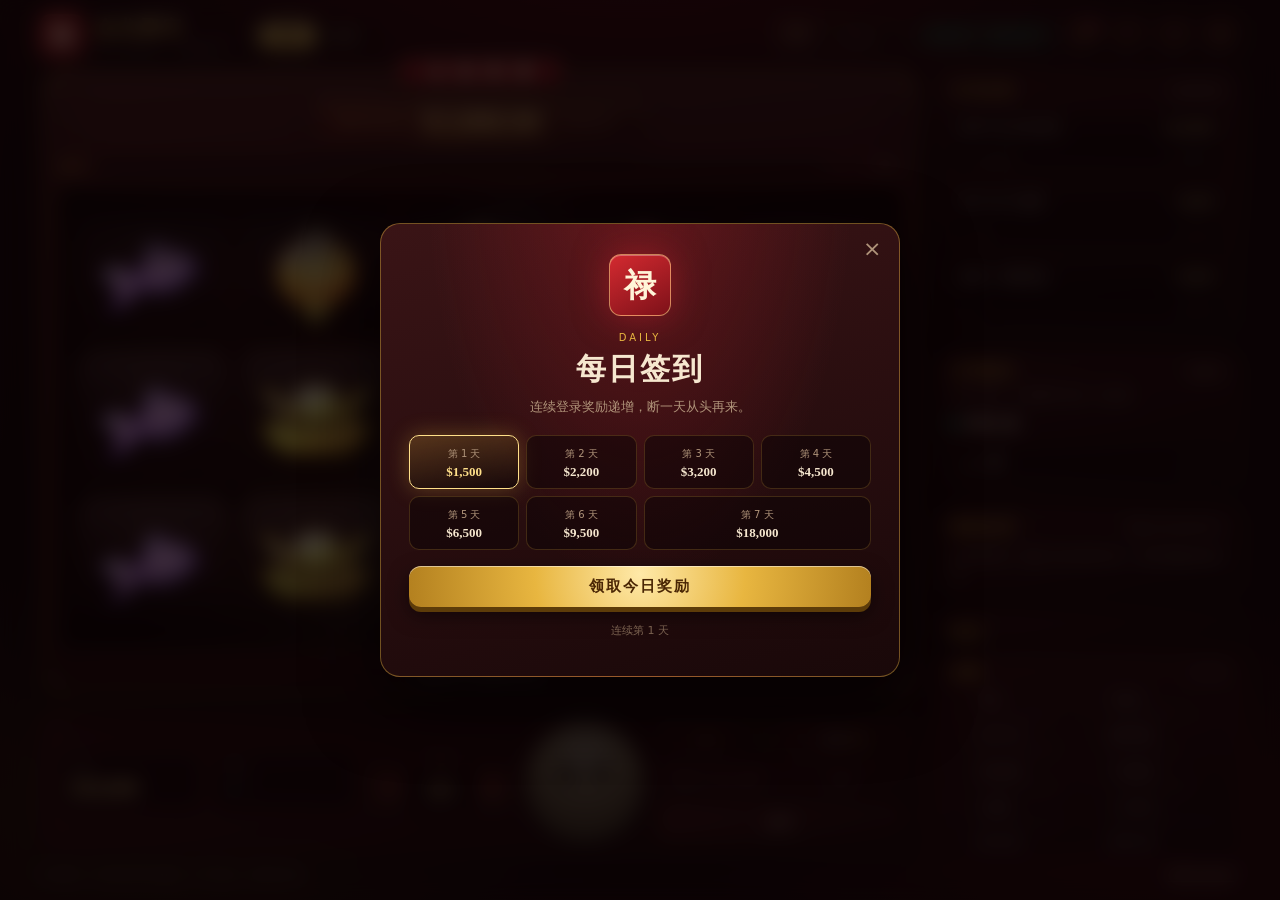
<file: index.html>
<!doctype html>
<html lang="zh-CN">
<head>
  <meta charset="utf-8">
  <meta name="viewport" content="width=device-width, initial-scale=1, viewport-fit=cover">
  <meta name="theme-color" content="#13070a">
  <meta name="description" content="金龙聚宝：5 轴 243 Ways 的虚拟金币老虎机，含神龙百搭、龙门免费游戏与聚宝盆玩法。不涉及任何真实货币。">
  <title>金龙聚宝 · 243 Ways</title>
  <script>
    /* 最早挂上的错误收集器：桌面版没有控制台，出问题时靠它把原因捞出来 */
    window.__bootErrors = [];
    window.addEventListener("error", function (e) {
      window.__bootErrors.push((e.message || "错误") + " @ " + (e.filename || "?") + ":" + (e.lineno || 0));
    });
  </script>
  <link rel="stylesheet" href="styles.css">
  <link rel="manifest" href="manifest.webmanifest">
  <link rel="icon" href="docs/images/icon-192.png">
  <link rel="apple-touch-icon" href="docs/images/icon-192.png">
  <meta name="apple-mobile-web-app-capable" content="yes">
  <meta name="mobile-web-app-capable" content="yes">
</head>
<body>
  <div class="lantern-layer" aria-hidden="true">
    <span class="lantern l1"></span><span class="lantern l2"></span>
    <span class="lantern r1"></span><span class="lantern r2"></span>
  </div>

  <!-- 全屏特效层：放射光在 UI 之下，金币与闪光在 UI 之上 -->
  <div id="fx-rays" aria-hidden="true"></div>
  <canvas id="fx-canvas" aria-hidden="true"></canvas>
  <div id="fx-vignette" aria-hidden="true"></div>
  <div id="fx-flash" aria-hidden="true"></div>

  <div class="shell">
    <header class="topbar">
      <div class="brand">
        <span class="brand-seal">龍</span>
        <span class="brand-text"><b>金龙聚宝</b><small>243 WAYS · 虚拟金币</small></span>
        <div class="mode-switch" id="mode-switch" role="group" aria-label="游戏模式">
          <button data-mode="normal" class="on">正常</button>
          <button data-mode="party">娱乐</button>
        </div>
      </div>
      <div class="topbar-right">
        <button class="level-chip" id="level-chip" title="贵宾厅段位">
          <span class="level-num"><b id="vip-chip-name">散客</b><small>Lv.<i id="level-value">1</i></small></span>
          <span class="level-track"><i id="level-fill"></i></span>
          <span class="level-xp" id="level-xp">0 / 150</span>
        </button>
        <span class="virtual-badge">虚拟金币 · 无真实货币</span>
        <button class="icon-btn" id="daily-btn" aria-label="每日签到" title="每日签到"><span class="ico-gift"></span><i class="dot" id="daily-dot"></i></button>
        <button class="icon-btn" id="sound-btn" aria-label="音效开关" title="音效"><span class="ico-sound"></span></button>
        <button class="icon-btn" id="music-btn" aria-label="音乐开关" title="音乐"><span class="ico-music"></span></button>
        <button class="icon-btn" id="settings-btn" aria-label="设置" title="设置"><span class="ico-gear"></span></button>
      </div>
    </header>

    <main class="layout">
      <section class="machine">
        <div class="machine-frame">
          <div class="frame-top">
            <span class="corner tl"></span><span class="corner tr"></span>
            <div class="plaque">金 龍 聚 寶</div>
          </div>

          <!-- 累积彩金：每一次付费旋转都在往里投钱，数字一直在涨 -->
          <div class="jackpot-bar" id="jackpot-bar">
            <span class="jackpot-label">累 积 彩 金</span>
            <b class="jackpot-value" id="jackpot-value">$0</b>
            <span class="jackpot-hint">三龙聚顶必中</span>
          </div>

          <!-- 龙气：只有长度和光，没有任何数字 -->
          <div class="charge-wrap">
            <span class="charge-label">龙气</span>
            <div class="charge-track" id="charge-track">
              <div class="charge-fill" id="charge-fill"></div>
              <div class="charge-scales" aria-hidden="true"></div>
            </div>
            <span class="charge-state" id="charge-state">静待</span>
          </div>

          <!-- 娱乐模式专属：滚雪球倍率 + 金龙狂暴倒数 -->
          <div class="party-bar" id="party-bar">
            <div class="snow-meter" id="snow-meter">
              <span class="snow-label">滚雪球</span>
              <div class="snow-steps" id="snow-steps"></div>
              <b class="snow-now" id="snow-now">1×</b>
            </div>
            <div class="rampage-chip" id="rampage-chip">
              <span class="rampage-ico">龙</span>
              <span>金龙狂暴 剩 <b id="rampage-left">0</b></span>
            </div>
          </div>

          <div class="stage" id="stage">
            <canvas id="reel-canvas"></canvas>
            <div class="stage-glass" aria-hidden="true"></div>

            <div class="free-hud" id="free-hud">
              <span>免费旋转 <b id="free-remaining">0</b></span>
              <span>倍率 <b id="free-multiplier">1×</b></span>
              <span>累计 <b id="free-total">0</b></span>
            </div>

            <div class="hold-hud" id="hold-hud">
              <span>重转 <b id="hold-respins">3</b></span>
              <span>已聚 <b id="hold-total">0</b></span>
            </div>

            <div class="banner" id="banner" aria-live="polite">
              <div class="banner-title" id="banner-title"></div>
              <div class="banner-amount" id="banner-amount"></div>
              <div class="banner-sub" id="banner-sub"></div>
            </div>
          </div>

          <div class="result-line" id="result-line" aria-live="polite">选择带入金额后开始</div>

          <div class="frame-bottom">
            <span class="corner bl"></span><span class="corner br"></span>
          </div>
        </div>

        <div class="controls">
          <div class="ctrl-group stat-group">
            <div class="stat">
              <span>金库</span><b id="wallet">0</b>
            </div>
            <div class="stat accent">
              <span>本局</span><b id="session">—</b>
            </div>
          </div>

          <div class="ctrl-group bet-group">
            <span class="ctrl-caption">下注</span>
            <div class="bet-stepper">
              <button class="step-btn" id="bet-down" aria-label="降低下注">−</button>
              <b id="bet-value">10</b>
              <button class="step-btn" id="bet-up" aria-label="提高下注">＋</button>
            </div>
          </div>

          <button class="spin-btn" id="spin-btn">
            <span class="spin-ring" aria-hidden="true"></span>
            <span class="spin-core"><b id="spin-label">旋 转</b><small id="spin-hint">SPACE</small></span>
          </button>

          <div class="ctrl-group side-group">
            <div class="auto-wrap">
              <button class="mini-btn" id="auto-btn"><b id="auto-label">自动</b></button>
              <select id="auto-select" aria-label="自动旋转次数">
                <option value="10">10</option>
                <option value="25">25</option>
                <option value="50">50</option>
                <option value="100">100</option>
              </select>
            </div>
            <button class="mini-btn" id="turbo-btn">快速 <b id="turbo-state">关</b></button>
            <button class="mini-btn buy-btn" id="buy-btn">买龙门 <b id="buy-price">$400</b></button>
            <button class="mini-btn" id="collect-btn">收手</button>
            <button class="mini-btn" id="paytable-btn">赔率</button>
          </div>
        </div>
      </section>

      <aside class="sidebar">
        <section class="panel">
          <div class="panel-head"><h2>今日任务</h2><span class="meta">完成即领赏</span></div>
          <div class="mission-list" id="mission-list"></div>
        </section>

        <section class="panel">
          <div class="panel-head"><h2><span id="mode-name">正常模式</span></h2><span class="meta">第 <b id="spin-count">0</b> 转</span></div>
          <div class="mode-tag" id="mode-tag"></div>
          <div class="mode-row"><span class="mode-dot"></span><b id="mode-label">等待入座</b></div>
          <div class="streak-row" id="streak-row"><span>连胜</span><b id="streak-value">0</b><small id="streak-best">最佳 0</small></div>
        </section>

        <section class="panel" id="board-panel">
          <div class="panel-head"><h2>最高纪录</h2><span class="meta">固定 $10,000 带入</span></div>
          <div class="board-list" id="board-list"></div>
        </section>

        <section class="panel grow">
          <div class="panel-head"><h2>战况</h2></div>
          <div class="log-list" id="log-list"><div class="log-empty">这里会记录每一次值得记住的旋转</div></div>
        </section>

        <section class="panel">
          <div class="panel-head"><h2>成就</h2><span class="meta" id="achievement-count">0 / 8</span></div>
          <div class="achievement-list" id="achievement-list"></div>
        </section>
      </aside>
    </main>

    <footer class="footer">
      <span>金龙聚宝 · 所有金币均为虚拟，不可充值、提现或兑换</span>
      <button class="link-btn" id="reset-save">重置本地进度</button>
    </footer>
  </div>

  <!-- 玩法触发的满屏特写 -->
  <div class="feature-card" id="feature-card" aria-live="polite">
    <div class="feature-inner">
      <div class="feature-title" id="feature-title"></div>
      <div class="feature-sub" id="feature-sub"></div>
      <div class="feature-meta" id="feature-meta"></div>
    </div>
  </div>

  <!-- 大奖结算 CG：真正打断游戏，必须玩家自己按「收下」才继续 -->
  <div class="cg" id="cg" role="dialog" aria-live="assertive" aria-modal="true">
    <div class="cg-rays" aria-hidden="true"></div>
    <div class="cg-frame">
      <div class="cg-kicker" id="cg-kicker"></div>
      <div class="cg-title" id="cg-title"></div>
      <div class="cg-amount" id="cg-amount">$0</div>
      <div class="cg-mult" id="cg-mult"></div>
      <div class="cg-lines" id="cg-lines"></div>
      <button class="cg-go" id="cg-go" data-silent="1">收 下</button>
      <div class="cg-hint" id="cg-hint">按「收下」或空格继续</div>
    </div>
  </div>

  <!-- 每日签到 -->
  <div class="modal-backdrop" id="daily-modal" role="dialog" aria-modal="true" aria-labelledby="daily-title">
    <div class="modal">
      <button class="modal-close" data-close="daily-modal" data-silent="1" aria-label="关闭">×</button>
      <div class="modal-seal">禄</div>
      <p class="eyebrow">DAILY</p>
      <h1 id="daily-title">每日签到</h1>
      <p class="modal-copy">连续登录奖励递增，断一天从头再来。</p>
      <div class="daily-grid" id="daily-grid"></div>
      <button class="primary-btn" id="daily-claim">领取今日奖励</button>
      <p class="modal-note" id="daily-note"></p>
    </div>
  </div>

  <!-- 买入 -->
  <div class="modal-backdrop" id="buyin-modal" role="dialog" aria-modal="true" aria-labelledby="buyin-title">
    <div class="modal buyin">
      <div class="modal-seal">財</div>
      <p class="eyebrow" id="buyin-mode">选 一 个 厅</p>
      <h1 id="buyin-title">入 座</h1>
      <div class="hall-picker" id="hall-picker">
        <button data-mode="normal">
          <b>正常模式</b>
          <small>认真配平过的一台机器</small>
          <em>RTP 96%</em>
          <span class="hall-amount" data-amount="normal">$10,000</span>
        </button>
        <button data-mode="party">
          <b>娱乐模式</b>
          <small>不讲道理 · 只讲爽</small>
          <em>RTP 228%</em>
          <span class="hall-amount" data-amount="party">$100,000</span>
        </button>
      </div>
      <p class="modal-copy" id="buyin-note"></p>
      <button class="primary-btn" id="buyin-go">入座</button>
      <p class="wallet-hint">金库余额 <strong id="buyin-wallet">0</strong></p>
      <button class="link-btn" id="topup-btn">领取虚拟金币</button>
    </div>
  </div>

  <!-- 贵宾厅 -->
  <div class="modal-backdrop" id="vip-modal" role="dialog" aria-modal="true" aria-labelledby="vip-title">
    <div class="modal vip-modal">
      <button class="modal-close" data-close="vip-modal" data-silent="1" aria-label="关闭">×</button>
      <p class="eyebrow">金龙国际 · 贵宾厅</p>
      <h2 id="vip-title">贵 宾 礼 遇</h2>
      <div class="vip-card" id="vip-card">
        <div class="vip-card-top">
          <span class="vip-card-brand">金龙聚宝 · VIP</span>
          <span class="vip-card-lv">Lv.<b id="vip-level">1</b></span>
        </div>
        <div class="vip-card-name" id="vip-name">散客</div>
        <div class="vip-card-perk" id="vip-perk">——</div>
        <div class="vip-card-foot"><span>累计流水</span><b id="vip-turnover">$0</b></div>
      </div>
      <div class="vip-progress">
        <div class="vip-progress-top"><span id="vip-next">距 熟客 还差 8 级</span><b id="vip-rebate">返水 0.0%</b></div>
        <div class="vip-track"><i id="vip-fill"></i></div>
        <div class="vip-progress-foot" id="vip-rebate-note">再流水 $20,000 结算一次洗码</div>
      </div>
      <div class="vip-ladder" id="vip-ladder"></div>
      <p class="modal-note">段位按累计流水（下注额）晋升，与输赢无关；娱乐模式流水按 2% 折算。洗码返水每满 $20,000 流水结算一次，直接发到金库。全部为虚拟金币。</p>
    </div>
  </div>

  <!-- 赔率 -->
  <div class="modal-backdrop" id="paytable-modal" role="dialog" aria-modal="true" aria-labelledby="paytable-title">
    <div class="modal wide">
      <button class="modal-close" data-close="paytable-modal" data-silent="1" aria-label="关闭">×</button>
      <p class="eyebrow">PAYTABLE</p>
      <h2 id="paytable-title">赔率与玩法</h2>
      <div class="modal-body" id="paytable-body"></div>
    </div>
  </div>

  <!-- 设置 -->
  <div class="modal-backdrop" id="settings-modal" role="dialog" aria-modal="true" aria-labelledby="settings-title">
    <div class="modal">
      <button class="modal-close" data-close="settings-modal" data-silent="1" aria-label="关闭">×</button>
      <p class="eyebrow">SETTINGS</p>
      <h2 id="settings-title">设置</h2>
      <label class="switch-row">
        <span><b>减少动态效果</b><small>关闭粒子、震屏与长动画</small></span>
        <input type="checkbox" id="opt-motion"><i></i>
      </label>
      <label class="switch-row">
        <span><b>跳过逐组展示</b><small>多组中奖时直接一次性高亮</small></span>
        <input type="checkbox" id="opt-quickwin"><i></i>
      </label>
      <p class="modal-note">进度只保存在这台设备的浏览器里，不会上传。</p>
      <p class="modal-note build-note">版本 <b id="build-stamp">—</b>　<button class="link-btn" id="force-update">强制更新到最新版</button></p>
    </div>
  </div>

  <div class="toast" id="toast" role="status"></div>

  <script src="js/config.js"></script>
  <script src="js/engine.js"></script>
  <script src="js/art.js"></script>
  <script src="js/audio.js"></script>
  <script src="js/fx.js"></script>
  <script src="js/render.js"></script>
  <script src="js/app.js"></script>
  <script>
    /* 把整个游戏缓存到本地：第二次打开瞬开，断网也能玩。
       file:// 和非安全上下文下没有 Service Worker，直接跳过。 */
    if ("serviceWorker" in navigator && location.protocol.indexOf("http") === 0) {
      window.addEventListener("load", function () {
        navigator.serviceWorker.register("sw.js").catch(function () { /* 装不上就当没有，不影响游戏 */ });
      });
    }
  </script>
</body>
</html>
</file>
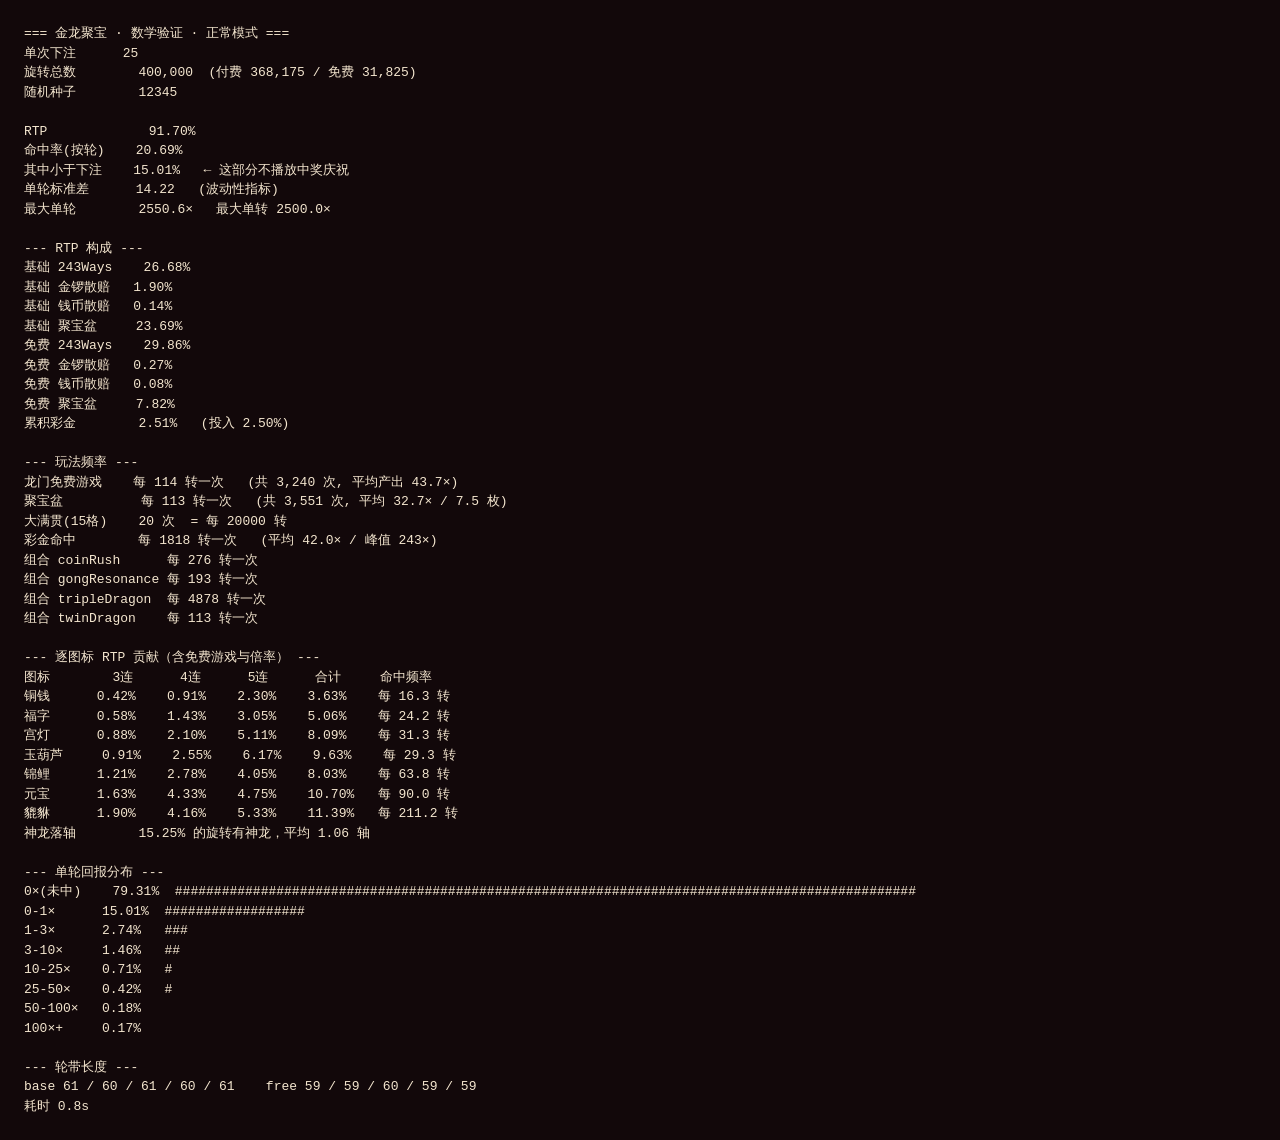
<file: tools/sim.html>
<!doctype html>
<html lang="zh-CN">
<head>
  <meta charset="utf-8">
  <title>金龙聚宝 · 数学验证</title>
  <style>
    body { margin: 0; padding: 24px; background: #12080a; color: #f4e6cf; font: 13px/1.5 ui-monospace, SFMono-Regular, Consolas, monospace; }
    pre { margin: 0; white-space: pre-wrap; }
  </style>
</head>
<body>
  <pre id="out">running…</pre>
  <script src="../js/config.js"></script>
  <script src="../js/engine.js"></script>
  <script src="sim.js"></script>
</body>
</html>
</file>
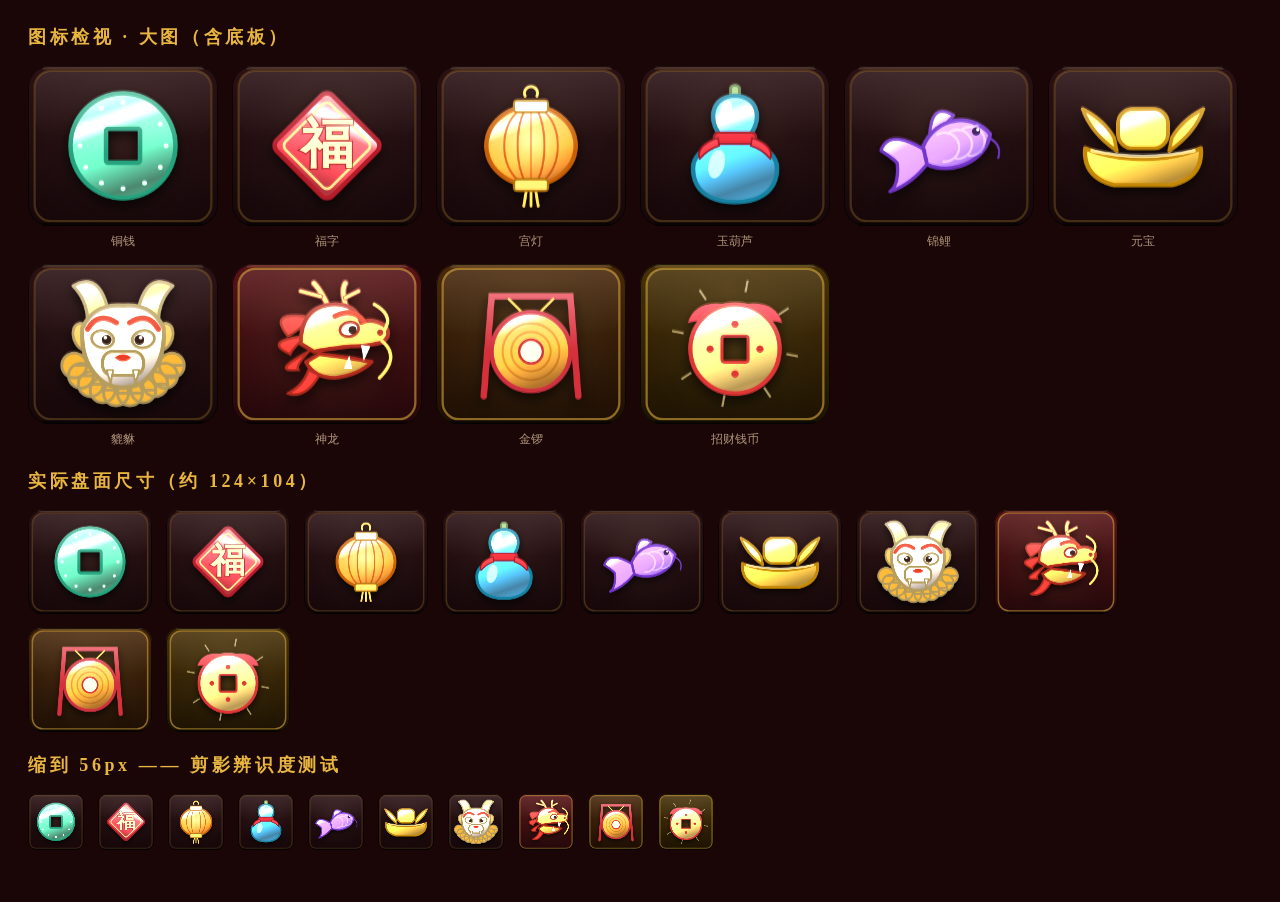
<file: tools/symbols.html>
<!doctype html>
<html lang="zh-CN">
<head>
  <meta charset="utf-8">
  <title>金龙聚宝 · 图标检视</title>
  <style>
    body { margin:0; padding:28px; background:#1a0607; color:#f6e7cf;
           font:14px/1.5 "PingFang SC","Microsoft YaHei",system-ui,sans-serif; }
    h1 { font:700 18px/1 "Noto Serif SC","Songti SC",serif; letter-spacing:.2em; color:#e8b640; margin:0 0 20px; }
    .row { display:flex; flex-wrap:wrap; gap:14px; margin-bottom:24px; }
    .cell { text-align:center; }
    .cell canvas { display:block; border-radius:14px; }
    .cell span { display:block; margin-top:6px; font-size:12px; color:#b0947a; }
    .small canvas { border-radius:8px; }
  </style>
</head>
<body>
  <h1>图标检视 · 大图（含底板）</h1>
  <div class="row" id="big"></div>
  <h1>实际盘面尺寸（约 124×104）</h1>
  <div class="row small" id="real"></div>
  <h1>缩到 56px —— 剪影辨识度测试</h1>
  <div class="row small" id="tiny"></div>

  <script src="../js/config.js"></script>
  <script src="../js/art.js"></script>
  <script>
    var C = window.ASTER_CONFIG, ART = window.ASTER_ART;
    var dpr = Math.min(window.devicePixelRatio || 1, 2);
    function sheet(hostId, w, h, label) {
      var host = document.getElementById(hostId);
      Object.keys(C.SYMBOLS).forEach(function (key) {
        var sym = C.SYMBOLS[key];
        var wrap = document.createElement("div");
        wrap.className = "cell";
        var cv = document.createElement("canvas");
        cv.width = w * dpr; cv.height = h * dpr;
        cv.style.width = w + "px"; cv.style.height = h + "px";
        var ctx = cv.getContext("2d");
        ctx.scale(dpr, dpr);
        var special = key === "W" ? "wild" : key === "S" ? "scatter" : key === "C" ? "coin" : null;
        ART.drawPlate(ctx, w, h, { special: special });
        ctx.save();
        ctx.translate(w / 2, h / 2);
        ART.drawSymbol(ctx, key, sym, Math.min(w, h) * 0.82);
        ctx.restore();
        wrap.appendChild(cv);
        if (label) { var s = document.createElement("span"); s.textContent = sym.name; wrap.appendChild(s); }
        host.appendChild(wrap);
      });
    }
    sheet("big", 190, 160, true);
    sheet("real", 124, 104, false);
    sheet("tiny", 56, 56, false);
  </script>
</body>
</html>
</file>
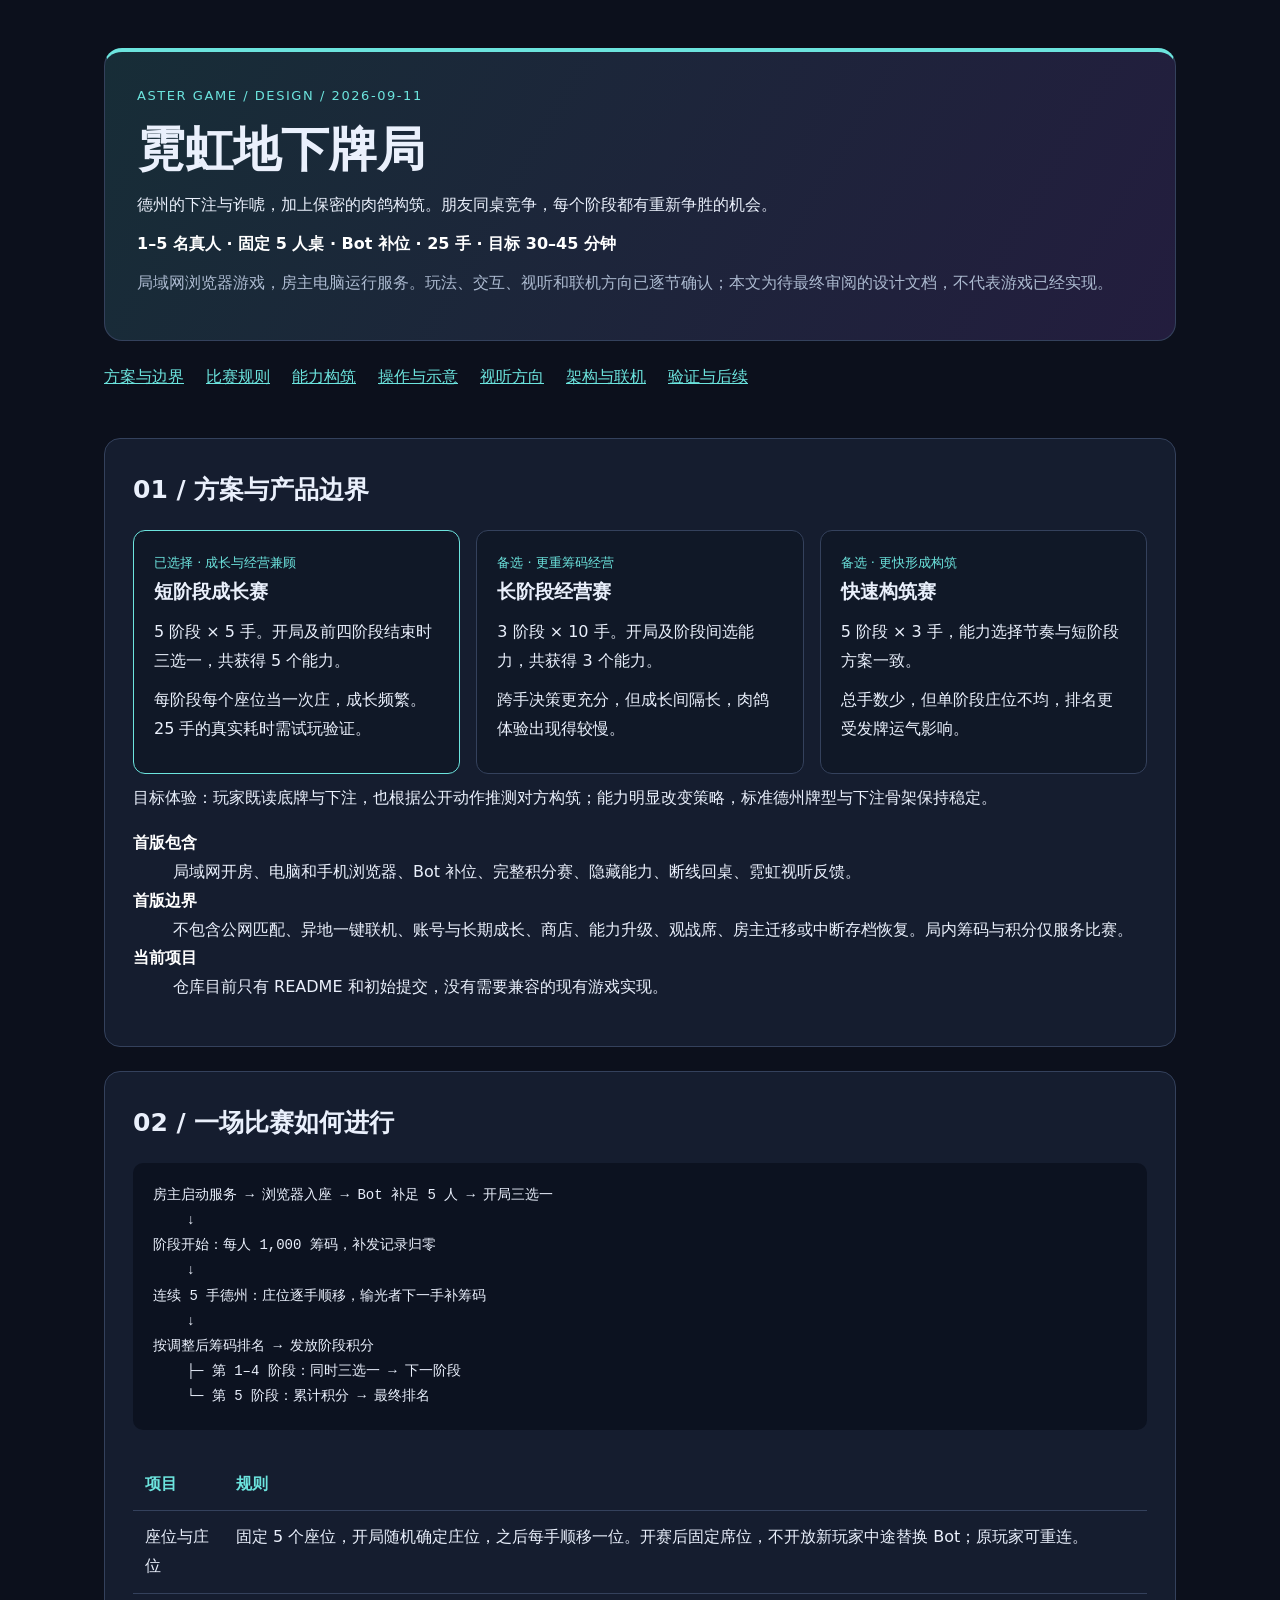
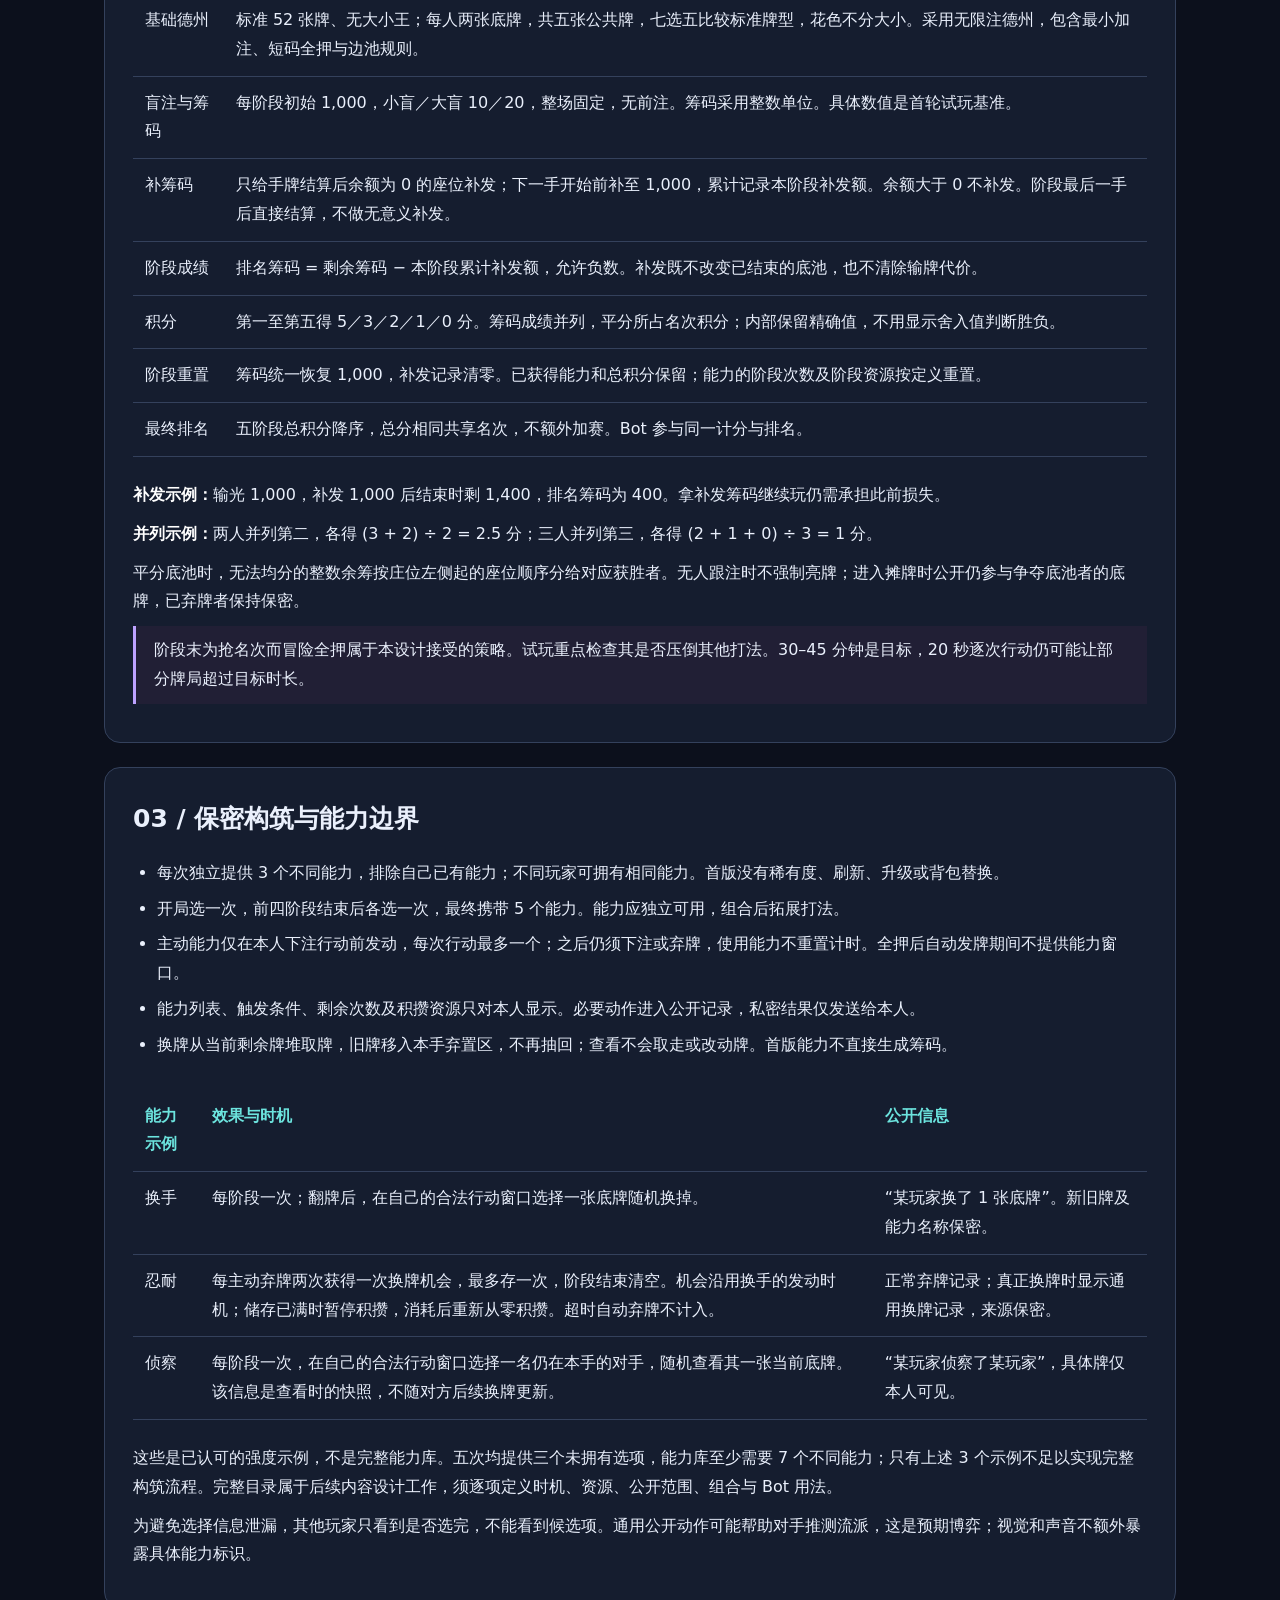
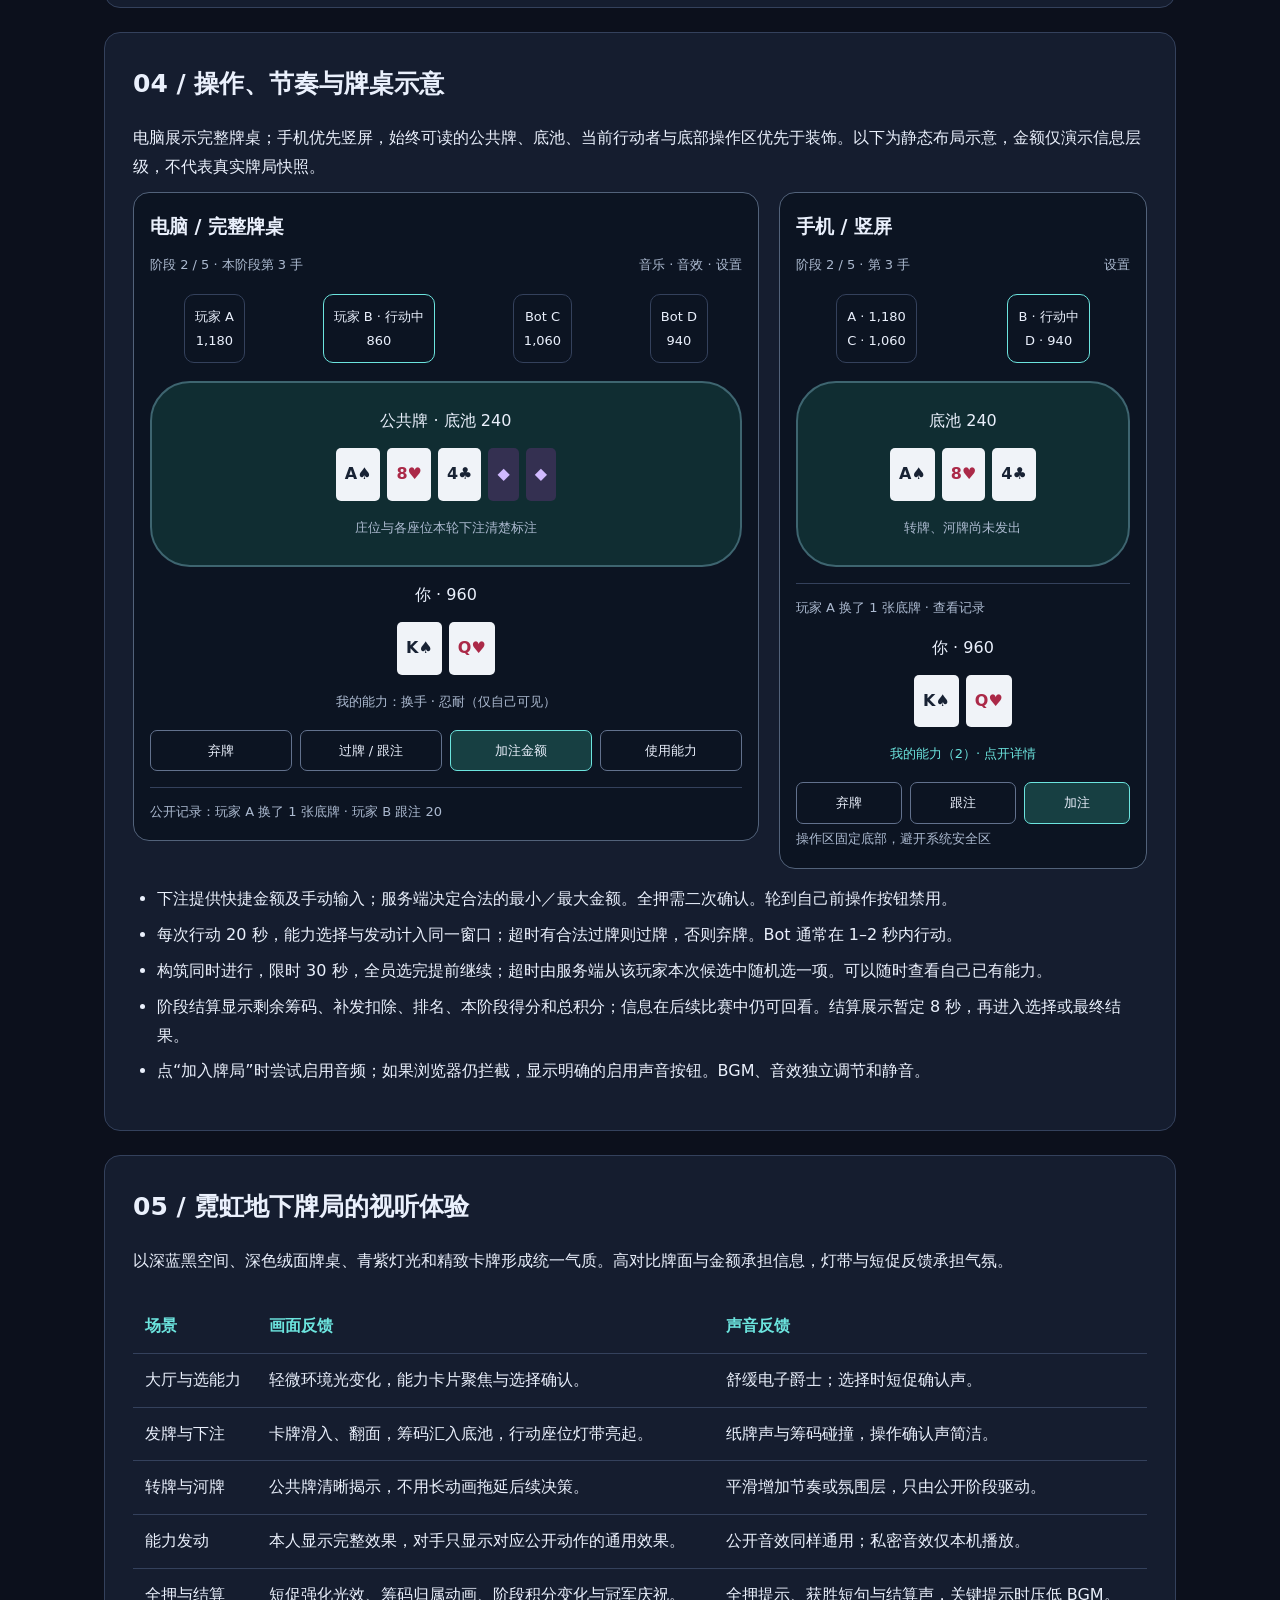
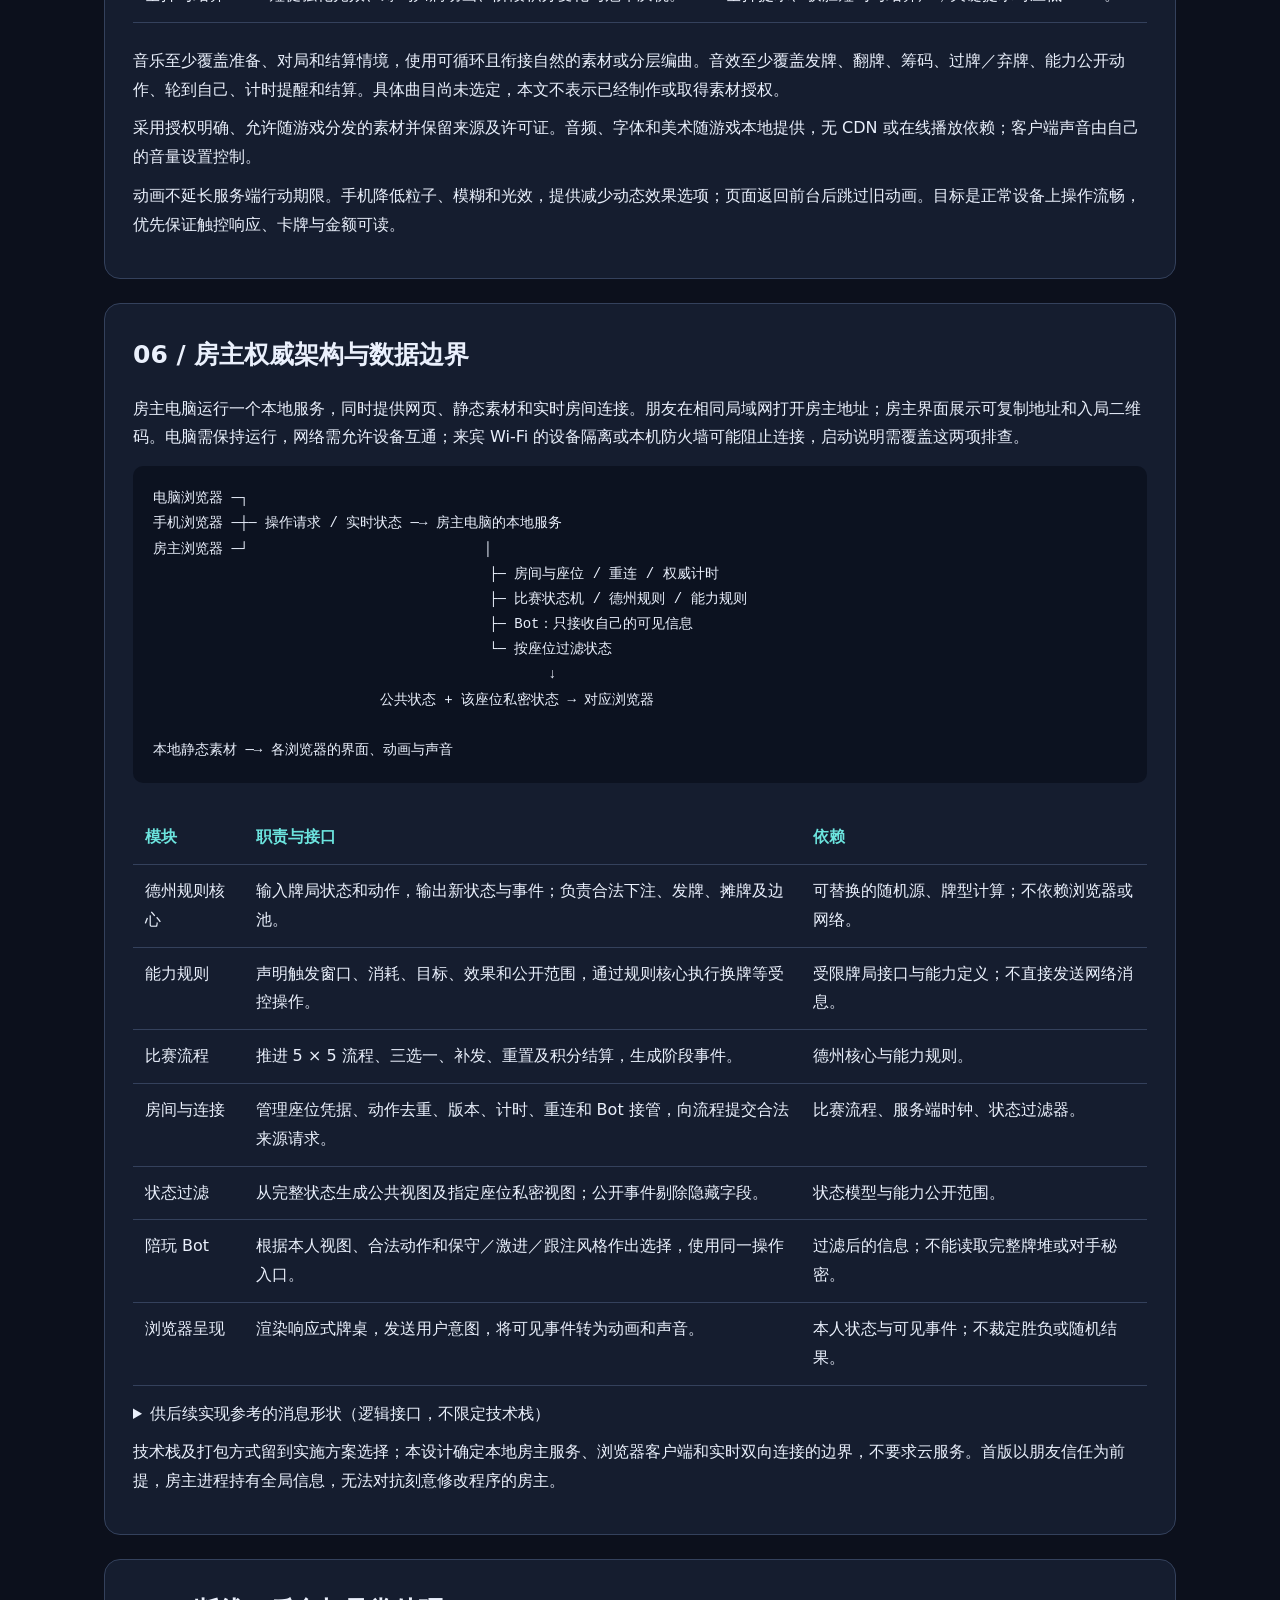
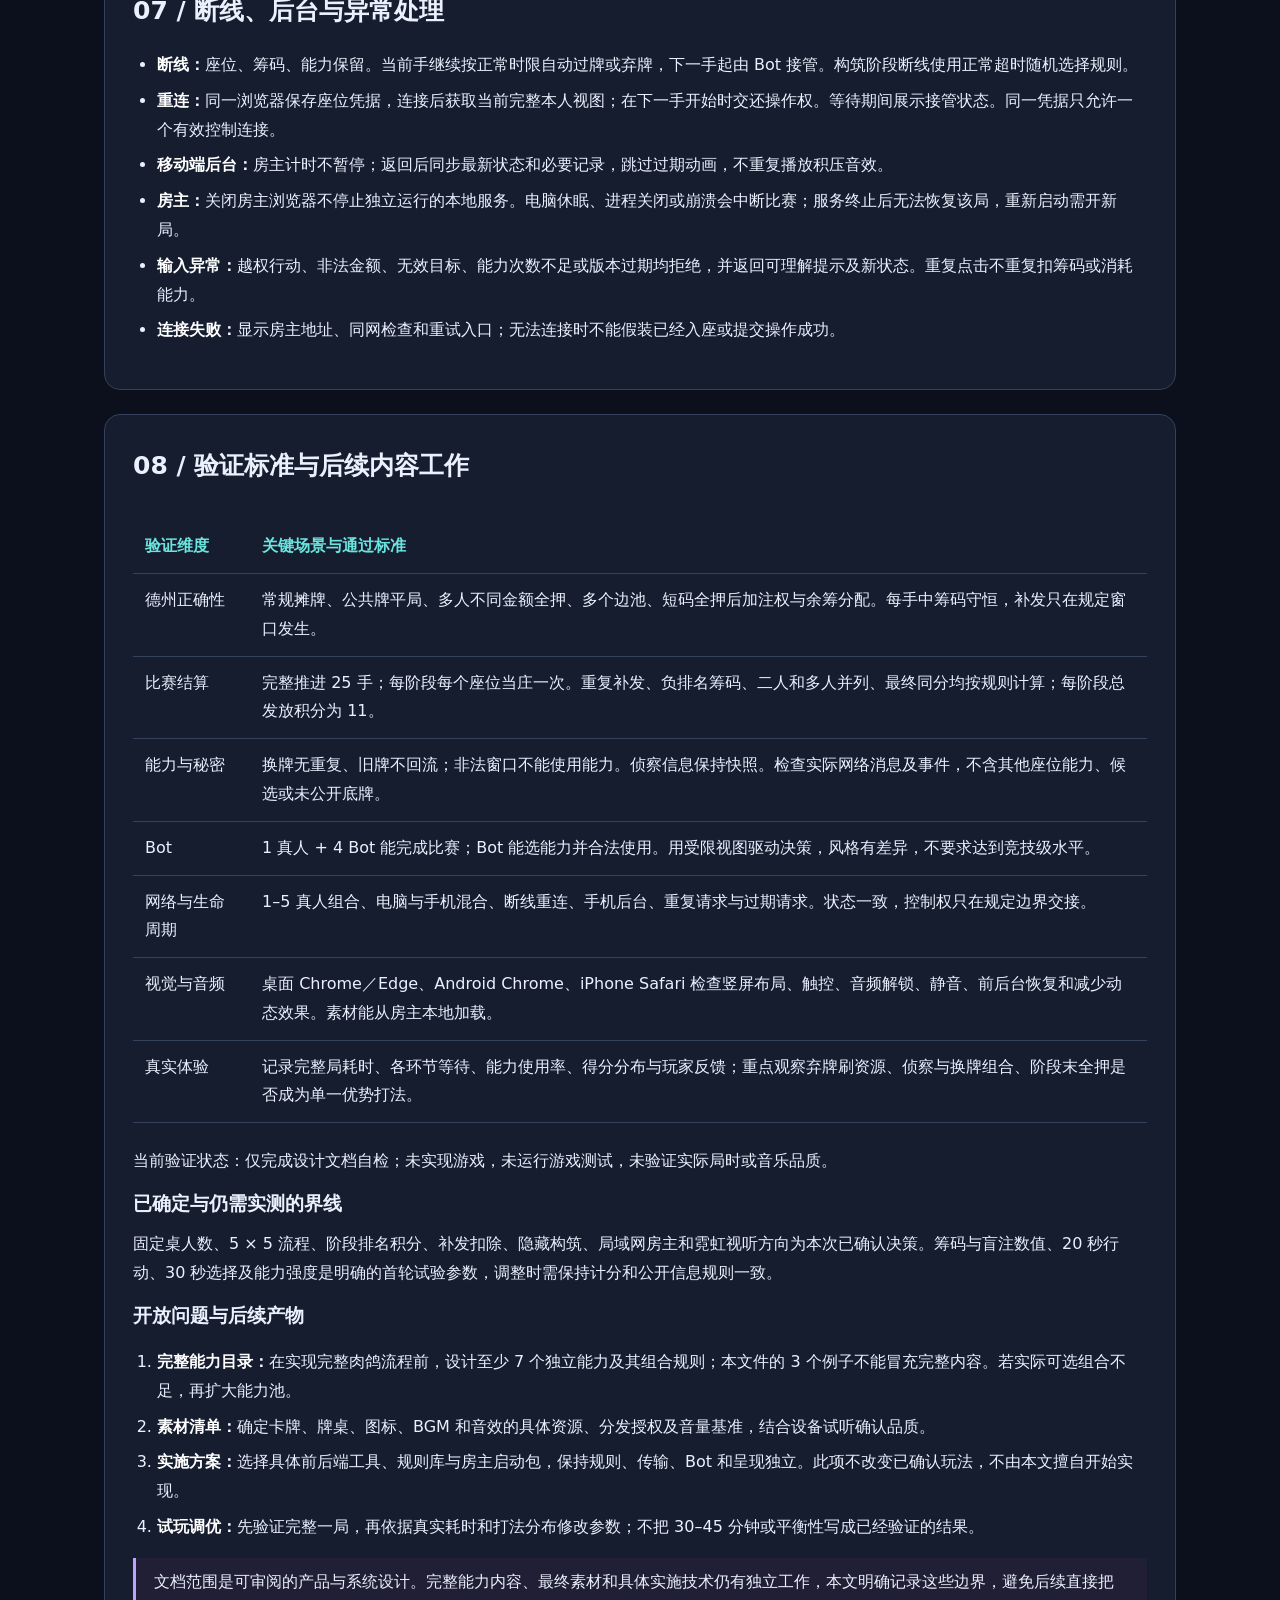
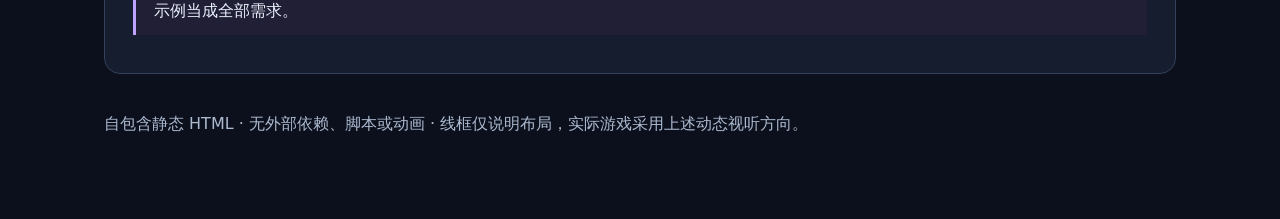
<file: docs/specs/2026-09-11-roguelike-holdem-design.html>
<!doctype html>
<html lang="zh-CN">
<head>
  <meta charset="utf-8">
  <meta name="viewport" content="width=device-width, initial-scale=1">
  <title>Aster Game · 霓虹地下牌局设计</title>
  <style>
    :root { color-scheme: dark; --bg:#0c101c; --panel:#151d2f; --text:#eaf0fc; --muted:#acbad0; --cyan:#6ce4de; --purple:#bda2ff; --line:#34415c; }
    * { box-sizing:border-box; }
    body { margin:0; background:var(--bg); color:var(--text); font:16px/1.8 system-ui,-apple-system,"Segoe UI","Microsoft YaHei",sans-serif; }
    main { max-width:1120px; margin:auto; padding:48px 24px 80px; }
    header { padding:32px; border:1px solid var(--line); border-top:4px solid var(--cyan); background:linear-gradient(120deg,#172d37,#231d3e); border-radius:18px; }
    h1 { font-size:clamp(30px,5vw,48px); line-height:1.25; margin:12px 0; } h2 { margin:0 0 18px; font-size:25px; } h3 { font-size:19px; margin:0 0 10px; }
    p { margin:10px 0; } a { color:var(--cyan); } strong { color:#fff; }
    .eyebrow { color:var(--cyan); letter-spacing:.12em; font-size:13px; } .muted, small { color:var(--muted); }
    nav { display:flex; flex-wrap:wrap; gap:10px 22px; padding:22px 0; }
    section { margin:24px 0; padding:28px; border:1px solid var(--line); border-radius:16px; background:var(--panel); }
    .grid { display:grid; grid-template-columns:repeat(3,minmax(0,1fr)); gap:16px; }
    .card { padding:20px; border:1px solid var(--line); border-radius:12px; background:#101827; }
    .selected { border-color:var(--cyan); } .tag { color:var(--cyan); font-size:13px; } .note { border-left:3px solid var(--purple); padding:10px 18px; background:#211f35; }
    .table-wrap { overflow-x:auto; } table { width:100%; border-collapse:collapse; margin:14px 0; text-align:left; } th,td { border-bottom:1px solid var(--line); padding:12px; vertical-align:top; } th { color:var(--cyan); }
    ul,ol { padding-left:24px; } li { margin:7px 0; } pre { white-space:pre-wrap; overflow-wrap:anywhere; padding:20px; background:#0c1220; border-radius:10px; font:14px/1.8 ui-monospace,Consolas,monospace; }
    .mockups { display:grid; grid-template-columns:1.7fr 1fr; gap:20px; align-items:start; }
    .wire { background:#0c1422; padding:16px; border:1px solid #52627a; border-radius:16px; } .wire-top { display:flex; justify-content:space-between; flex-wrap:wrap; gap:8px; font-size:13px; color:var(--muted); }
    .seats { display:flex; justify-content:space-around; gap:10px; margin:18px 0; } .seat { border:1px solid var(--line); border-radius:10px; padding:10px; text-align:center; font-size:13px; } .active { border-color:var(--cyan); }
    .felt { background:#102d32; border:2px solid #3e6570; border-radius:40px; padding:24px 12px; text-align:center; }
    .cards { display:flex; justify-content:center; gap:7px; margin:12px 0; } .playing-card { display:inline-block; border-radius:5px; background:#f0f3f8; color:#182234; padding:12px 9px; font-weight:700; } .red { color:#ab2948; } .back { color:#d1baff; background:#343051; }
    .actions { display:flex; flex-wrap:wrap; gap:8px; margin-top:14px; } .action { flex:1; padding:8px; text-align:center; border:1px solid #62718d; border-radius:7px; font-size:13px; } .primary { background:#173f42; border-color:var(--cyan); }
    .log { font-size:13px; color:var(--muted); border-top:1px solid var(--line); margin-top:16px; padding-top:12px; } .own { margin-top:14px; text-align:center; } footer { color:var(--muted); padding-top:12px; }
    @media(max-width:760px) { main { padding:20px 12px 48px; } section,header { padding:20px; } .grid,.mockups { grid-template-columns:1fr; } th,td { min-width:110px; padding:9px; } }
    @media print { :root { color-scheme:light; } body,section,header,.card { background:white; color:#172033; } strong,h1,h2,h3 { color:#172033; } section { break-inside:avoid; } nav { display:none; } }
  </style>
</head>
<body>
<main>
  <header>
    <div class="eyebrow">ASTER GAME / DESIGN / 2026-09-11</div>
    <h1>霓虹地下牌局</h1>
    <p>德州的下注与诈唬，加上保密的肉鸽构筑。朋友同桌竞争，每个阶段都有重新争胜的机会。</p>
    <p><strong>1–5 名真人 · 固定 5 人桌 · Bot 补位 · 25 手 · 目标 30–45 分钟</strong></p>
    <p class="muted">局域网浏览器游戏，房主电脑运行服务。玩法、交互、视听和联机方向已逐节确认；本文为待最终审阅的设计文档，不代表游戏已经实现。</p>
  </header>
  <nav aria-label="文档导航"><a href="#decisions">方案与边界</a><a href="#loop">比赛规则</a><a href="#abilities">能力构筑</a><a href="#experience">操作与示意</a><a href="#av">视听方向</a><a href="#architecture">架构与联机</a><a href="#validation">验证与后续</a></nav>

  <section id="decisions">
    <h2>01 / 方案与产品边界</h2>
    <div class="grid">
      <article class="card selected"><div class="tag">已选择 · 成长与经营兼顾</div><h3>短阶段成长赛</h3><p>5 阶段 × 5 手。开局及前四阶段结束时三选一，共获得 5 个能力。</p><p>每阶段每个座位当一次庄，成长频繁。25 手的真实耗时需试玩验证。</p></article>
      <article class="card"><div class="tag">备选 · 更重筹码经营</div><h3>长阶段经营赛</h3><p>3 阶段 × 10 手。开局及阶段间选能力，共获得 3 个能力。</p><p>跨手决策更充分，但成长间隔长，肉鸽体验出现得较慢。</p></article>
      <article class="card"><div class="tag">备选 · 更快形成构筑</div><h3>快速构筑赛</h3><p>5 阶段 × 3 手，能力选择节奏与短阶段方案一致。</p><p>总手数少，但单阶段庄位不均，排名更受发牌运气影响。</p></article>
    </div>
    <p>目标体验：玩家既读底牌与下注，也根据公开动作推测对方构筑；能力明显改变策略，标准德州牌型与下注骨架保持稳定。</p>
    <dl>
      <dt><strong>首版包含</strong></dt><dd>局域网开房、电脑和手机浏览器、Bot 补位、完整积分赛、隐藏能力、断线回桌、霓虹视听反馈。</dd>
      <dt><strong>首版边界</strong></dt><dd>不包含公网匹配、异地一键联机、账号与长期成长、商店、能力升级、观战席、房主迁移或中断存档恢复。局内筹码与积分仅服务比赛。</dd>
      <dt><strong>当前项目</strong></dt><dd>仓库目前只有 README 和初始提交，没有需要兼容的现有游戏实现。</dd>
    </dl>
  </section>

  <section id="loop">
    <h2>02 / 一场比赛如何进行</h2>
    <pre>房主启动服务 → 浏览器入座 → Bot 补足 5 人 → 开局三选一
    ↓
阶段开始：每人 1,000 筹码，补发记录归零
    ↓
连续 5 手德州：庄位逐手顺移，输光者下一手补筹码
    ↓
按调整后筹码排名 → 发放阶段积分
    ├─ 第 1–4 阶段：同时三选一 → 下一阶段
    └─ 第 5 阶段：累计积分 → 最终排名</pre>
    <div class="table-wrap"><table><thead><tr><th>项目</th><th>规则</th></tr></thead><tbody>
      <tr><td>座位与庄位</td><td>固定 5 个座位，开局随机确定庄位，之后每手顺移一位。开赛后固定席位，不开放新玩家中途替换 Bot；原玩家可重连。</td></tr>
      <tr><td>基础德州</td><td>标准 52 张牌、无大小王；每人两张底牌，共五张公共牌，七选五比较标准牌型，花色不分大小。采用无限注德州，包含最小加注、短码全押与边池规则。</td></tr>
      <tr><td>盲注与筹码</td><td>每阶段初始 1,000，小盲／大盲 10／20，整场固定，无前注。筹码采用整数单位。具体数值是首轮试玩基准。</td></tr>
      <tr><td>补筹码</td><td>只给手牌结算后余额为 0 的座位补发；下一手开始前补至 1,000，累计记录本阶段补发额。余额大于 0 不补发。阶段最后一手后直接结算，不做无意义补发。</td></tr>
      <tr><td>阶段成绩</td><td>排名筹码 = 剩余筹码 − 本阶段累计补发额，允许负数。补发既不改变已结束的底池，也不清除输牌代价。</td></tr>
      <tr><td>积分</td><td>第一至第五得 5／3／2／1／0 分。筹码成绩并列，平分所占名次积分；内部保留精确值，不用显示舍入值判断胜负。</td></tr>
      <tr><td>阶段重置</td><td>筹码统一恢复 1,000，补发记录清零。已获得能力和总积分保留；能力的阶段次数及阶段资源按定义重置。</td></tr>
      <tr><td>最终排名</td><td>五阶段总积分降序，总分相同共享名次，不额外加赛。Bot 参与同一计分与排名。</td></tr>
    </tbody></table></div>
    <p><strong>补发示例：</strong>输光 1,000，补发 1,000 后结束时剩 1,400，排名筹码为 400。拿补发筹码继续玩仍需承担此前损失。</p>
    <p><strong>并列示例：</strong>两人并列第二，各得 (3 + 2) ÷ 2 = 2.5 分；三人并列第三，各得 (2 + 1 + 0) ÷ 3 = 1 分。</p>
    <p>平分底池时，无法均分的整数余筹按庄位左侧起的座位顺序分给对应获胜者。无人跟注时不强制亮牌；进入摊牌时公开仍参与争夺底池者的底牌，已弃牌者保持保密。</p>
    <p class="note">阶段末为抢名次而冒险全押属于本设计接受的策略。试玩重点检查其是否压倒其他打法。30–45 分钟是目标，20 秒逐次行动仍可能让部分牌局超过目标时长。</p>
  </section>

  <section id="abilities">
    <h2>03 / 保密构筑与能力边界</h2>
    <ul>
      <li>每次独立提供 3 个不同能力，排除自己已有能力；不同玩家可拥有相同能力。首版没有稀有度、刷新、升级或背包替换。</li>
      <li>开局选一次，前四阶段结束后各选一次，最终携带 5 个能力。能力应独立可用，组合后拓展打法。</li>
      <li>主动能力仅在本人下注行动前发动，每次行动最多一个；之后仍须下注或弃牌，使用能力不重置计时。全押后自动发牌期间不提供能力窗口。</li>
      <li>能力列表、触发条件、剩余次数及积攒资源只对本人显示。必要动作进入公开记录，私密结果仅发送给本人。</li>
      <li>换牌从当前剩余牌堆取牌，旧牌移入本手弃置区，不再抽回；查看不会取走或改动牌。首版能力不直接生成筹码。</li>
    </ul>
    <div class="table-wrap"><table><thead><tr><th>能力示例</th><th>效果与时机</th><th>公开信息</th></tr></thead><tbody>
      <tr><td>换手</td><td>每阶段一次；翻牌后，在自己的合法行动窗口选择一张底牌随机换掉。</td><td>“某玩家换了 1 张底牌”。新旧牌及能力名称保密。</td></tr>
      <tr><td>忍耐</td><td>每主动弃牌两次获得一次换牌机会，最多存一次，阶段结束清空。机会沿用换手的发动时机；储存已满时暂停积攒，消耗后重新从零积攒。超时自动弃牌不计入。</td><td>正常弃牌记录；真正换牌时显示通用换牌记录，来源保密。</td></tr>
      <tr><td>侦察</td><td>每阶段一次，在自己的合法行动窗口选择一名仍在本手的对手，随机查看其一张当前底牌。该信息是查看时的快照，不随对方后续换牌更新。</td><td>“某玩家侦察了某玩家”，具体牌仅本人可见。</td></tr>
    </tbody></table></div>
    <p>这些是已认可的强度示例，不是完整能力库。五次均提供三个未拥有选项，能力库至少需要 7 个不同能力；只有上述 3 个示例不足以实现完整构筑流程。完整目录属于后续内容设计工作，须逐项定义时机、资源、公开范围、组合与 Bot 用法。</p>
    <p>为避免选择信息泄漏，其他玩家只看到是否选完，不能看到候选项。通用公开动作可能帮助对手推测流派，这是预期博弈；视觉和声音不额外暴露具体能力标识。</p>
  </section>

  <section id="experience">
    <h2>04 / 操作、节奏与牌桌示意</h2>
    <p>电脑展示完整牌桌；手机优先竖屏，始终可读的公共牌、底池、当前行动者与底部操作区优先于装饰。以下为静态布局示意，金额仅演示信息层级，不代表真实牌局快照。</p>
    <div class="mockups">
      <article class="wire" aria-label="电脑版牌桌线框">
        <h3>电脑 / 完整牌桌</h3><div class="wire-top"><span>阶段 2 / 5 · 本阶段第 3 手</span><span>音乐 · 音效 · 设置</span></div>
        <div class="seats"><div class="seat">玩家 A<br>1,180</div><div class="seat active">玩家 B · 行动中<br>860</div><div class="seat">Bot C<br>1,060</div><div class="seat">Bot D<br>940</div></div>
        <div class="felt"><span>公共牌 · 底池 240</span><div class="cards"><span class="playing-card">A♠</span><span class="playing-card red">8♥</span><span class="playing-card">4♣</span><span class="playing-card back">◆</span><span class="playing-card back">◆</span></div><small>庄位与各座位本轮下注清楚标注</small></div>
        <div class="own">你 · 960<div class="cards"><span class="playing-card">K♠</span><span class="playing-card red">Q♥</span></div><small>我的能力：换手 · 忍耐（仅自己可见）</small></div>
        <div class="actions"><span class="action">弃牌</span><span class="action">过牌 / 跟注</span><span class="action primary">加注金额</span><span class="action">使用能力</span></div>
        <div class="log">公开记录：玩家 A 换了 1 张底牌 · 玩家 B 跟注 20</div>
      </article>
      <article class="wire" aria-label="手机版牌桌线框">
        <h3>手机 / 竖屏</h3><div class="wire-top"><span>阶段 2 / 5 · 第 3 手</span><span>设置</span></div>
        <div class="seats"><div class="seat">A · 1,180<br>C · 1,060</div><div class="seat active">B · 行动中<br>D · 940</div></div>
        <div class="felt">底池 240<div class="cards"><span class="playing-card">A♠</span><span class="playing-card red">8♥</span><span class="playing-card">4♣</span></div><small>转牌、河牌尚未发出</small></div>
        <p class="log">玩家 A 换了 1 张底牌 · 查看记录</p><div class="own">你 · 960<div class="cards"><span class="playing-card">K♠</span><span class="playing-card red">Q♥</span></div><span class="tag">我的能力（2）· 点开详情</span></div>
        <div class="actions"><span class="action">弃牌</span><span class="action">跟注</span><span class="action primary">加注</span></div><small>操作区固定底部，避开系统安全区</small>
      </article>
    </div>
    <ul>
      <li>下注提供快捷金额及手动输入；服务端决定合法的最小／最大金额。全押需二次确认。轮到自己前操作按钮禁用。</li>
      <li>每次行动 20 秒，能力选择与发动计入同一窗口；超时有合法过牌则过牌，否则弃牌。Bot 通常在 1–2 秒内行动。</li>
      <li>构筑同时进行，限时 30 秒，全员选完提前继续；超时由服务端从该玩家本次候选中随机选一项。可以随时查看自己已有能力。</li>
      <li>阶段结算显示剩余筹码、补发扣除、排名、本阶段得分和总积分；信息在后续比赛中仍可回看。结算展示暂定 8 秒，再进入选择或最终结果。</li>
      <li>点“加入牌局”时尝试启用音频；如果浏览器仍拦截，显示明确的启用声音按钮。BGM、音效独立调节和静音。</li>
    </ul>
  </section>

  <section id="av">
    <h2>05 / 霓虹地下牌局的视听体验</h2>
    <p>以深蓝黑空间、深色绒面牌桌、青紫灯光和精致卡牌形成统一气质。高对比牌面与金额承担信息，灯带与短促反馈承担气氛。</p>
    <div class="table-wrap"><table><thead><tr><th>场景</th><th>画面反馈</th><th>声音反馈</th></tr></thead><tbody>
      <tr><td>大厅与选能力</td><td>轻微环境光变化，能力卡片聚焦与选择确认。</td><td>舒缓电子爵士；选择时短促确认声。</td></tr>
      <tr><td>发牌与下注</td><td>卡牌滑入、翻面，筹码汇入底池，行动座位灯带亮起。</td><td>纸牌声与筹码碰撞，操作确认声简洁。</td></tr>
      <tr><td>转牌与河牌</td><td>公共牌清晰揭示，不用长动画拖延后续决策。</td><td>平滑增加节奏或氛围层，只由公开阶段驱动。</td></tr>
      <tr><td>能力发动</td><td>本人显示完整效果，对手只显示对应公开动作的通用效果。</td><td>公开音效同样通用；私密音效仅本机播放。</td></tr>
      <tr><td>全押与结算</td><td>短促强化光效、筹码归属动画、阶段积分变化与冠军庆祝。</td><td>全押提示、获胜短句与结算声，关键提示时压低 BGM。</td></tr>
    </tbody></table></div>
    <p>音乐至少覆盖准备、对局和结算情境，使用可循环且衔接自然的素材或分层编曲。音效至少覆盖发牌、翻牌、筹码、过牌／弃牌、能力公开动作、轮到自己、计时提醒和结算。具体曲目尚未选定，本文不表示已经制作或取得素材授权。</p>
    <p>采用授权明确、允许随游戏分发的素材并保留来源及许可证。音频、字体和美术随游戏本地提供，无 CDN 或在线播放依赖；客户端声音由自己的音量设置控制。</p>
    <p>动画不延长服务端行动期限。手机降低粒子、模糊和光效，提供减少动态效果选项；页面返回前台后跳过旧动画。目标是正常设备上操作流畅，优先保证触控响应、卡牌与金额可读。</p>
  </section>

  <section id="architecture">
    <h2>06 / 房主权威架构与数据边界</h2>
    <p>房主电脑运行一个本地服务，同时提供网页、静态素材和实时房间连接。朋友在相同局域网打开房主地址；房主界面展示可复制地址和入局二维码。电脑需保持运行，网络需允许设备互通；来宾 Wi-Fi 的设备隔离或本机防火墙可能阻止连接，启动说明需覆盖这两项排查。</p>
    <pre>电脑浏览器 ─┐
手机浏览器 ─┼─ 操作请求 / 实时状态 ─→ 房主电脑的本地服务
房主浏览器 ─┘                            │
                                        ├─ 房间与座位 / 重连 / 权威计时
                                        ├─ 比赛状态机 / 德州规则 / 能力规则
                                        ├─ Bot：只接收自己的可见信息
                                        └─ 按座位过滤状态
                                               ↓
                           公共状态 + 该座位私密状态 → 对应浏览器

本地静态素材 ─→ 各浏览器的界面、动画与声音</pre>
    <div class="table-wrap"><table><thead><tr><th>模块</th><th>职责与接口</th><th>依赖</th></tr></thead><tbody>
      <tr><td>德州规则核心</td><td>输入牌局状态和动作，输出新状态与事件；负责合法下注、发牌、摊牌及边池。</td><td>可替换的随机源、牌型计算；不依赖浏览器或网络。</td></tr>
      <tr><td>能力规则</td><td>声明触发窗口、消耗、目标、效果和公开范围，通过规则核心执行换牌等受控操作。</td><td>受限牌局接口与能力定义；不直接发送网络消息。</td></tr>
      <tr><td>比赛流程</td><td>推进 5 × 5 流程、三选一、补发、重置及积分结算，生成阶段事件。</td><td>德州核心与能力规则。</td></tr>
      <tr><td>房间与连接</td><td>管理座位凭据、动作去重、版本、计时、重连和 Bot 接管，向流程提交合法来源请求。</td><td>比赛流程、服务端时钟、状态过滤器。</td></tr>
      <tr><td>状态过滤</td><td>从完整状态生成公共视图及指定座位私密视图；公开事件剔除隐藏字段。</td><td>状态模型与能力公开范围。</td></tr>
      <tr><td>陪玩 Bot</td><td>根据本人视图、合法动作和保守／激进／跟注风格作出选择，使用同一操作入口。</td><td>过滤后的信息；不能读取完整牌堆或对手秘密。</td></tr>
      <tr><td>浏览器呈现</td><td>渲染响应式牌桌，发送用户意图，将可见事件转为动画和声音。</td><td>本人状态与可见事件；不裁定胜负或随机结果。</td></tr>
    </tbody></table></div>
    <details><summary>供后续实现参考的消息形状（逻辑接口，不限定技术栈）</summary><pre>ActionRequest { actionId, expectedVersion, actionType, payload }
  座位身份由连接凭据确定，不能信任客户端声称的 seatId。

SeatSnapshot { version, phase, deadline, publicState, selfState }
  publicState: 座位、筹码、下注、公共牌、底池、公开动作、积分。
  selfState: 本人底牌、能力、次数、资源、私密查看结果、候选能力。

ActionResult { actionId, accepted, errorCode, currentVersion }
  重复 actionId 返回既有结果；过期或非法请求不产生副作用。

VisibleEvent { version, eventType, publicPayload, recipientPrivatePayload }
  每个收件人的消息独立构造，禁止把全局秘密装进前端隐藏字段。</pre></details>
    <p>技术栈及打包方式留到实施方案选择；本设计确定本地房主服务、浏览器客户端和实时双向连接的边界，不要求云服务。首版以朋友信任为前提，房主进程持有全局信息，无法对抗刻意修改程序的房主。</p>
  </section>

  <section id="recovery">
    <h2>07 / 断线、后台与异常处理</h2>
    <ul>
      <li><strong>断线：</strong>座位、筹码、能力保留。当前手继续按正常时限自动过牌或弃牌，下一手起由 Bot 接管。构筑阶段断线使用正常超时随机选择规则。</li>
      <li><strong>重连：</strong>同一浏览器保存座位凭据，连接后获取当前完整本人视图；在下一手开始时交还操作权。等待期间展示接管状态。同一凭据只允许一个有效控制连接。</li>
      <li><strong>移动端后台：</strong>房主计时不暂停；返回后同步最新状态和必要记录，跳过过期动画，不重复播放积压音效。</li>
      <li><strong>房主：</strong>关闭房主浏览器不停止独立运行的本地服务。电脑休眠、进程关闭或崩溃会中断比赛；服务终止后无法恢复该局，重新启动需开新局。</li>
      <li><strong>输入异常：</strong>越权行动、非法金额、无效目标、能力次数不足或版本过期均拒绝，并返回可理解提示及新状态。重复点击不重复扣筹码或消耗能力。</li>
      <li><strong>连接失败：</strong>显示房主地址、同网检查和重试入口；无法连接时不能假装已经入座或提交操作成功。</li>
    </ul>
  </section>

  <section id="validation">
    <h2>08 / 验证标准与后续内容工作</h2>
    <div class="table-wrap"><table><thead><tr><th>验证维度</th><th>关键场景与通过标准</th></tr></thead><tbody>
      <tr><td>德州正确性</td><td>常规摊牌、公共牌平局、多人不同金额全押、多个边池、短码全押后加注权与余筹分配。每手中筹码守恒，补发只在规定窗口发生。</td></tr>
      <tr><td>比赛结算</td><td>完整推进 25 手；每阶段每个座位当庄一次。重复补发、负排名筹码、二人和多人并列、最终同分均按规则计算；每阶段总发放积分为 11。</td></tr>
      <tr><td>能力与秘密</td><td>换牌无重复、旧牌不回流；非法窗口不能使用能力。侦察信息保持快照。检查实际网络消息及事件，不含其他座位能力、候选或未公开底牌。</td></tr>
      <tr><td>Bot</td><td>1 真人 + 4 Bot 能完成比赛；Bot 能选能力并合法使用。用受限视图驱动决策，风格有差异，不要求达到竞技级水平。</td></tr>
      <tr><td>网络与生命周期</td><td>1–5 真人组合、电脑与手机混合、断线重连、手机后台、重复请求与过期请求。状态一致，控制权只在规定边界交接。</td></tr>
      <tr><td>视觉与音频</td><td>桌面 Chrome／Edge、Android Chrome、iPhone Safari 检查竖屏布局、触控、音频解锁、静音、前后台恢复和减少动态效果。素材能从房主本地加载。</td></tr>
      <tr><td>真实体验</td><td>记录完整局耗时、各环节等待、能力使用率、得分分布与玩家反馈；重点观察弃牌刷资源、侦察与换牌组合、阶段末全押是否成为单一优势打法。</td></tr>
    </tbody></table></div>
    <p>当前验证状态：仅完成设计文档自检；未实现游戏，未运行游戏测试，未验证实际局时或音乐品质。</p>
    <h3>已确定与仍需实测的界线</h3>
    <p>固定桌人数、5 × 5 流程、阶段排名积分、补发扣除、隐藏构筑、局域网房主和霓虹视听方向为本次已确认决策。筹码与盲注数值、20 秒行动、30 秒选择及能力强度是明确的首轮试验参数，调整时需保持计分和公开信息规则一致。</p>
    <h3>开放问题与后续产物</h3>
    <ol>
      <li><strong>完整能力目录：</strong>在实现完整肉鸽流程前，设计至少 7 个独立能力及其组合规则；本文件的 3 个例子不能冒充完整内容。若实际可选组合不足，再扩大能力池。</li>
      <li><strong>素材清单：</strong>确定卡牌、牌桌、图标、BGM 和音效的具体资源、分发授权及音量基准，结合设备试听确认品质。</li>
      <li><strong>实施方案：</strong>选择具体前后端工具、规则库与房主启动包，保持规则、传输、Bot 和呈现独立。此项不改变已确认玩法，不由本文擅自开始实现。</li>
      <li><strong>试玩调优：</strong>先验证完整一局，再依据真实耗时和打法分布修改参数；不把 30–45 分钟或平衡性写成已经验证的结果。</li>
    </ol>
    <p class="note">文档范围是可审阅的产品与系统设计。完整能力内容、最终素材和具体实施技术仍有独立工作，本文明确记录这些边界，避免后续直接把示例当成全部需求。</p>
  </section>
  <footer>自包含静态 HTML · 无外部依赖、脚本或动画 · 线框仅说明布局，实际游戏采用上述动态视听方向。</footer>
</main>
</body>
</html>
</file>
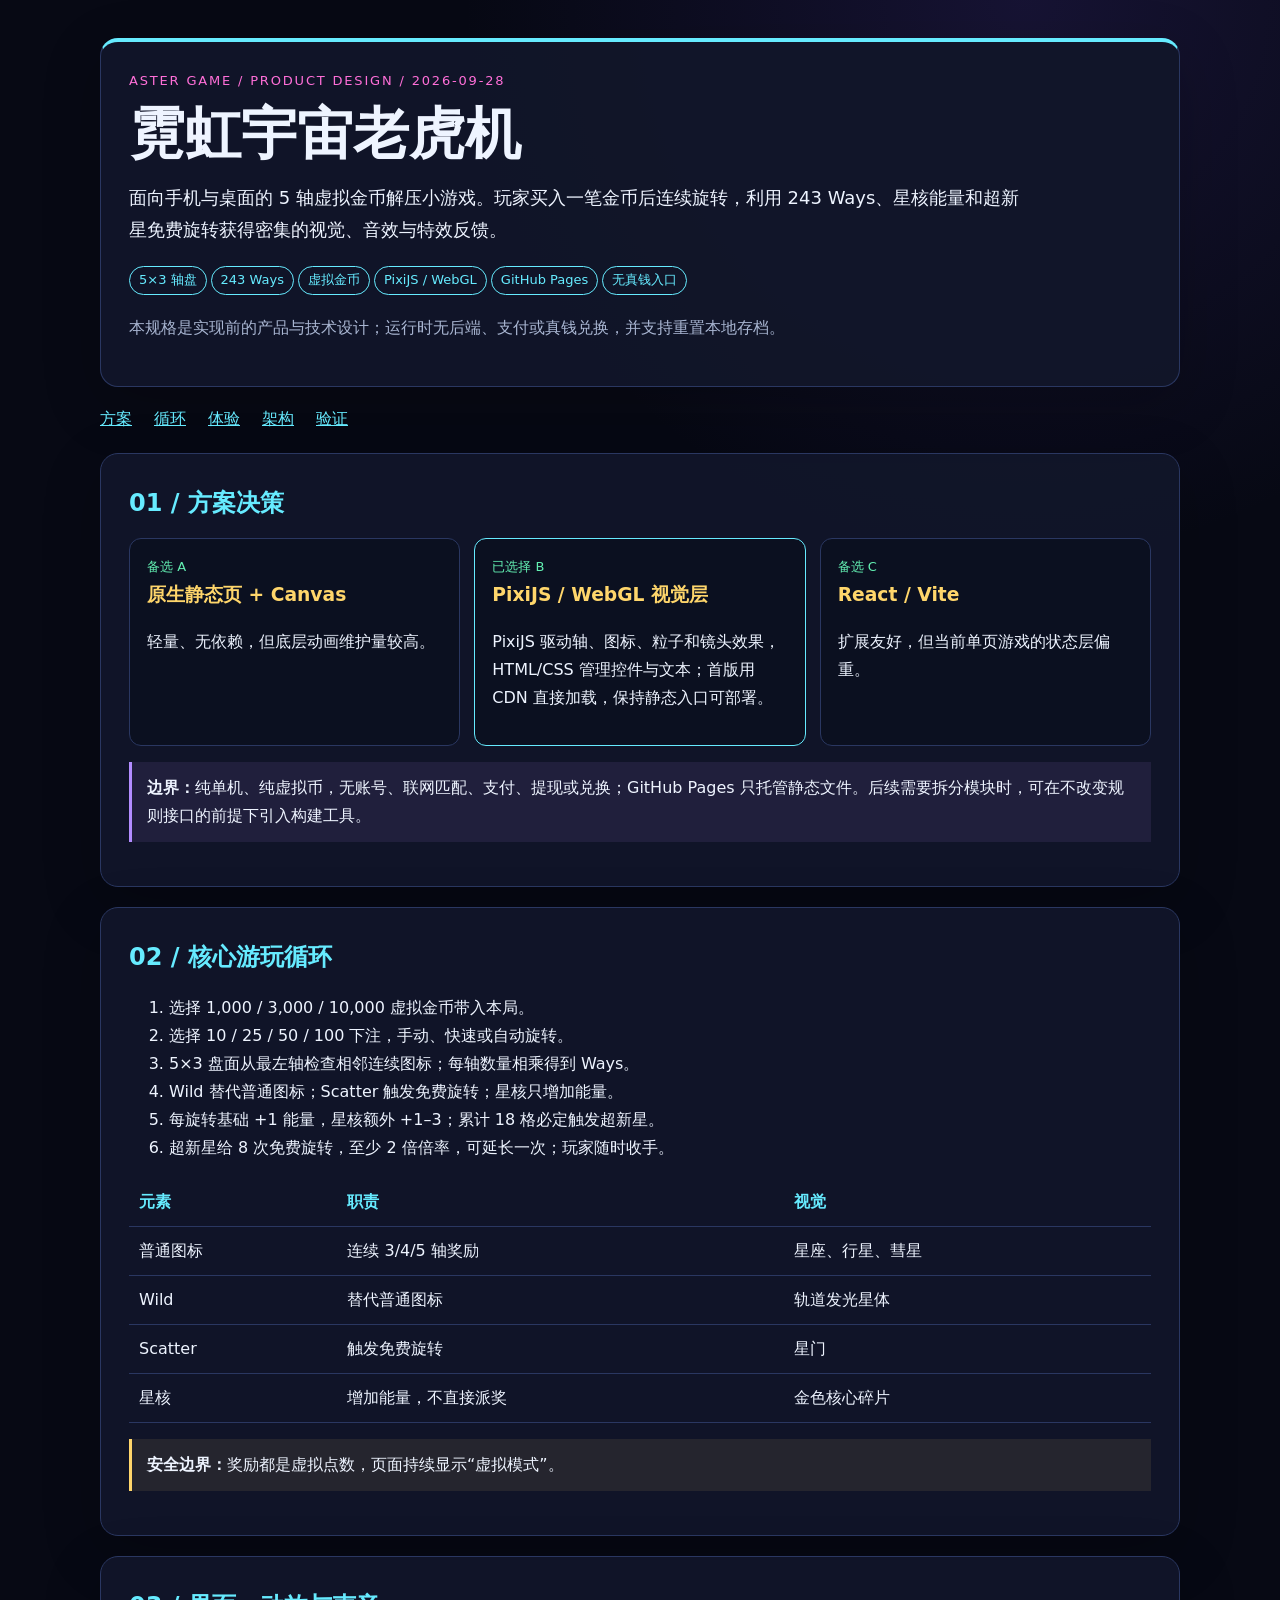
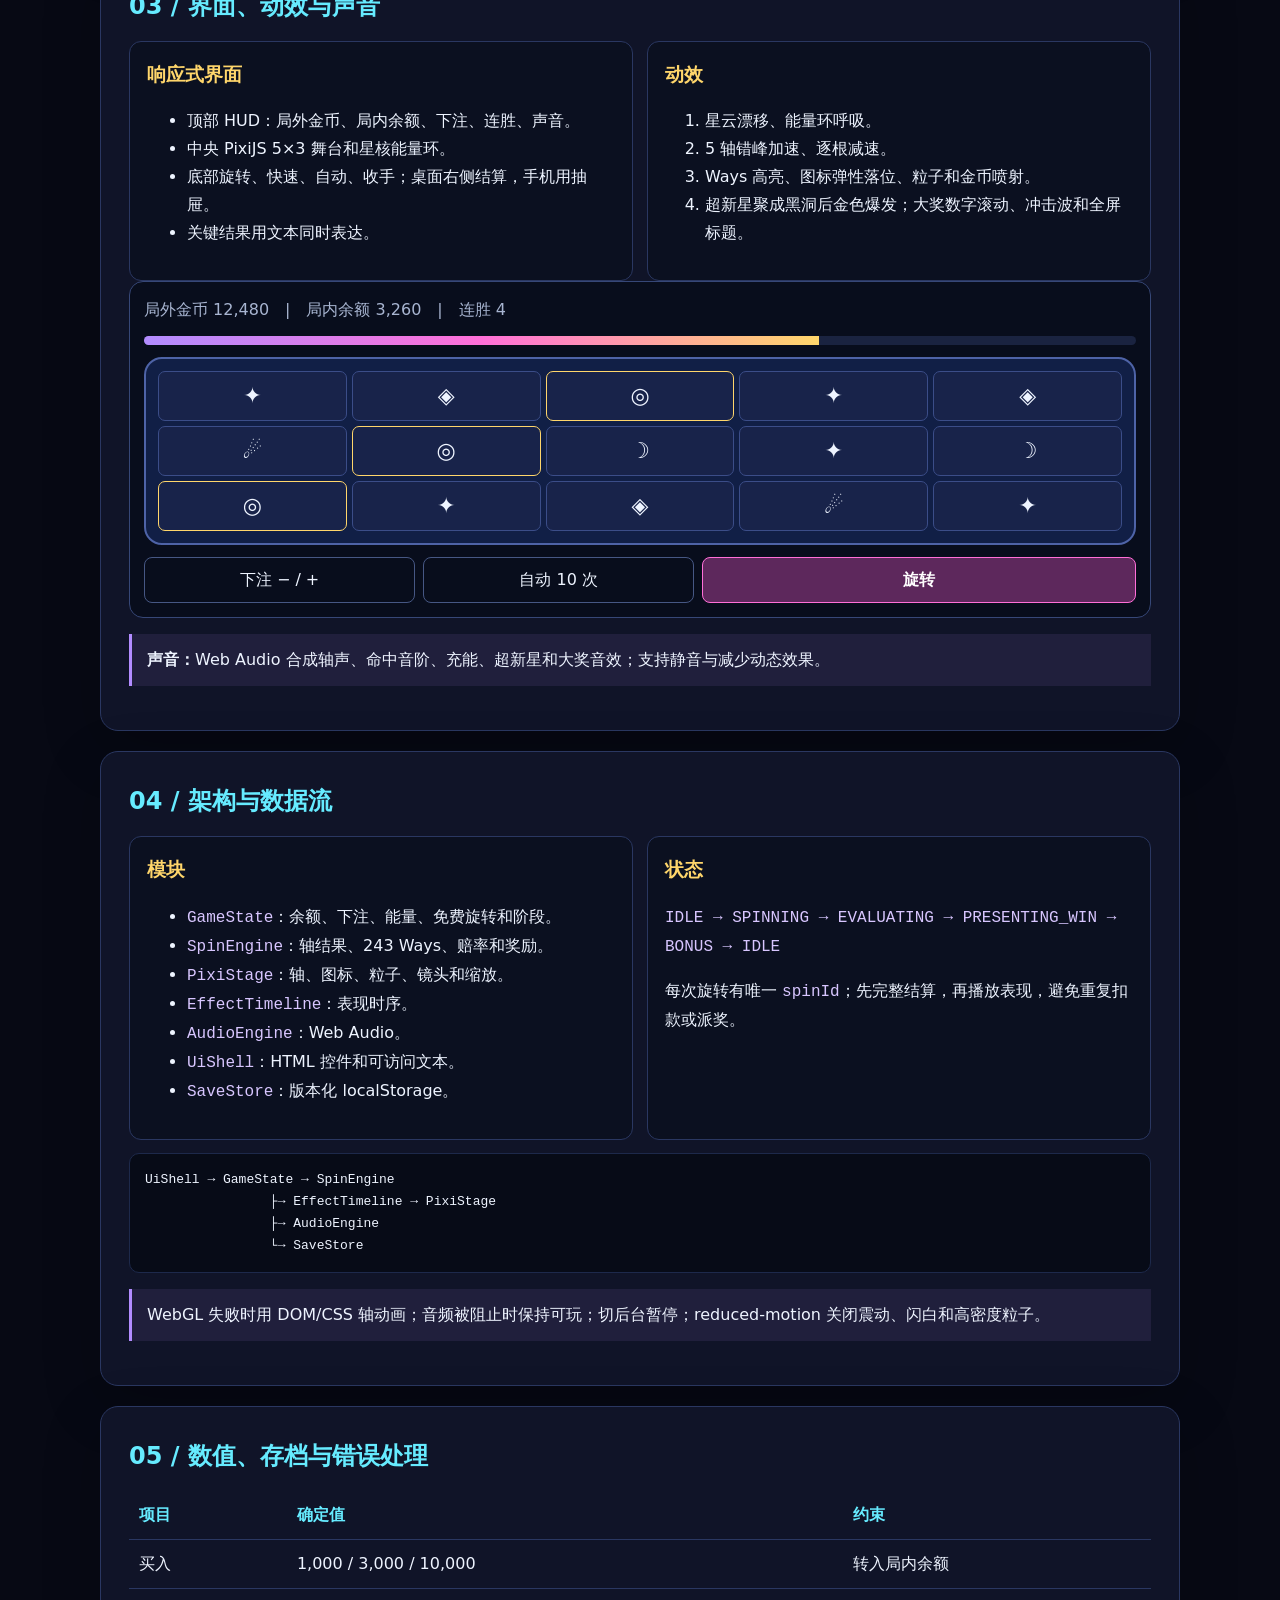
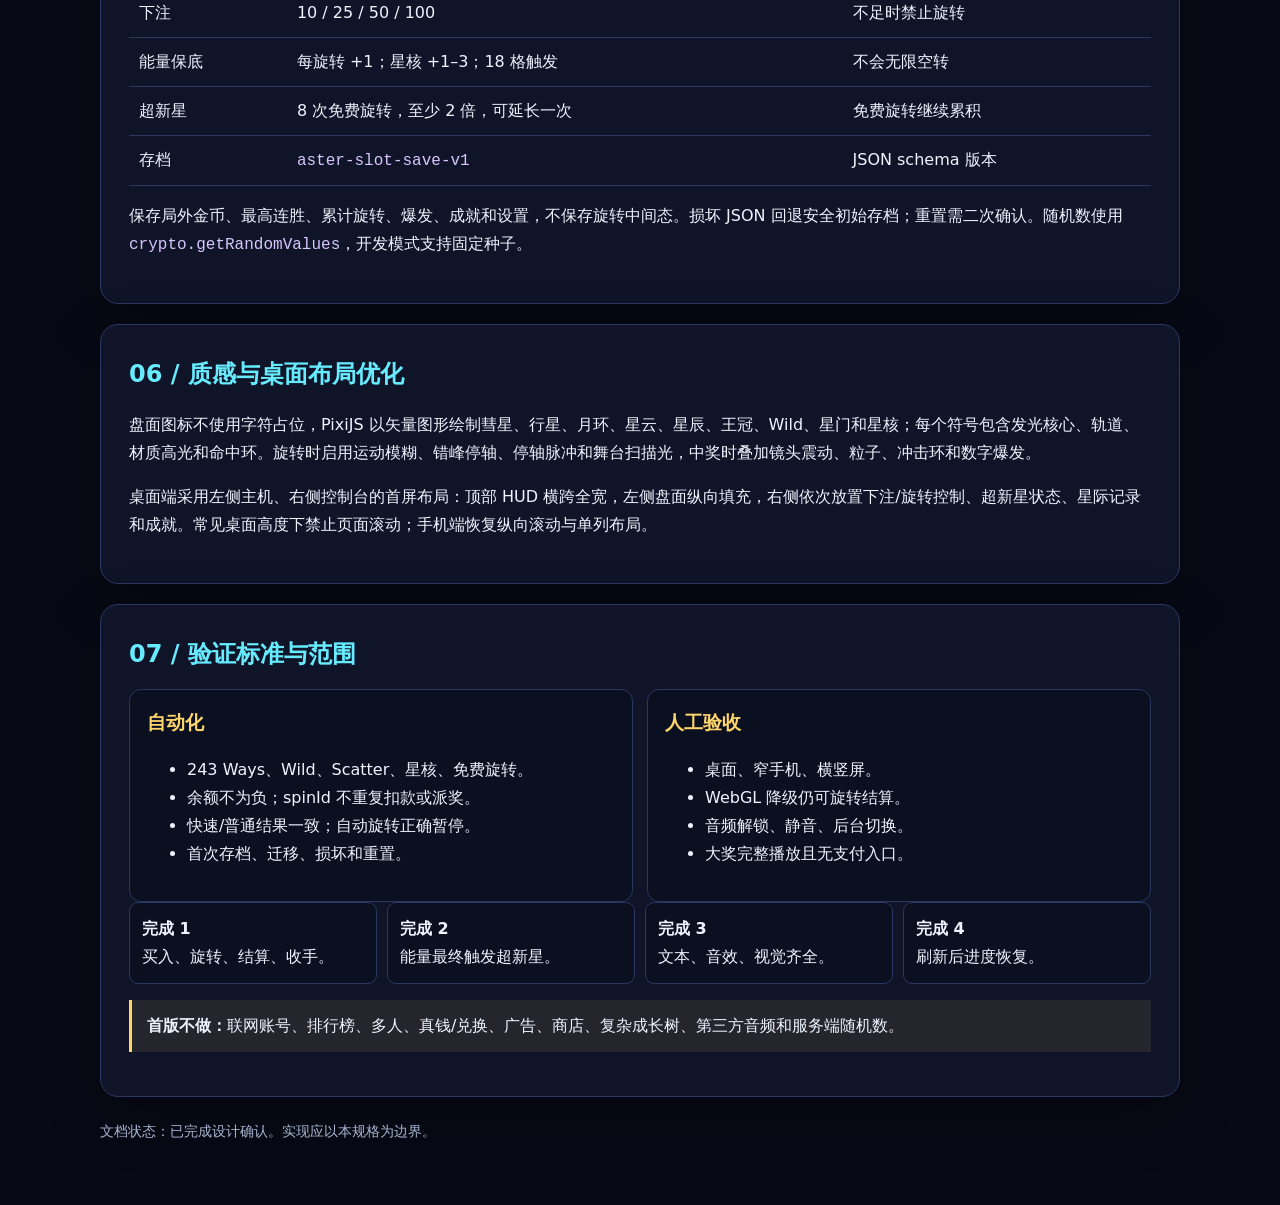
<file: docs/specs/2026-09-28-neon-cosmic-slots-design.html>
﻿<!doctype html>
<html lang="zh-CN">
<head>
<meta charset="utf-8"><meta name="viewport" content="width=device-width,initial-scale=1">
<title>Aster Game｜霓虹宇宙老虎机设计规格</title>
<style>
:root{color-scheme:dark;--bg:#070914;--panel:#11162a;--line:#2a3761;--text:#eef4ff;--muted:#a8b5d1;--cyan:#66ebff;--violet:#b28cff;--pink:#ff6fd8;--gold:#ffd66b}
*{box-sizing:border-box}body{margin:0;background:radial-gradient(circle at 80% 0%,#42308b44,transparent 35rem),var(--bg);color:var(--text);font:16px/1.75 system-ui,-apple-system,"Segoe UI","Microsoft YaHei",sans-serif}main{max-width:1120px;margin:auto;padding:38px 20px 70px}header,section{border:1px solid var(--line);border-radius:18px;background:#11162af2;box-shadow:0 18px 60px #0003;padding:28px;margin-top:20px}header{border-top:4px solid var(--cyan);margin-top:0}h1{font-size:clamp(32px,6vw,56px);line-height:1.1;margin:10px 0}h2{color:var(--cyan);margin:0 0 14px}h3{color:var(--gold);margin:0 0 8px}.eyebrow{color:var(--pink);letter-spacing:.14em;font-size:13px}.muted{color:var(--muted)}.lede{font-size:18px;max-width:900px}.badge{display:inline-block;border:1px solid var(--cyan);border-radius:99px;color:var(--cyan);padding:2px 9px;margin:3px 4px 3px 0;font-size:13px}nav{display:flex;gap:12px 22px;flex-wrap:wrap;padding:18px 0 0}a{color:var(--cyan)}.grid{display:grid;grid-template-columns:repeat(3,1fr);gap:14px}.two{grid-template-columns:repeat(2,1fr)}.card{background:#0b1020;border:1px solid var(--line);border-radius:12px;padding:17px}.selected{border-color:var(--cyan)}.tag{color:#63f0b2;font-size:13px}.note,.warning{padding:12px 15px;border-left:3px solid var(--violet);background:#b28cff18}.warning{border-color:var(--gold);background:#ffd66b16}table{width:100%;border-collapse:collapse;margin:12px 0}th,td{text-align:left;vertical-align:top;border-bottom:1px solid var(--line);padding:10px}th{color:var(--cyan)}pre{white-space:pre-wrap;background:#070b17;border:1px solid #1d294b;border-radius:10px;padding:15px;font:13px/1.7 ui-monospace,Consolas,monospace}.wire{background:#080d1c;border:1px solid #364777;border-radius:14px;padding:14px}.reels{display:grid;grid-template-columns:repeat(5,1fr);gap:5px;padding:12px;background:#111f46;border:2px solid #4e63a7;border-radius:18px}.reel{display:grid;gap:5px}.symbol{min-height:50px;display:grid;place-items:center;border-radius:7px;background:#18234a;border:1px solid #3b4d88;font-size:22px}.hot{border-color:var(--gold)}.meter{height:9px;border-radius:99px;background:#1a2340;overflow:hidden;margin:12px 0}.meter span{display:block;width:68%;height:100%;background:linear-gradient(90deg,var(--violet),var(--pink),var(--gold))}.actions{display:grid;grid-template-columns:1fr 1fr 1.6fr;gap:8px;margin-top:12px}.action{text-align:center;border:1px solid #465784;border-radius:8px;padding:8px}.primary{border-color:var(--pink);background:#5d285c;color:#fff;font-weight:700}.flow{display:grid;grid-template-columns:repeat(4,1fr);gap:10px}.flow div{background:#0b1020;border:1px solid var(--line);border-radius:9px;padding:12px}code{color:#d8c6ff}footer{color:var(--muted);padding-top:22px;font-size:14px}@media(max-width:760px){main{padding:16px 11px 50px}header,section{padding:19px;border-radius:14px}.grid,.two,.flow{grid-template-columns:1fr}.symbol{min-height:40px;font-size:17px}nav{display:none}}@media print{body,header,section,.card,.wire{background:#fff;color:#172033;box-shadow:none}h2,h3,th,a{color:#172033}}
</style>
</head>
<body><main>
<header><div class="eyebrow">ASTER GAME / PRODUCT DESIGN / 2026-09-28</div><h1>霓虹宇宙老虎机</h1><p class="lede">面向手机与桌面的 5 轴虚拟金币解压小游戏。玩家买入一笔金币后连续旋转，利用 243 Ways、星核能量和超新星免费旋转获得密集的视觉、音效与特效反馈。</p><p><span class="badge">5×3 轴盘</span><span class="badge">243 Ways</span><span class="badge">虚拟金币</span><span class="badge">PixiJS / WebGL</span><span class="badge">GitHub Pages</span><span class="badge">无真钱入口</span></p><p class="muted">本规格是实现前的产品与技术设计；运行时无后端、支付或真钱兑换，并支持重置本地存档。</p></header>
<nav><a href="#decisions">方案</a><a href="#loop">循环</a><a href="#experience">体验</a><a href="#architecture">架构</a><a href="#validation">验证</a></nav>
<section id="decisions"><h2>01 / 方案决策</h2><div class="grid"><article class="card"><div class="tag">备选 A</div><h3>原生静态页 + Canvas</h3><p>轻量、无依赖，但底层动画维护量较高。</p></article><article class="card selected"><div class="tag">已选择 B</div><h3>PixiJS / WebGL 视觉层</h3><p>PixiJS 驱动轴、图标、粒子和镜头效果，HTML/CSS 管理控件与文本；首版用 CDN 直接加载，保持静态入口可部署。</p></article><article class="card"><div class="tag">备选 C</div><h3>React / Vite</h3><p>扩展友好，但当前单页游戏的状态层偏重。</p></article></div><p class="note"><strong>边界：</strong>纯单机、纯虚拟币，无账号、联网匹配、支付、提现或兑换；GitHub Pages 只托管静态文件。后续需要拆分模块时，可在不改变规则接口的前提下引入构建工具。</p></section>
<section id="loop"><h2>02 / 核心游玩循环</h2><ol><li>选择 1,000 / 3,000 / 10,000 虚拟金币带入本局。</li><li>选择 10 / 25 / 50 / 100 下注，手动、快速或自动旋转。</li><li>5×3 盘面从最左轴检查相邻连续图标；每轴数量相乘得到 Ways。</li><li>Wild 替代普通图标；Scatter 触发免费旋转；星核只增加能量。</li><li>每旋转基础 +1 能量，星核额外 +1–3；累计 18 格必定触发超新星。</li><li>超新星给 8 次免费旋转，至少 2 倍倍率，可延长一次；玩家随时收手。</li></ol><table><thead><tr><th>元素</th><th>职责</th><th>视觉</th></tr></thead><tbody><tr><td>普通图标</td><td>连续 3/4/5 轴奖励</td><td>星座、行星、彗星</td></tr><tr><td>Wild</td><td>替代普通图标</td><td>轨道发光星体</td></tr><tr><td>Scatter</td><td>触发免费旋转</td><td>星门</td></tr><tr><td>星核</td><td>增加能量，不直接派奖</td><td>金色核心碎片</td></tr></tbody></table><p class="warning"><strong>安全边界：</strong>奖励都是虚拟点数，页面持续显示“虚拟模式”。</p></section>
<section id="experience"><h2>03 / 界面、动效与声音</h2><div class="grid two"><article class="card"><h3>响应式界面</h3><ul><li>顶部 HUD：局外金币、局内余额、下注、连胜、声音。</li><li>中央 PixiJS 5×3 舞台和星核能量环。</li><li>底部旋转、快速、自动、收手；桌面右侧结算，手机用抽屉。</li><li>关键结果用文本同时表达。</li></ul></article><article class="card"><h3>动效</h3><ol><li>星云漂移、能量环呼吸。</li><li>5 轴错峰加速、逐根减速。</li><li>Ways 高亮、图标弹性落位、粒子和金币喷射。</li><li>超新星聚成黑洞后金色爆发；大奖数字滚动、冲击波和全屏标题。</li></ol></article></div><div class="wire"><div class="muted">局外金币 12,480　|　局内余额 3,260　|　连胜 4</div><div class="meter"><span></span></div><div class="reels"><div class="reel"><div class="symbol">✦</div><div class="symbol">☄</div><div class="symbol hot">◎</div></div><div class="reel"><div class="symbol">◈</div><div class="symbol hot">◎</div><div class="symbol">✦</div></div><div class="reel"><div class="symbol hot">◎</div><div class="symbol">☽</div><div class="symbol">◈</div></div><div class="reel"><div class="symbol">✦</div><div class="symbol">✦</div><div class="symbol">☄</div></div><div class="reel"><div class="symbol">◈</div><div class="symbol">☽</div><div class="symbol">✦</div></div></div><div class="actions"><div class="action">下注 − / +</div><div class="action">自动 10 次</div><div class="action primary">旋转</div></div></div><p class="note"><strong>声音：</strong>Web Audio 合成轴声、命中音阶、充能、超新星和大奖音效；支持静音与减少动态效果。</p></section>
<section id="architecture"><h2>04 / 架构与数据流</h2><div class="grid two"><article class="card"><h3>模块</h3><ul><li><code>GameState</code>：余额、下注、能量、免费旋转和阶段。</li><li><code>SpinEngine</code>：轴结果、243 Ways、赔率和奖励。</li><li><code>PixiStage</code>：轴、图标、粒子、镜头和缩放。</li><li><code>EffectTimeline</code>：表现时序。</li><li><code>AudioEngine</code>：Web Audio。</li><li><code>UiShell</code>：HTML 控件和可访问文本。</li><li><code>SaveStore</code>：版本化 localStorage。</li></ul></article><article class="card"><h3>状态</h3><p><code>IDLE → SPINNING → EVALUATING → PRESENTING_WIN → BONUS → IDLE</code></p><p>每次旋转有唯一 <code>spinId</code>；先完整结算，再播放表现，避免重复扣款或派奖。</p></article></div><pre>UiShell → GameState → SpinEngine
                ├→ EffectTimeline → PixiStage
                ├→ AudioEngine
                └→ SaveStore</pre><p class="note">WebGL 失败时用 DOM/CSS 轴动画；音频被阻止时保持可玩；切后台暂停；reduced-motion 关闭震动、闪白和高密度粒子。</p></section>
<section id="numbers"><h2>05 / 数值、存档与错误处理</h2><table><thead><tr><th>项目</th><th>确定值</th><th>约束</th></tr></thead><tbody><tr><td>买入</td><td>1,000 / 3,000 / 10,000</td><td>转入局内余额</td></tr><tr><td>下注</td><td>10 / 25 / 50 / 100</td><td>不足时禁止旋转</td></tr><tr><td>能量保底</td><td>每旋转 +1；星核 +1–3；18 格触发</td><td>不会无限空转</td></tr><tr><td>超新星</td><td>8 次免费旋转，至少 2 倍，可延长一次</td><td>免费旋转继续累积</td></tr><tr><td>存档</td><td><code>aster-slot-save-v1</code></td><td>JSON schema 版本</td></tr></tbody></table><p>保存局外金币、最高连胜、累计旋转、爆发、成就和设置，不保存旋转中间态。损坏 JSON 回退安全初始存档；重置需二次确认。随机数使用 <code>crypto.getRandomValues</code>，开发模式支持固定种子。</p></section>
<section id="polish"><h2>06 / 质感与桌面布局优化</h2><p>盘面图标不使用字符占位，PixiJS 以矢量图形绘制彗星、行星、月环、星云、星辰、王冠、Wild、星门和星核；每个符号包含发光核心、轨道、材质高光和命中环。旋转时启用运动模糊、错峰停轴、停轴脉冲和舞台扫描光，中奖时叠加镜头震动、粒子、冲击环和数字爆发。</p><p>桌面端采用左侧主机、右侧控制台的首屏布局：顶部 HUD 横跨全宽，左侧盘面纵向填充，右侧依次放置下注/旋转控制、超新星状态、星际记录和成就。常见桌面高度下禁止页面滚动；手机端恢复纵向滚动与单列布局。</p></section><section id="validation"><h2>07 / 验证标准与范围</h2><div class="grid two"><article class="card"><h3>自动化</h3><ul><li>243 Ways、Wild、Scatter、星核、免费旋转。</li><li>余额不为负；spinId 不重复扣款或派奖。</li><li>快速/普通结果一致；自动旋转正确暂停。</li><li>首次存档、迁移、损坏和重置。</li></ul></article><article class="card"><h3>人工验收</h3><ul><li>桌面、窄手机、横竖屏。</li><li>WebGL 降级仍可旋转结算。</li><li>音频解锁、静音、后台切换。</li><li>大奖完整播放且无支付入口。</li></ul></article></div><div class="flow"><div><strong>完成 1</strong><br>买入、旋转、结算、收手。</div><div><strong>完成 2</strong><br>能量最终触发超新星。</div><div><strong>完成 3</strong><br>文本、音效、视觉齐全。</div><div><strong>完成 4</strong><br>刷新后进度恢复。</div></div><p class="warning"><strong>首版不做：</strong>联网账号、排行榜、多人、真钱/兑换、广告、商店、复杂成长树、第三方音频和服务端随机数。</p></section>
<footer>文档状态：已完成设计确认。实现应以本规格为边界。</footer>
</main></body></html>
</file>
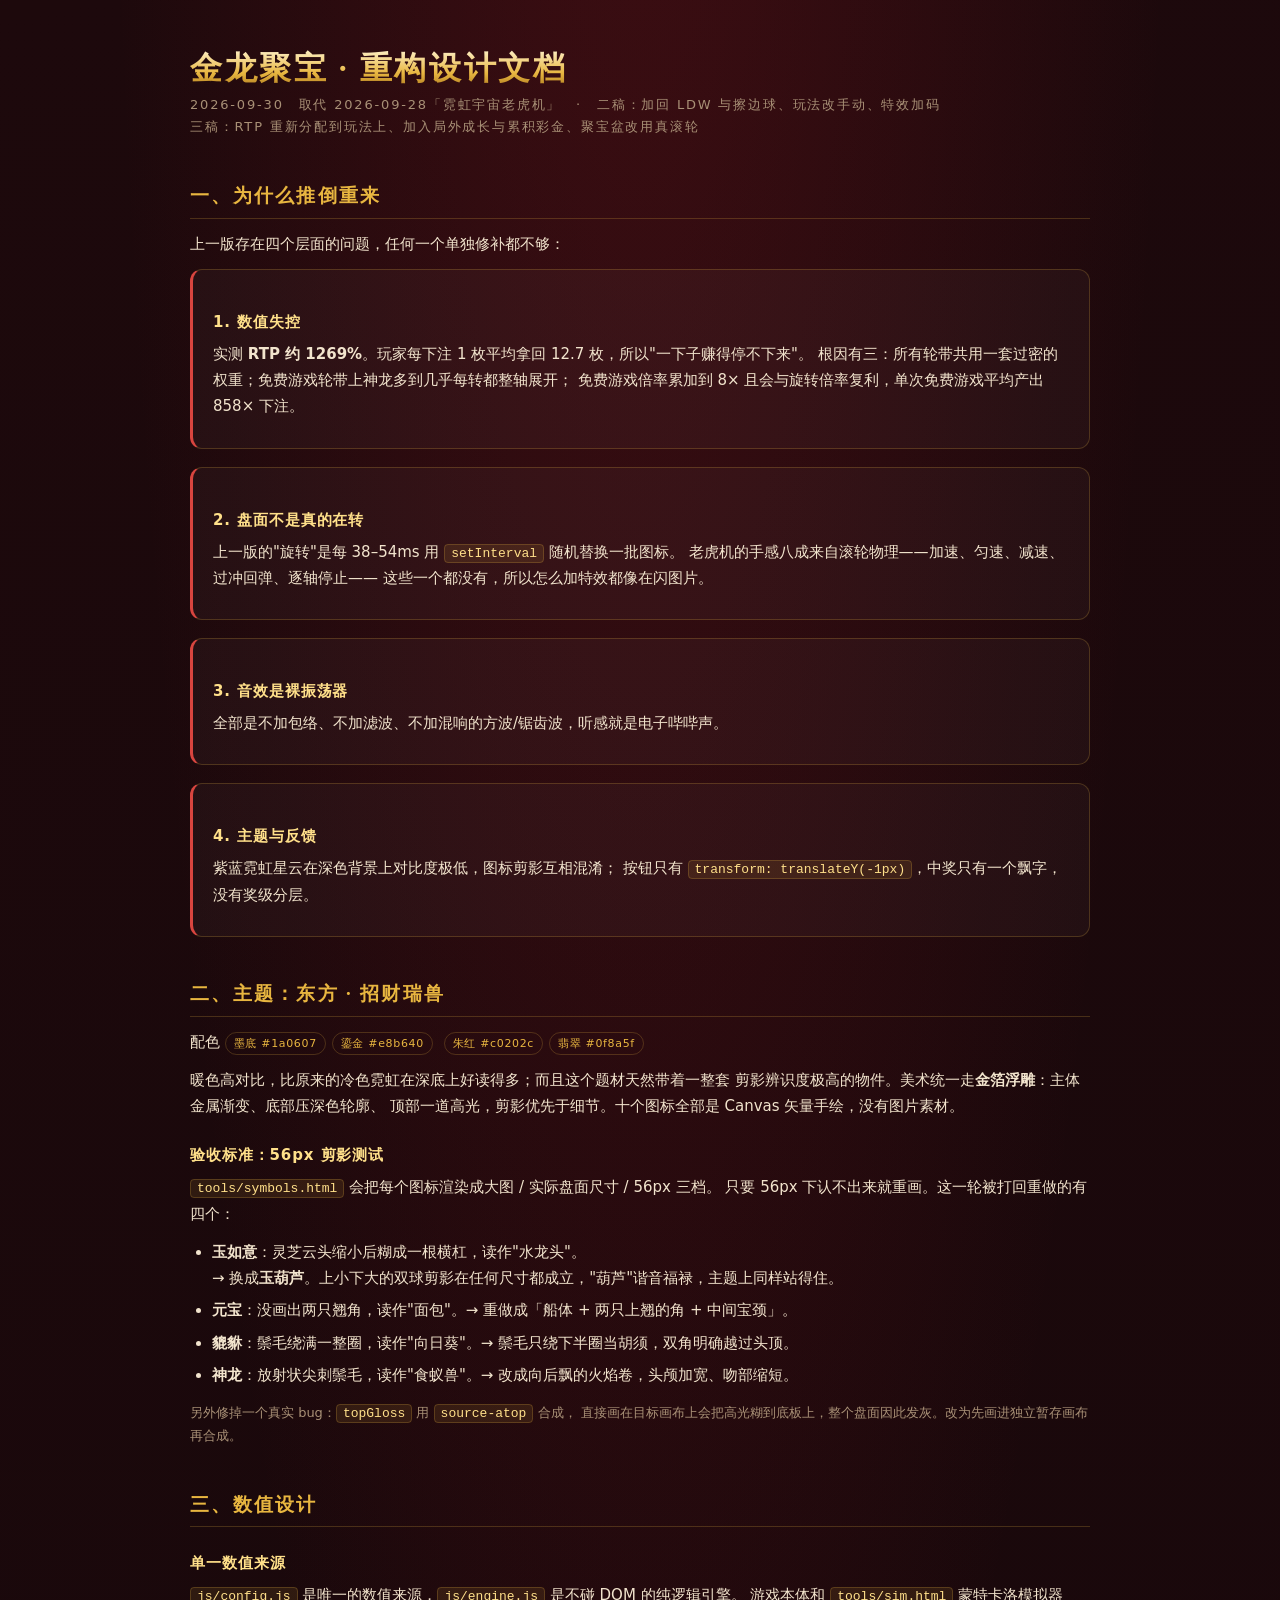
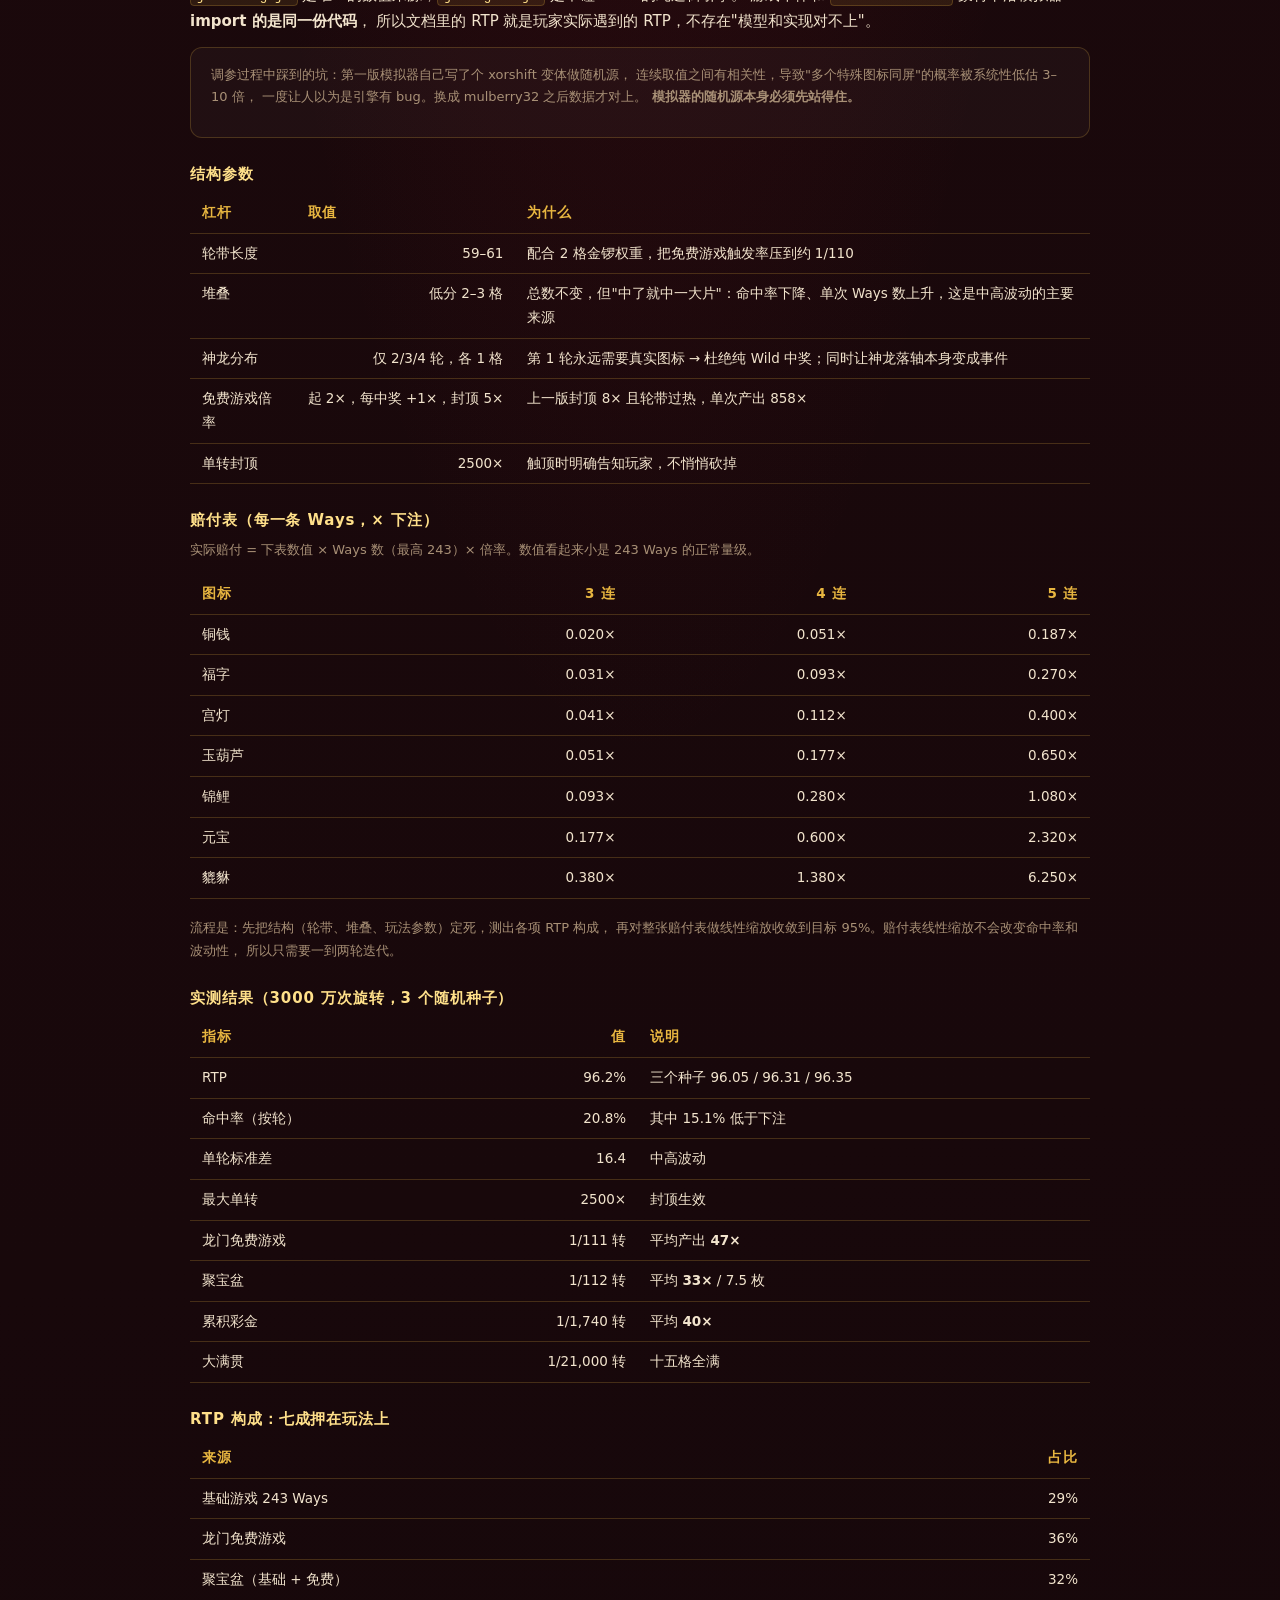
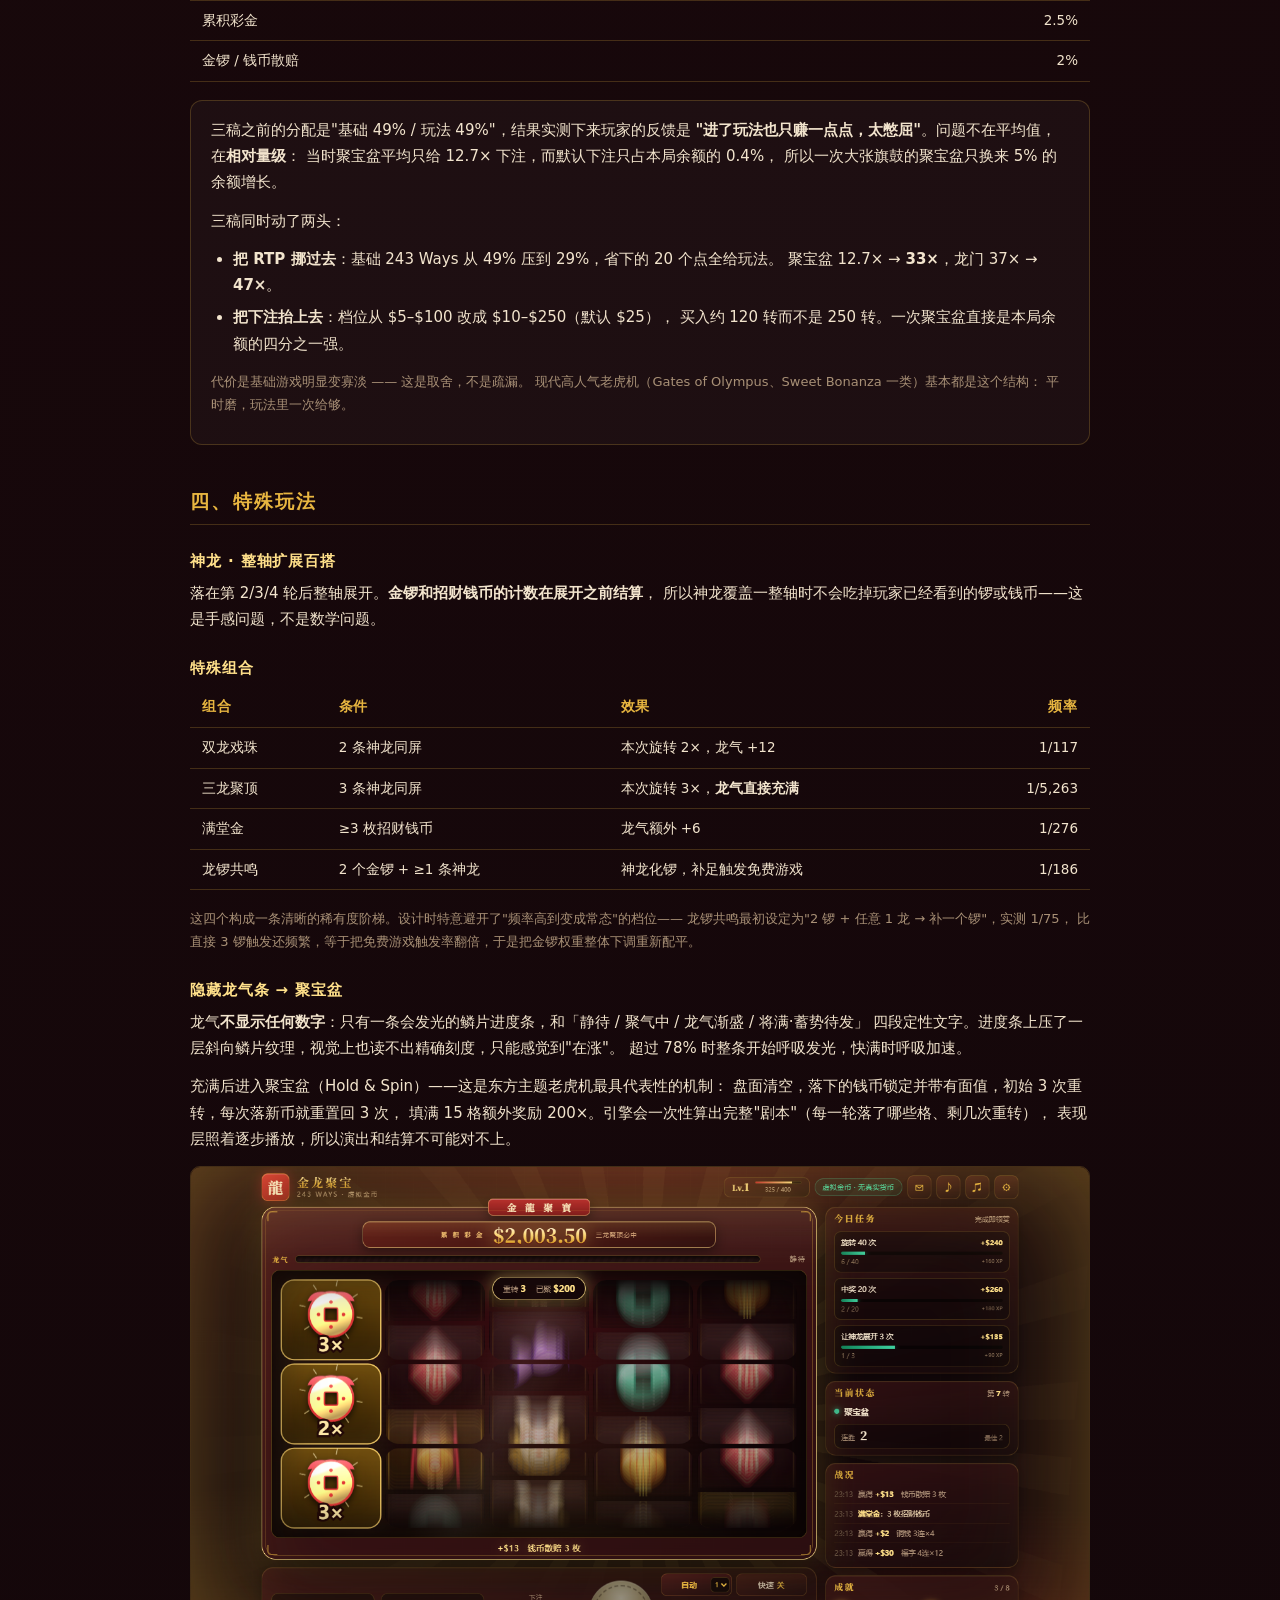
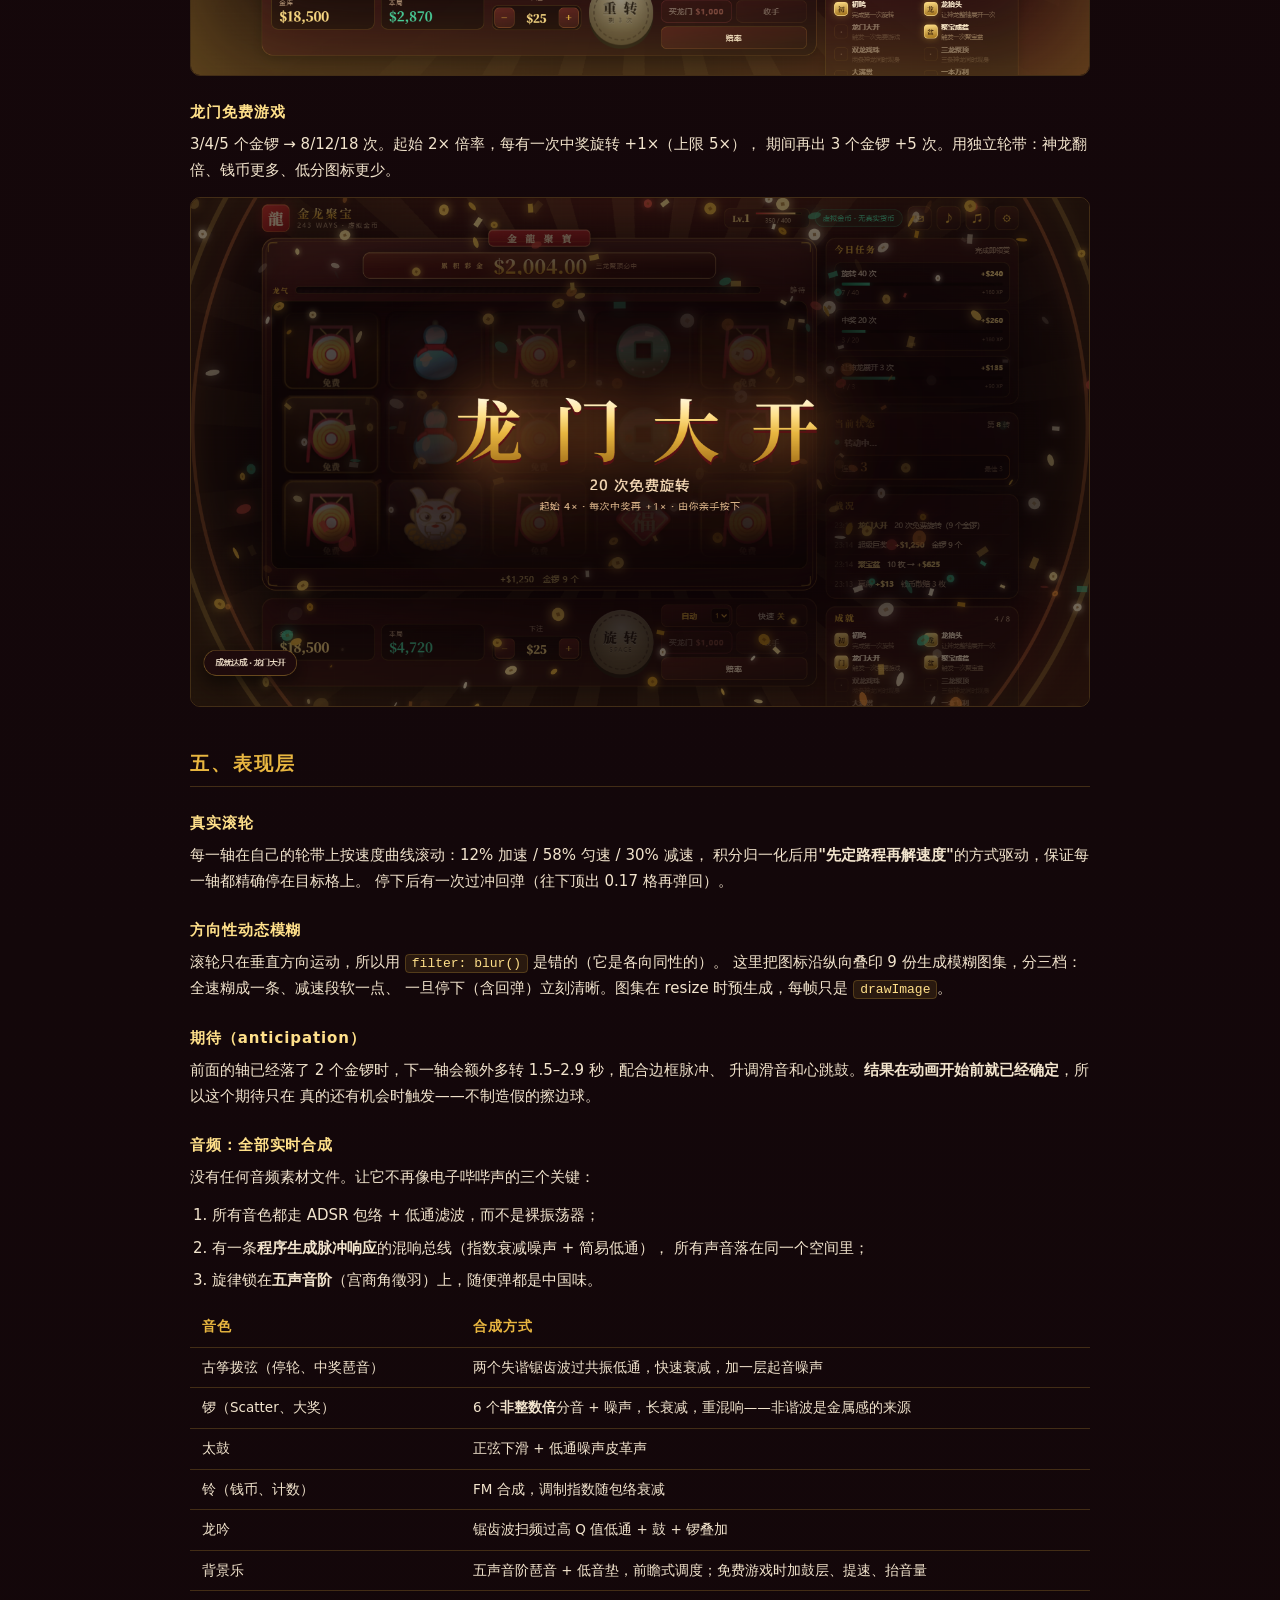
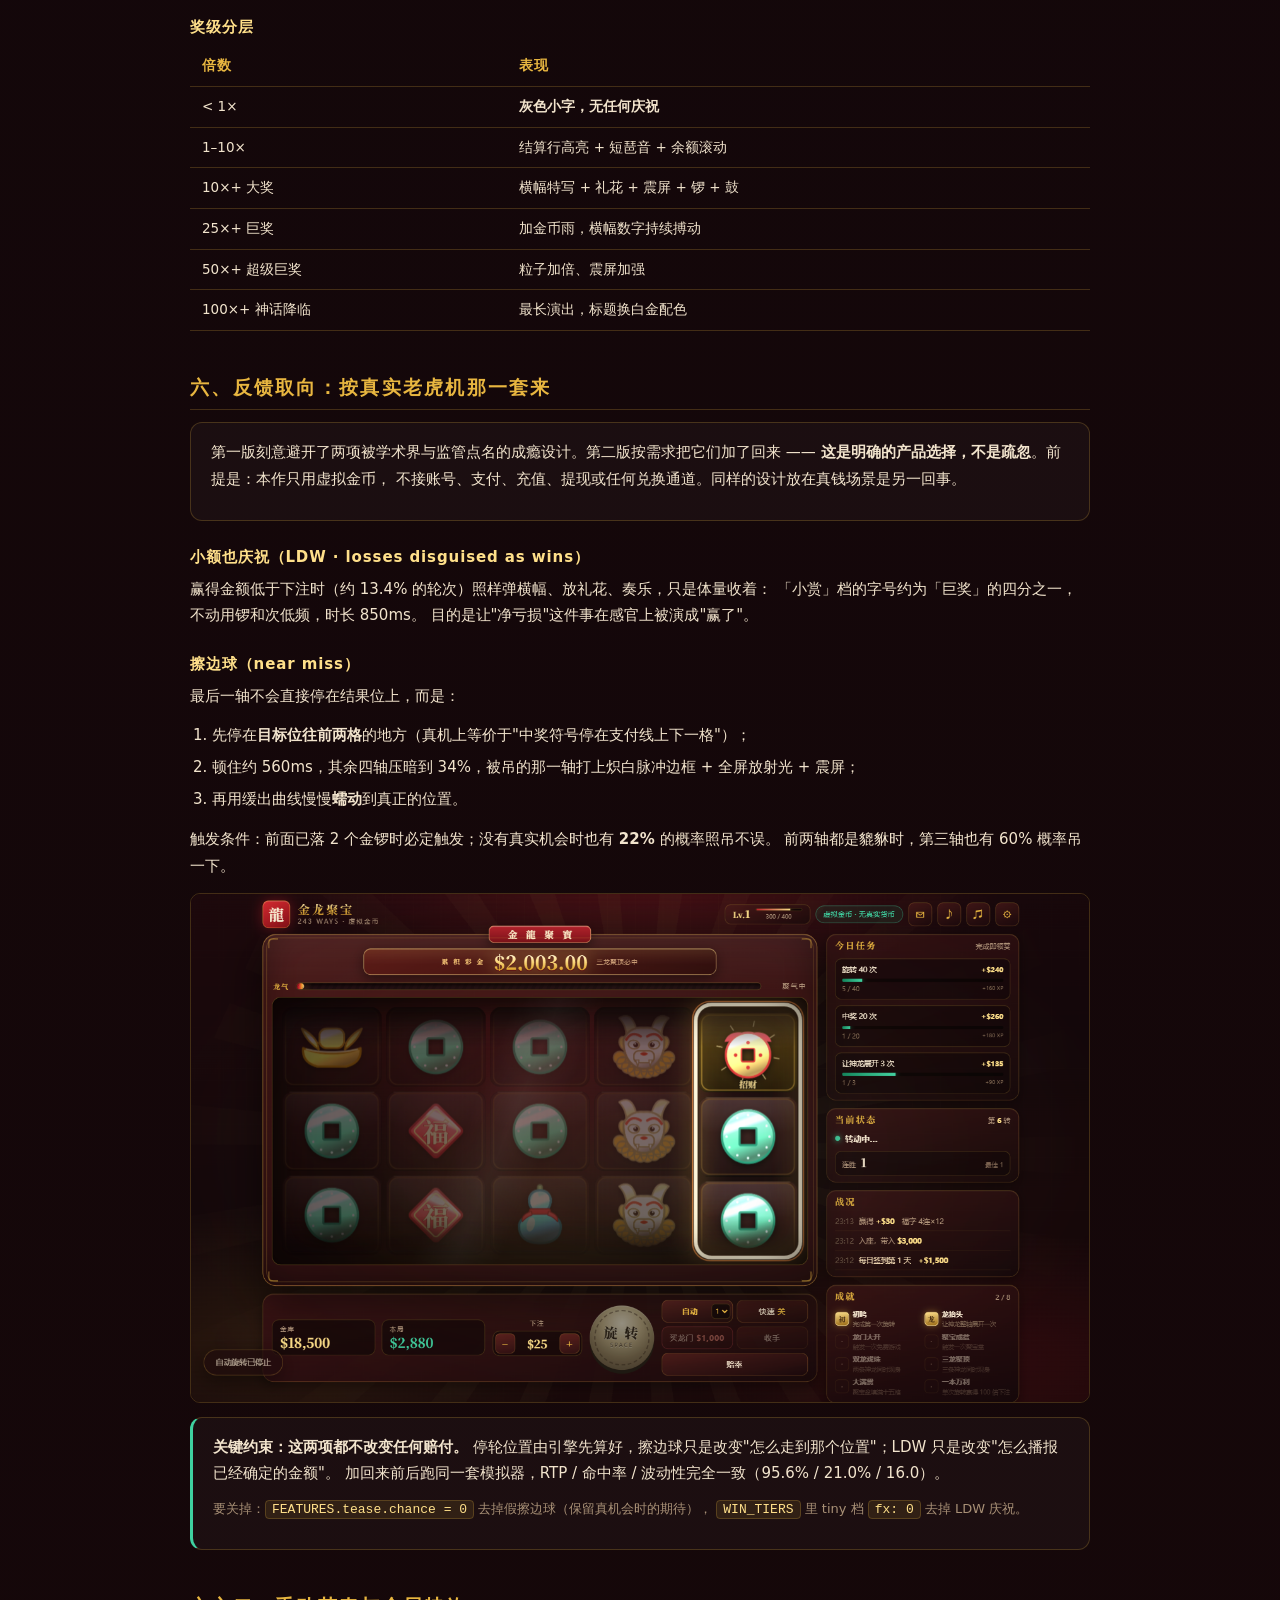
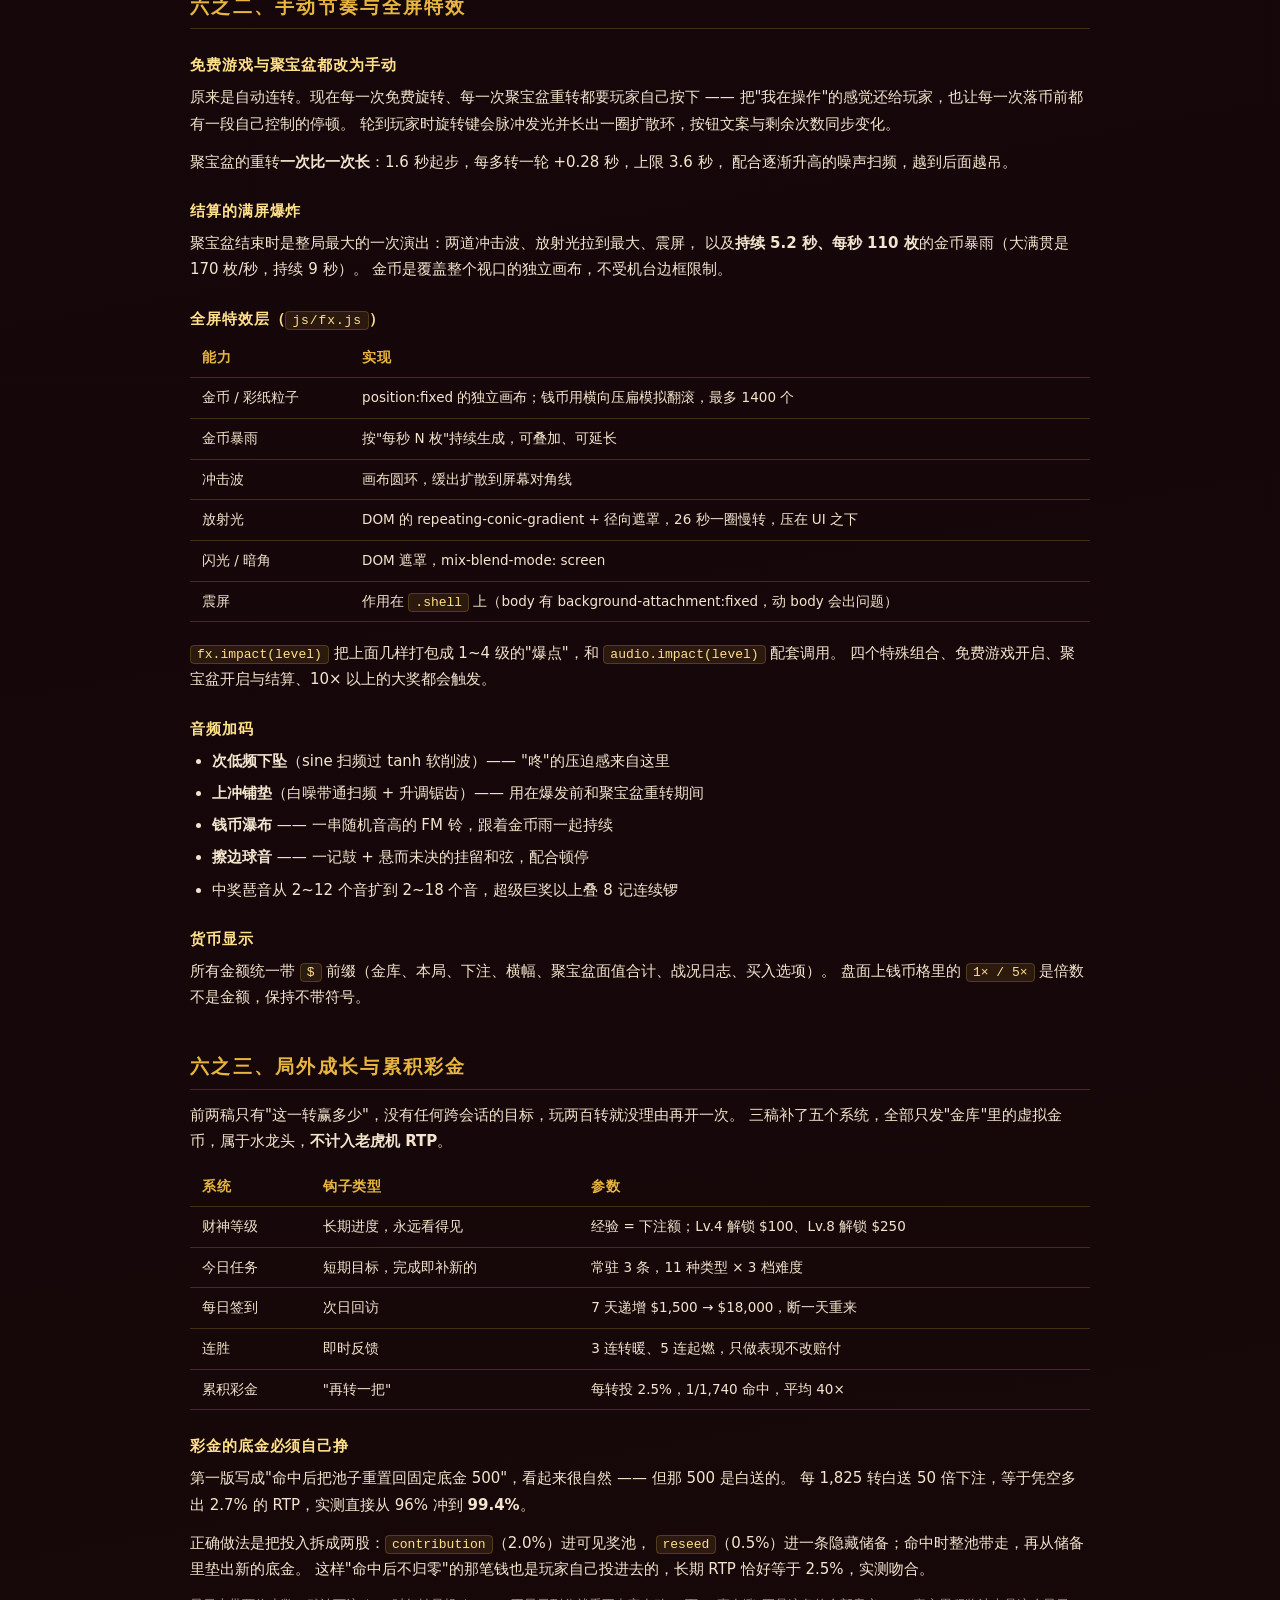
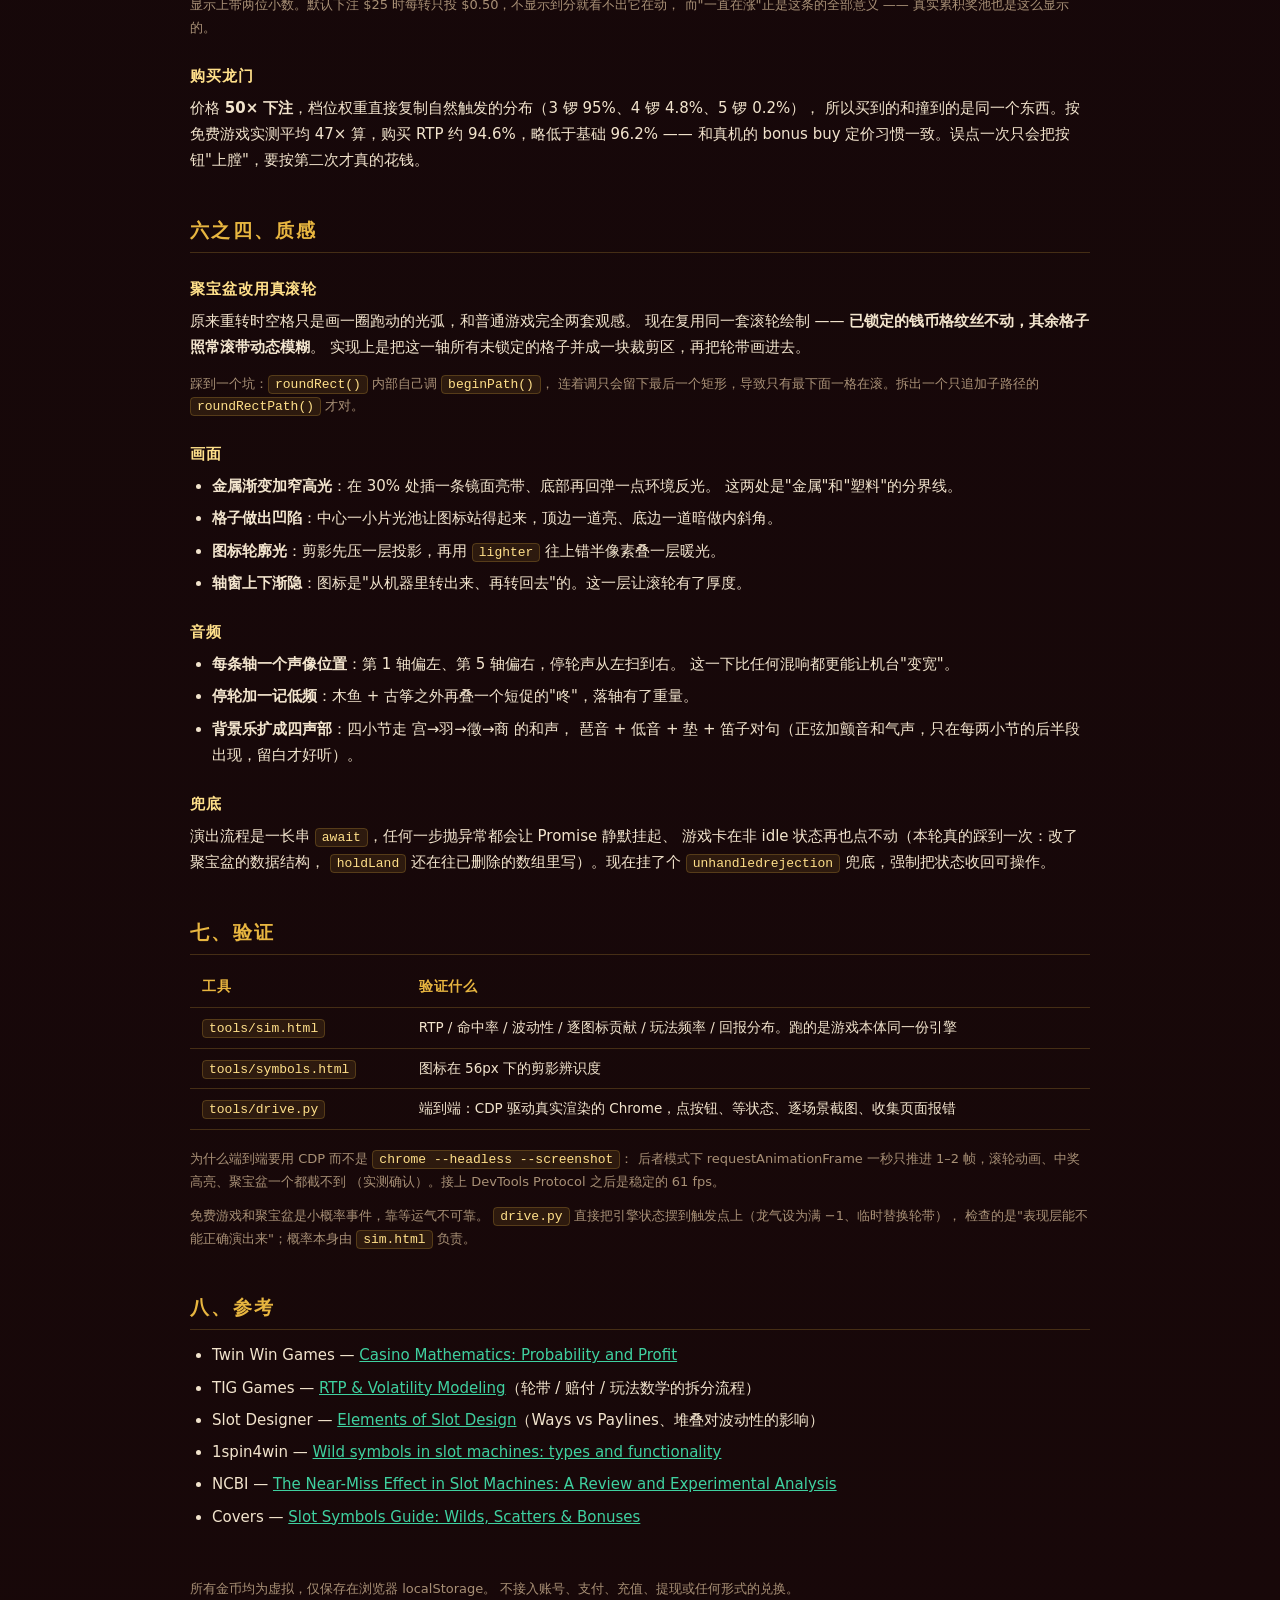
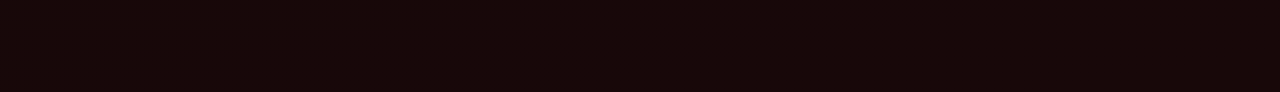
<file: docs/specs/2026-09-30-jinlong-slots-redesign.html>
<!doctype html>
<html lang="zh-CN">
<head>
<meta charset="utf-8">
<meta name="viewport" content="width=device-width, initial-scale=1">
<title>金龙聚宝 · 重构设计文档（2026-09-30）</title>
<style>
  :root{--ink:#13070a;--gold:#e8b640;--gold-hi:#ffe08a;--red:#c0202c;--jade:#3fd1a0;
        --text:#f2e4cd;--muted:#a89076;--line:rgba(232,182,64,.22)}
  *{box-sizing:border-box}
  body{margin:0;padding:48px 24px 80px;background:
    radial-gradient(ellipse 70% 45% at 50% -6%,rgba(192,32,44,.22),transparent 60%),
    linear-gradient(170deg,#1d090c,#13070a 50%,#180809);
    color:var(--text);font:15px/1.75 "PingFang SC","Microsoft YaHei",system-ui,sans-serif}
  .wrap{max-width:900px;margin:0 auto}
  h1{font:700 32px/1.3 "Noto Serif SC","Songti SC",serif;letter-spacing:.08em;margin:0 0 4px;
     background:linear-gradient(180deg,#fff3cf,var(--gold) 60%,#a8741c);
     -webkit-background-clip:text;background-clip:text;color:transparent}
  .sub{color:var(--muted);font-size:13px;letter-spacing:.14em;margin:0 0 36px}
  h2{font:700 19px/1.4 "Noto Serif SC","Songti SC",serif;letter-spacing:.12em;color:var(--gold);
     margin:44px 0 12px;padding-bottom:8px;border-bottom:1px solid var(--line)}
  h3{font:700 15px/1.4 system-ui,sans-serif;letter-spacing:.06em;color:var(--gold-hi);margin:26px 0 8px}
  p{margin:0 0 12px}
  ul,ol{margin:0 0 14px;padding-left:22px}
  li{margin-bottom:6px}
  code{background:rgba(232,182,64,.10);border:1px solid var(--line);border-radius:4px;
       padding:1px 6px;font:13px/1.4 ui-monospace,Consolas,monospace;color:var(--gold-hi)}
  table{width:100%;border-collapse:collapse;margin:0 0 18px;font-size:13.5px}
  th,td{padding:8px 12px;border-bottom:1px solid var(--line);text-align:left;vertical-align:top}
  th{color:var(--gold);font-weight:700;letter-spacing:.06em;white-space:nowrap}
  td.n,th.n{text-align:right;font-variant-numeric:tabular-nums;white-space:nowrap}
  .card{background:rgba(255,255,255,.03);border:1px solid var(--line);border-radius:12px;
        padding:16px 20px;margin:0 0 18px}
  .bad{border-left:3px solid #d8453f}
  .good{border-left:3px solid var(--jade)}
  .tag{display:inline-block;padding:1px 8px;border-radius:99px;font-size:11px;letter-spacing:.06em;
       border:1px solid var(--line);color:var(--gold);margin-right:6px}
  .muted{color:var(--muted);font-size:13px}
  a{color:var(--jade)}
  img{max-width:100%;border-radius:10px;border:1px solid var(--line);display:block;margin:14px 0}
</style>
</head>
<body>
<div class="wrap">

<h1>金龙聚宝 · 重构设计文档</h1>
<p class="sub">2026-09-30　取代 2026-09-28「霓虹宇宙老虎机」　·　二稿：加回 LDW 与擦边球、玩法改手动、特效加码<br>三稿：RTP 重新分配到玩法上、加入局外成长与累积彩金、聚宝盆改用真滚轮</p>

<h2>一、为什么推倒重来</h2>
<p>上一版存在四个层面的问题，任何一个单独修补都不够：</p>

<div class="card bad">
<h3>1. 数值失控</h3>
<p>实测 <strong>RTP 约 1269%</strong>。玩家每下注 1 枚平均拿回 12.7 枚，所以"一下子赚得停不下来"。
根因有三：所有轮带共用一套过密的权重；免费游戏轮带上神龙多到几乎每转都整轴展开；
免费游戏倍率累加到 8× 且会与旋转倍率复利，单次免费游戏平均产出 858× 下注。</p>
</div>

<div class="card bad">
<h3>2. 盘面不是真的在转</h3>
<p>上一版的"旋转"是每 38–54ms 用 <code>setInterval</code> 随机替换一批图标。
老虎机的手感八成来自滚轮物理——加速、匀速、减速、过冲回弹、逐轴停止——
这些一个都没有，所以怎么加特效都像在闪图片。</p>
</div>

<div class="card bad">
<h3>3. 音效是裸振荡器</h3>
<p>全部是不加包络、不加滤波、不加混响的方波/锯齿波，听感就是电子哔哔声。</p>
</div>

<div class="card bad">
<h3>4. 主题与反馈</h3>
<p>紫蓝霓虹星云在深色背景上对比度极低，图标剪影互相混淆；
按钮只有 <code>transform: translateY(-1px)</code>，中奖只有一个飘字，没有奖级分层。</p>
</div>

<h2>二、主题：东方 · 招财瑞兽</h2>
<p>配色 <span class="tag">墨底 #1a0607</span><span class="tag">鎏金 #e8b640</span>
<span class="tag">朱红 #c0202c</span><span class="tag">翡翠 #0f8a5f</span></p>
<p>暖色高对比，比原来的冷色霓虹在深底上好读得多；而且这个题材天然带着一整套
剪影辨识度极高的物件。美术统一走<strong>金箔浮雕</strong>：主体金属渐变、底部压深色轮廓、
顶部一道高光，剪影优先于细节。十个图标全部是 Canvas 矢量手绘，没有图片素材。</p>

<h3>验收标准：56px 剪影测试</h3>
<p><code>tools/symbols.html</code> 会把每个图标渲染成大图 / 实际盘面尺寸 / 56px 三档。
只要 56px 下认不出来就重画。这一轮被打回重做的有四个：</p>
<ul>
  <li><strong>玉如意</strong>：灵芝云头缩小后糊成一根横杠，读作"水龙头"。<br>
      → 换成<strong>玉葫芦</strong>。上小下大的双球剪影在任何尺寸都成立，"葫芦"谐音福禄，主题上同样站得住。</li>
  <li><strong>元宝</strong>：没画出两只翘角，读作"面包"。→ 重做成「船体 + 两只上翘的角 + 中间宝颈」。</li>
  <li><strong>貔貅</strong>：鬃毛绕满一整圈，读作"向日葵"。→ 鬃毛只绕下半圈当胡须，双角明确越过头顶。</li>
  <li><strong>神龙</strong>：放射状尖刺鬃毛，读作"食蚁兽"。→ 改成向后飘的火焰卷，头颅加宽、吻部缩短。</li>
</ul>
<p class="muted">另外修掉一个真实 bug：<code>topGloss</code> 用 <code>source-atop</code> 合成，
直接画在目标画布上会把高光糊到底板上，整个盘面因此发灰。改为先画进独立暂存画布再合成。</p>

<h2>三、数值设计</h2>

<h3>单一数值来源</h3>
<p><code>js/config.js</code> 是唯一的数值来源，<code>js/engine.js</code> 是不碰 DOM 的纯逻辑引擎。
游戏本体和 <code>tools/sim.html</code> 蒙特卡洛模拟器 <strong>import 的是同一份代码</strong>，
所以文档里的 RTP 就是玩家实际遇到的 RTP，不存在"模型和实现对不上"。</p>

<div class="card">
<p class="muted">调参过程中踩到的坑：第一版模拟器自己写了个 xorshift 变体做随机源，
连续取值之间有相关性，导致"多个特殊图标同屏"的概率被系统性低估 3–10 倍，
一度让人以为是引擎有 bug。换成 mulberry32 之后数据才对上。
<strong>模拟器的随机源本身必须先站得住。</strong></p>
</div>

<h3>结构参数</h3>
<table>
<tr><th>杠杆</th><th>取值</th><th>为什么</th></tr>
<tr><td>轮带长度</td><td class="n">59–61</td><td>配合 2 格金锣权重，把免费游戏触发率压到约 1/110</td></tr>
<tr><td>堆叠</td><td class="n">低分 2–3 格</td><td>总数不变，但"中了就中一大片"：命中率下降、单次 Ways 数上升，这是中高波动的主要来源</td></tr>
<tr><td>神龙分布</td><td class="n">仅 2/3/4 轮，各 1 格</td><td>第 1 轮永远需要真实图标 → 杜绝纯 Wild 中奖；同时让神龙落轴本身变成事件</td></tr>
<tr><td>免费游戏倍率</td><td class="n">起 2×，每中奖 +1×，封顶 5×</td><td>上一版封顶 8× 且轮带过热，单次产出 858×</td></tr>
<tr><td>单转封顶</td><td class="n">2500×</td><td>触顶时明确告知玩家，不悄悄砍掉</td></tr>
</table>

<h3>赔付表（每一条 Ways，× 下注）</h3>
<p class="muted">实际赔付 = 下表数值 × Ways 数（最高 243）× 倍率。数值看起来小是 243 Ways 的正常量级。</p>
<table>
<tr><th>图标</th><th class="n">3 连</th><th class="n">4 连</th><th class="n">5 连</th></tr>
<tr><td>铜钱</td><td class="n">0.020×</td><td class="n">0.051×</td><td class="n">0.187×</td></tr>
<tr><td>福字</td><td class="n">0.031×</td><td class="n">0.093×</td><td class="n">0.270×</td></tr>
<tr><td>宫灯</td><td class="n">0.041×</td><td class="n">0.112×</td><td class="n">0.400×</td></tr>
<tr><td>玉葫芦</td><td class="n">0.051×</td><td class="n">0.177×</td><td class="n">0.650×</td></tr>
<tr><td>锦鲤</td><td class="n">0.093×</td><td class="n">0.280×</td><td class="n">1.080×</td></tr>
<tr><td>元宝</td><td class="n">0.177×</td><td class="n">0.600×</td><td class="n">2.320×</td></tr>
<tr><td>貔貅</td><td class="n">0.380×</td><td class="n">1.380×</td><td class="n">6.250×</td></tr>
</table>
<p class="muted">流程是：先把结构（轮带、堆叠、玩法参数）定死，测出各项 RTP 构成，
再对整张赔付表做线性缩放收敛到目标 95%。赔付表线性缩放不会改变命中率和波动性，
所以只需要一到两轮迭代。</p>

<h3>实测结果（3000 万次旋转，3 个随机种子）</h3>
<table>
<tr><th>指标</th><th class="n">值</th><th>说明</th></tr>
<tr><td>RTP</td><td class="n">96.2%</td><td>三个种子 96.05 / 96.31 / 96.35</td></tr>
<tr><td>命中率（按轮）</td><td class="n">20.8%</td><td>其中 15.1% 低于下注</td></tr>
<tr><td>单轮标准差</td><td class="n">16.4</td><td>中高波动</td></tr>
<tr><td>最大单转</td><td class="n">2500×</td><td>封顶生效</td></tr>
<tr><td>龙门免费游戏</td><td class="n">1/111 转</td><td>平均产出 <strong>47×</strong></td></tr>
<tr><td>聚宝盆</td><td class="n">1/112 转</td><td>平均 <strong>33×</strong> / 7.5 枚</td></tr>
<tr><td>累积彩金</td><td class="n">1/1,740 转</td><td>平均 <strong>40×</strong></td></tr>
<tr><td>大满贯</td><td class="n">1/21,000 转</td><td>十五格全满</td></tr>
</table>

<h3>RTP 构成：七成押在玩法上</h3>
<table>
<tr><th>来源</th><th class="n">占比</th></tr>
<tr><td>基础游戏 243 Ways</td><td class="n">29%</td></tr>
<tr><td>龙门免费游戏</td><td class="n">36%</td></tr>
<tr><td>聚宝盆（基础 + 免费）</td><td class="n">32%</td></tr>
<tr><td>累积彩金</td><td class="n">2.5%</td></tr>
<tr><td>金锣 / 钱币散赔</td><td class="n">2%</td></tr>
</table>
<div class="card">
<p>三稿之前的分配是"基础 49% / 玩法 49%"，结果实测下来玩家的反馈是
<strong>"进了玩法也只赚一点点，太憋屈"</strong>。问题不在平均值，在<strong>相对量级</strong>：
当时聚宝盆平均只给 12.7× 下注，而默认下注只占本局余额的 0.4%，
所以一次大张旗鼓的聚宝盆只换来 5% 的余额增长。</p>
<p>三稿同时动了两头：</p>
<ul>
  <li><strong>把 RTP 挪过去</strong>：基础 243 Ways 从 49% 压到 29%，省下的 20 个点全给玩法。
      聚宝盆 12.7× → <strong>33×</strong>，龙门 37× → <strong>47×</strong>。</li>
  <li><strong>把下注抬上去</strong>：档位从 $5–$100 改成 $10–$250（默认 $25），
      买入约 120 转而不是 250 转。一次聚宝盆直接是本局余额的四分之一强。</li>
</ul>
<p class="muted">代价是基础游戏明显变寡淡 —— 这是取舍，不是疏漏。
现代高人气老虎机（Gates of Olympus、Sweet Bonanza 一类）基本都是这个结构：
平时磨，玩法里一次给够。</p>
</div>

<h2>四、特殊玩法</h2>

<h3>神龙 · 整轴扩展百搭</h3>
<p>落在第 2/3/4 轮后整轴展开。<strong>金锣和招财钱币的计数在展开之前结算</strong>，
所以神龙覆盖一整轴时不会吃掉玩家已经看到的锣或钱币——这是手感问题，不是数学问题。</p>

<h3>特殊组合</h3>
<table>
<tr><th>组合</th><th>条件</th><th>效果</th><th class="n">频率</th></tr>
<tr><td>双龙戏珠</td><td>2 条神龙同屏</td><td>本次旋转 2×，龙气 +12</td><td class="n">1/117</td></tr>
<tr><td>三龙聚顶</td><td>3 条神龙同屏</td><td>本次旋转 3×，<strong>龙气直接充满</strong></td><td class="n">1/5,263</td></tr>
<tr><td>满堂金</td><td>≥3 枚招财钱币</td><td>龙气额外 +6</td><td class="n">1/276</td></tr>
<tr><td>龙锣共鸣</td><td>2 个金锣 + ≥1 条神龙</td><td>神龙化锣，补足触发免费游戏</td><td class="n">1/186</td></tr>
</table>
<p class="muted">这四个构成一条清晰的稀有度阶梯。设计时特意避开了"频率高到变成常态"的档位——
龙锣共鸣最初设定为"2 锣 + 任意 1 龙 → 补一个锣"，实测 1/75，
比直接 3 锣触发还频繁，等于把免费游戏触发率翻倍，于是把金锣权重整体下调重新配平。</p>

<h3>隐藏龙气条 → 聚宝盆</h3>
<p>龙气<strong>不显示任何数字</strong>：只有一条会发光的鳞片进度条，和「静待 / 聚气中 / 龙气渐盛 / 将满·蓄势待发」
四段定性文字。进度条上压了一层斜向鳞片纹理，视觉上也读不出精确刻度，只能感觉到"在涨"。
超过 78% 时整条开始呼吸发光，快满时呼吸加速。</p>
<p>充满后进入聚宝盆（Hold &amp; Spin）——这是东方主题老虎机最具代表性的机制：
盘面清空，落下的钱币锁定并带有面值，初始 3 次重转，每次落新币就重置回 3 次，
填满 15 格额外奖励 200×。引擎会一次性算出完整"剧本"（每一轮落了哪些格、剩几次重转），
表现层照着逐步播放，所以演出和结算不可能对不上。</p>

<img src="../images/holdspin.png" alt="聚宝盆">

<h3>龙门免费游戏</h3>
<p>3/4/5 个金锣 → 8/12/18 次。起始 2× 倍率，每有一次中奖旋转 +1×（上限 5×），
期间再出 3 个金锣 +5 次。用独立轮带：神龙翻倍、钱币更多、低分图标更少。</p>

<img src="../images/freespins.png" alt="龙门免费游戏">

<h2>五、表现层</h2>

<h3>真实滚轮</h3>
<p>每一轴在自己的轮带上按速度曲线滚动：12% 加速 / 58% 匀速 / 30% 减速，
积分归一化后用<strong>"先定路程再解速度"</strong>的方式驱动，保证每一轴都精确停在目标格上。
停下后有一次过冲回弹（往下顶出 0.17 格再弹回）。</p>

<h3>方向性动态模糊</h3>
<p>滚轮只在垂直方向运动，所以用 <code>filter: blur()</code> 是错的（它是各向同性的）。
这里把图标沿纵向叠印 9 份生成模糊图集，分三档：全速糊成一条、减速段软一点、
一旦停下（含回弹）立刻清晰。图集在 resize 时预生成，每帧只是 <code>drawImage</code>。</p>

<h3>期待（anticipation）</h3>
<p>前面的轴已经落了 2 个金锣时，下一轴会额外多转 1.5–2.9 秒，配合边框脉冲、
升调滑音和心跳鼓。<strong>结果在动画开始前就已经确定</strong>，所以这个期待只在
真的还有机会时触发——不制造假的擦边球。</p>

<h3>音频：全部实时合成</h3>
<p>没有任何音频素材文件。让它不再像电子哔哔声的三个关键：</p>
<ol>
  <li>所有音色都走 ADSR 包络 + 低通滤波，而不是裸振荡器；</li>
  <li>有一条<strong>程序生成脉冲响应</strong>的混响总线（指数衰减噪声 + 简易低通），
      所有声音落在同一个空间里；</li>
  <li>旋律锁在<strong>五声音阶</strong>（宫商角徵羽）上，随便弹都是中国味。</li>
</ol>
<table>
<tr><th>音色</th><th>合成方式</th></tr>
<tr><td>古筝拨弦（停轮、中奖琶音）</td><td>两个失谐锯齿波过共振低通，快速衰减，加一层起音噪声</td></tr>
<tr><td>锣（Scatter、大奖）</td><td>6 个<strong>非整数倍</strong>分音 + 噪声，长衰减，重混响——非谐波是金属感的来源</td></tr>
<tr><td>太鼓</td><td>正弦下滑 + 低通噪声皮革声</td></tr>
<tr><td>铃（钱币、计数）</td><td>FM 合成，调制指数随包络衰减</td></tr>
<tr><td>龙吟</td><td>锯齿波扫频过高 Q 值低通 + 鼓 + 锣叠加</td></tr>
<tr><td>背景乐</td><td>五声音阶琶音 + 低音垫，前瞻式调度；免费游戏时加鼓层、提速、抬音量</td></tr>
</table>

<h3>奖级分层</h3>
<table>
<tr><th>倍数</th><th>表现</th></tr>
<tr><td>&lt; 1×</td><td><strong>灰色小字，无任何庆祝</strong></td></tr>
<tr><td>1–10×</td><td>结算行高亮 + 短琶音 + 余额滚动</td></tr>
<tr><td>10×+ 大奖</td><td>横幅特写 + 礼花 + 震屏 + 锣 + 鼓</td></tr>
<tr><td>25×+ 巨奖</td><td>加金币雨，横幅数字持续搏动</td></tr>
<tr><td>50×+ 超级巨奖</td><td>粒子加倍、震屏加强</td></tr>
<tr><td>100×+ 神话降临</td><td>最长演出，标题换白金配色</td></tr>
</table>

<h2>六、反馈取向：按真实老虎机那一套来</h2>
<div class="card">
<p>第一版刻意避开了两项被学术界与监管点名的成瘾设计。第二版按需求把它们加了回来 ——
<strong>这是明确的产品选择，不是疏忽</strong>。前提是：本作只用虚拟金币，
不接账号、支付、充值、提现或任何兑换通道。同样的设计放在真钱场景是另一回事。</p>
</div>

<h3>小额也庆祝（LDW · losses disguised as wins）</h3>
<p>赢得金额低于下注时（约 13.4% 的轮次）照样弹横幅、放礼花、奏乐，只是体量收着：
「小赏」档的字号约为「巨奖」的四分之一，不动用锣和次低频，时长 850ms。
目的是让"净亏损"这件事在感官上被演成"赢了"。</p>

<h3>擦边球（near miss）</h3>
<p>最后一轴不会直接停在结果位上，而是：</p>
<ol>
  <li>先停在<strong>目标位往前两格</strong>的地方（真机上等价于"中奖符号停在支付线上下一格"）；</li>
  <li>顿住约 560ms，其余四轴压暗到 34%，被吊的那一轴打上炽白脉冲边框 + 全屏放射光 + 震屏；</li>
  <li>再用缓出曲线慢慢<strong>蠕动</strong>到真正的位置。</li>
</ol>
<p>触发条件：前面已落 2 个金锣时必定触发；没有真实机会时也有 <strong>22%</strong> 的概率照吊不误。
前两轴都是貔貅时，第三轴也有 60% 概率吊一下。</p>
<img src="../images/tease.png" alt="擦边球顿停：其余四轴压暗，最后一轴打聚光">

<div class="card good">
<p><strong>关键约束：这两项都不改变任何赔付。</strong>
停轮位置由引擎先算好，擦边球只是改变"怎么走到那个位置"；LDW 只是改变"怎么播报已经确定的金额"。
加回来前后跑同一套模拟器，RTP / 命中率 / 波动性完全一致（95.6% / 21.0% / 16.0）。</p>
<p class="muted">要关掉：<code>FEATURES.tease.chance = 0</code> 去掉假擦边球（保留真机会时的期待），
<code>WIN_TIERS</code> 里 tiny 档 <code>fx: 0</code> 去掉 LDW 庆祝。</p>
</div>

<h2>六之二、手动节奏与全屏特效</h2>

<h3>免费游戏与聚宝盆都改为手动</h3>
<p>原来是自动连转。现在每一次免费旋转、每一次聚宝盆重转都要玩家自己按下 ——
把"我在操作"的感觉还给玩家，也让每一次落币前都有一段自己控制的停顿。
轮到玩家时旋转键会脉冲发光并长出一圈扩散环，按钮文案与剩余次数同步变化。</p>
<p>聚宝盆的重转<strong>一次比一次长</strong>：1.6 秒起步，每多转一轮 +0.28 秒，上限 3.6 秒，
配合逐渐升高的噪声扫频，越到后面越吊。</p>

<h3>结算的满屏爆炸</h3>
<p>聚宝盆结束时是整局最大的一次演出：两道冲击波、放射光拉到最大、震屏，
以及<strong>持续 5.2 秒、每秒 110 枚</strong>的金币暴雨（大满贯是 170 枚/秒，持续 9 秒）。
金币是覆盖整个视口的独立画布，不受机台边框限制。</p>

<h3>全屏特效层（<code>js/fx.js</code>）</h3>
<table>
<tr><th>能力</th><th>实现</th></tr>
<tr><td>金币 / 彩纸粒子</td><td>position:fixed 的独立画布；钱币用横向压扁模拟翻滚，最多 1400 个</td></tr>
<tr><td>金币暴雨</td><td>按"每秒 N 枚"持续生成，可叠加、可延长</td></tr>
<tr><td>冲击波</td><td>画布圆环，缓出扩散到屏幕对角线</td></tr>
<tr><td>放射光</td><td>DOM 的 repeating-conic-gradient + 径向遮罩，26 秒一圈慢转，压在 UI 之下</td></tr>
<tr><td>闪光 / 暗角</td><td>DOM 遮罩，mix-blend-mode: screen</td></tr>
<tr><td>震屏</td><td>作用在 <code>.shell</code> 上（body 有 background-attachment:fixed，动 body 会出问题）</td></tr>
</table>
<p><code>fx.impact(level)</code> 把上面几样打包成 1~4 级的"爆点"，和 <code>audio.impact(level)</code> 配套调用。
四个特殊组合、免费游戏开启、聚宝盆开启与结算、10× 以上的大奖都会触发。</p>

<h3>音频加码</h3>
<ul>
  <li><strong>次低频下坠</strong>（sine 扫频过 tanh 软削波）—— "咚"的压迫感来自这里</li>
  <li><strong>上冲铺垫</strong>（白噪带通扫频 + 升调锯齿）—— 用在爆发前和聚宝盆重转期间</li>
  <li><strong>钱币瀑布</strong> —— 一串随机音高的 FM 铃，跟着金币雨一起持续</li>
  <li><strong>擦边球音</strong> —— 一记鼓 + 悬而未决的挂留和弦，配合顿停</li>
  <li>中奖琶音从 2~12 个音扩到 2~18 个音，超级巨奖以上叠 8 记连续锣</li>
</ul>

<h3>货币显示</h3>
<p>所有金额统一带 <code>$</code> 前缀（金库、本局、下注、横幅、聚宝盆面值合计、战况日志、买入选项）。
盘面上钱币格里的 <code>1× / 5×</code> 是倍数不是金额，保持不带符号。</p>

<h2>六之三、局外成长与累积彩金</h2>
<p>前两稿只有"这一转赢多少"，没有任何跨会话的目标，玩两百转就没理由再开一次。
三稿补了五个系统，全部只发"金库"里的虚拟金币，属于水龙头，<strong>不计入老虎机 RTP</strong>。</p>
<table>
<tr><th>系统</th><th>钩子类型</th><th>参数</th></tr>
<tr><td>财神等级</td><td>长期进度，永远看得见</td><td>经验 = 下注额；Lv.4 解锁 $100、Lv.8 解锁 $250</td></tr>
<tr><td>今日任务</td><td>短期目标，完成即补新的</td><td>常驻 3 条，11 种类型 × 3 档难度</td></tr>
<tr><td>每日签到</td><td>次日回访</td><td>7 天递增 $1,500 → $18,000，断一天重来</td></tr>
<tr><td>连胜</td><td>即时反馈</td><td>3 连转暖、5 连起燃，只做表现不改赔付</td></tr>
<tr><td>累积彩金</td><td>"再转一把"</td><td>每转投 2.5%，1/1,740 命中，平均 40×</td></tr>
</table>

<h3>彩金的底金必须自己挣</h3>
<p>第一版写成"命中后把池子重置回固定底金 500"，看起来很自然 —— 但那 500 是白送的。
每 1,825 转白送 50 倍下注，等于凭空多出 2.7% 的 RTP，实测直接从 96% 冲到 <strong>99.4%</strong>。</p>
<p>正确做法是把投入拆成两股：<code>contribution</code>（2.0%）进可见奖池，
<code>reseed</code>（0.5%）进一条隐藏储备；命中时整池带走，再从储备里垫出新的底金。
这样"命中后不归零"的那笔钱也是玩家自己投进去的，长期 RTP 恰好等于 2.5%，实测吻合。</p>
<p class="muted">显示上带两位小数。默认下注 $25 时每转只投 $0.50，不显示到分就看不出它在动，
而"一直在涨"正是这条的全部意义 —— 真实累积奖池也是这么显示的。</p>

<h3>购买龙门</h3>
<p>价格 <strong>50× 下注</strong>，档位权重直接复制自然触发的分布（3 锣 95%、4 锣 4.8%、5 锣 0.2%），
所以买到的和撞到的是同一个东西。按免费游戏实测平均 47× 算，购买 RTP 约 94.6%，略低于基础 96.2% ——
和真机的 bonus buy 定价习惯一致。误点一次只会把按钮"上膛"，要按第二次才真的花钱。</p>

<h2>六之四、质感</h2>
<h3>聚宝盆改用真滚轮</h3>
<p>原来重转时空格只是画一圈跑动的光弧，和普通游戏完全两套观感。
现在复用同一套滚轮绘制 —— <strong>已锁定的钱币格纹丝不动，其余格子照常滚带动态模糊</strong>。
实现上是把这一轴所有未锁定的格子并成一块裁剪区，再把轮带画进去。</p>
<p class="muted">踩到一个坑：<code>roundRect()</code> 内部自己调 <code>beginPath()</code>，
连着调只会留下最后一个矩形，导致只有最下面一格在滚。拆出一个只追加子路径的
<code>roundRectPath()</code> 才对。</p>

<h3>画面</h3>
<ul>
  <li><strong>金属渐变加窄高光</strong>：在 30% 处插一条镜面亮带、底部再回弹一点环境反光。
      这两处是"金属"和"塑料"的分界线。</li>
  <li><strong>格子做出凹陷</strong>：中心一小片光池让图标站得起来，顶边一道亮、底边一道暗做内斜角。</li>
  <li><strong>图标轮廓光</strong>：剪影先压一层投影，再用 <code>lighter</code> 往上错半像素叠一层暖光。</li>
  <li><strong>轴窗上下渐隐</strong>：图标是"从机器里转出来、再转回去"的。这一层让滚轮有了厚度。</li>
</ul>

<h3>音频</h3>
<ul>
  <li><strong>每条轴一个声像位置</strong>：第 1 轴偏左、第 5 轴偏右，停轮声从左扫到右。
      这一下比任何混响都更能让机台"变宽"。</li>
  <li><strong>停轮加一记低频</strong>：木鱼 + 古筝之外再叠一个短促的"咚"，落轴有了重量。</li>
  <li><strong>背景乐扩成四声部</strong>：四小节走 宫→羽→徵→商 的和声，
      琶音 + 低音 + 垫 + 笛子对句（正弦加颤音和气声，只在每两小节的后半段出现，留白才好听）。</li>
</ul>

<h3>兜底</h3>
<p>演出流程是一长串 <code>await</code>，任何一步抛异常都会让 Promise 静默挂起、
游戏卡在非 idle 状态再也点不动（本轮真的踩到一次：改了聚宝盆的数据结构，
<code>holdLand</code> 还在往已删除的数组里写）。现在挂了个
<code>unhandledrejection</code> 兜底，强制把状态收回可操作。</p>

<h2>七、验证</h2>
<table>
<tr><th>工具</th><th>验证什么</th></tr>
<tr><td><code>tools/sim.html</code></td><td>RTP / 命中率 / 波动性 / 逐图标贡献 / 玩法频率 / 回报分布。跑的是游戏本体同一份引擎</td></tr>
<tr><td><code>tools/symbols.html</code></td><td>图标在 56px 下的剪影辨识度</td></tr>
<tr><td><code>tools/drive.py</code></td><td>端到端：CDP 驱动真实渲染的 Chrome，点按钮、等状态、逐场景截图、收集页面报错</td></tr>
</table>
<p class="muted">为什么端到端要用 CDP 而不是 <code>chrome --headless --screenshot</code>：
后者模式下 requestAnimationFrame 一秒只推进 1–2 帧，滚轮动画、中奖高亮、聚宝盆一个都截不到
（实测确认）。接上 DevTools Protocol 之后是稳定的 61 fps。</p>
<p class="muted">免费游戏和聚宝盆是小概率事件，靠等运气不可靠。
<code>drive.py</code> 直接把引擎状态摆到触发点上（龙气设为满 −1、临时替换轮带），
检查的是"表现层能不能正确演出来"；概率本身由 <code>sim.html</code> 负责。</p>

<h2>八、参考</h2>
<ul>
  <li>Twin Win Games — <a href="https://twinwingames.com/casino-math/">Casino Mathematics: Probability and Profit</a></li>
  <li>TIG Games — <a href="https://www.tiggames.com/hire-slot-game-mathematicians/">RTP &amp; Volatility Modeling</a>（轮带 / 赔付 / 玩法数学的拆分流程）</li>
  <li>Slot Designer — <a href="http://slotdesigner.com/wp/wp-content/uploads/Elements-of-Slot-Design-2nd-Edition.pdf">Elements of Slot Design</a>（Ways vs Paylines、堆叠对波动性的影响）</li>
  <li>1spin4win — <a href="https://www.1spin4win.com/blog/wild-symbols-in-slots">Wild symbols in slot machines: types and functionality</a></li>
  <li>NCBI — <a href="https://www.ncbi.nlm.nih.gov/pmc/articles/PMC7214505/">The Near-Miss Effect in Slot Machines: A Review and Experimental Analysis</a></li>
  <li>Covers — <a href="https://www.covers.com/casino/guides/slot-machine-symbols-explained">Slot Symbols Guide: Wilds, Scatters &amp; Bonuses</a></li>
</ul>

<p class="muted" style="margin-top:48px">所有金币均为虚拟，仅保存在浏览器 localStorage。
不接入账号、支付、充值、提现或任何形式的兑换。</p>

</div>
</body>
</html>
</file>
<file: styles.css>
/* ==================================================================
   金龙聚宝 · 样式
   配色：墨底 #1a0607 / 鎏金 #e8b640 / 朱红 #c0202c / 翡翠 #0f8a5f
   ================================================================== */

:root {
  color-scheme: dark;

  --ink:        #13070a;
  --ink-2:      #1f0b0e;
  --lacquer:    #2b1013;
  --lacquer-2:  #3a1416;
  --wood:       #4a1a19;
  --gold:       #e8b640;
  --gold-hi:    #ffe08a;
  --gold-lo:    #9a6a14;
  --vermilion:  #c0202c;
  --vermilion-hi:#e8555f;
  --jade:       #0f8a5f;
  --jade-hi:    #3fd1a0;

  --text:       #f6e7cf;
  --text-dim:   #d8c3a4;
  --muted:      #b0947a;
  --line:       rgba(232, 182, 64, .20);
  --line-strong:rgba(232, 182, 64, .42);

  --radius:     16px;
  --shadow-lg:  0 24px 70px rgba(0, 0, 0, .62);
  --shadow-sm:  0 6px 18px rgba(0, 0, 0, .4);

  --font: "PingFang SC", "Microsoft YaHei", "Hiragino Sans GB", system-ui, -apple-system, sans-serif;
  --font-display: "Noto Serif SC", "Source Han Serif SC", "Songti SC", "SimSun", "STSong", serif;
}

* { box-sizing: border-box; }

html, body {
  margin: 0;
  min-height: 100%;
}

body {
  font: 15px/1.5 var(--font);
  color: var(--text);
  background-color: var(--ink);
  background-image:
    radial-gradient(ellipse 70% 50% at 50% -8%, rgba(192, 32, 44, .30), transparent 60%),
    radial-gradient(ellipse 50% 40% at 12% 88%, rgba(232, 182, 64, .10), transparent 65%),
    radial-gradient(ellipse 50% 40% at 88% 92%, rgba(192, 32, 44, .14), transparent 65%),
    linear-gradient(170deg, #1d090c 0%, #13070a 45%, #180809 100%);
  background-attachment: fixed;
  overflow-x: hidden;
  -webkit-font-smoothing: antialiased;
}

/* 背景里非常淡的回纹，近看有肌理，远看只是暖色 */
body::before {
  content: "";
  position: fixed;
  inset: 0;
  pointer-events: none;
  opacity: .5;
  background-image:
    repeating-linear-gradient(90deg, rgba(232,182,64,.035) 0 1px, transparent 1px 44px),
    repeating-linear-gradient(0deg,  rgba(232,182,64,.035) 0 1px, transparent 1px 44px);
  mask-image: radial-gradient(ellipse at 50% 30%, #000 20%, transparent 78%);
}

button, select, input { font: inherit; color: inherit; }
button { cursor: pointer; border: none; background: none; }
button:disabled { cursor: not-allowed; }

/* ---------- 飘动的灯笼 ---------- */
.lantern-layer { position: fixed; inset: 0; pointer-events: none; z-index: 0; }
.lantern {
  position: absolute;
  width: 34px; height: 46px;
  border-radius: 50% / 42%;
  background:
    radial-gradient(circle at 38% 30%, #ff9a6a, #d1232b 58%, #8c1119);
  box-shadow: 0 0 34px rgba(224, 70, 60, .55), inset 0 -8px 14px rgba(0,0,0,.35);
  opacity: .55;
  animation: sway 7s ease-in-out infinite;
}
.lantern::before {
  content: ""; position: absolute; left: 50%; top: -60vh;
  width: 1px; height: 60vh; transform: translateX(-50%);
  background: linear-gradient(180deg, transparent, rgba(232,182,64,.28));
}
.lantern::after {
  content: ""; position: absolute; left: 50%; bottom: -14px;
  width: 2px; height: 14px; transform: translateX(-50%);
  background: linear-gradient(180deg, var(--gold), transparent);
}
.lantern.l1 { left: 4%;  top: 16%; animation-delay: -1s; }
.lantern.l2 { left: 9%;  top: 54%; transform: scale(.72); animation-delay: -3.5s; }
.lantern.r1 { right: 4%; top: 22%; animation-delay: -2.2s; }
.lantern.r2 { right: 8%; top: 62%; transform: scale(.66); animation-delay: -5s; }
@keyframes sway {
  0%, 100% { transform: translateX(0) rotate(-3deg); }
  50%      { transform: translateX(10px) rotate(3deg); }
}
.lantern.l2, .lantern.r2 { animation-name: sway-small; }
@keyframes sway-small {
  0%, 100% { transform: scale(.7) translateX(0) rotate(3deg); }
  50%      { transform: scale(.7) translateX(-12px) rotate(-3deg); }
}

/* ---------- 全屏特效层 ----------
   放射光压在 UI 之下（z0），金币/暗角/闪光压在 UI 之上（z50+），弹窗更高（z80）。 */
#fx-rays {
  /* 这一层在手机上曾经是最贵的：inset -20vmax 的巨大图层 + conic-gradient
     + mask-image，每帧旋转都要重新光栅化。收小尺寸并提升为独立合成层后，
     旋转只是 GPU 变换，不再触发重绘。 */
  position: fixed; inset: -8vmax;
  z-index: 0;
  pointer-events: none;
  opacity: 0;
  will-change: transform, opacity;
  transform: translateZ(0);
  transition: opacity .5s;
  background: repeating-conic-gradient(from 0deg at 50% 50%,
    rgba(255, 214, 110, .22) 0deg 5deg, transparent 5deg 14deg);
  mask-image: radial-gradient(circle at 50% 46%, #000 8%, transparent 62%);
  animation: rays-spin 26s linear infinite;
}
#fx-rays.on { opacity: var(--rays-opacity, .5); }
@keyframes rays-spin { to { transform: rotate(360deg); } }

#fx-canvas {
  position: fixed; inset: 0;
  z-index: 50;
  pointer-events: none;
  width: 100%; height: 100%;
}

#fx-vignette {
  position: fixed; inset: 0;
  z-index: 51;
  pointer-events: none;
  opacity: 0;
  will-change: opacity;
  transition: opacity .6s;
  box-shadow: inset 0 0 22vmin var(--vig, rgba(232, 182, 64, .35));
}
#fx-vignette.on { opacity: 1; animation: vig-breathe 2.6s ease-in-out infinite; }
@keyframes vig-breathe { 50% { opacity: .5; } }

#fx-flash {
  position: fixed; inset: 0;
  z-index: 52;
  pointer-events: none;
  opacity: 0;
  will-change: opacity;
}
#fx-flash.run { animation: fx-flash-out .42s cubic-bezier(.2, .8, .3, 1) forwards; }
@keyframes fx-flash-out { to { opacity: 0; } }

/* ---------- 外壳 ---------- */
.shell {
  position: relative;
  z-index: 1;
  width: min(1240px, 100%);
  margin: 0 auto;
  padding: 14px 20px 16px;
  display: flex;
  flex-direction: column;
  gap: 12px;
  min-height: 100vh;
}

/* ---------- 顶栏 ---------- */
.topbar {
  display: flex;
  align-items: center;
  justify-content: space-between;
  gap: 16px;
}
.brand { display: flex; align-items: center; gap: 12px; }
.brand-seal {
  display: grid; place-items: center;
  width: 44px; height: 44px;
  font: 700 24px/1 var(--font-display);
  color: #fff4d8;
  background: linear-gradient(150deg, #d42a30, #8c1119);
  border: 1px solid var(--line-strong);
  border-radius: 10px;
  box-shadow: 0 0 22px rgba(192,32,44,.45), inset 0 1px 0 rgba(255,255,255,.22);
}
.brand-text b {
  display: block;
  font: 700 19px/1.2 var(--font-display);
  letter-spacing: .18em;
  background: linear-gradient(180deg, #fff1c4, var(--gold) 55%, #b9832a);
  -webkit-background-clip: text; background-clip: text; color: transparent;
}
.brand-text small { display: block; font-size: 10px; letter-spacing: .22em; color: var(--muted); }

.topbar-right { display: flex; align-items: center; gap: 8px; }
.virtual-badge {
  padding: 5px 12px;
  border: 1px solid rgba(63, 209, 160, .35);
  border-radius: 999px;
  background: rgba(15, 138, 95, .12);
  color: var(--jade-hi);
  font-size: 11px;
  letter-spacing: .04em;
  white-space: nowrap;
}

.icon-btn {
  width: 38px; height: 38px;
  display: grid; place-items: center;
  border: 1px solid var(--line);
  border-radius: 10px;
  background: linear-gradient(160deg, rgba(74,26,25,.75), rgba(28,10,12,.85));
  color: var(--gold);
  transition: transform .12s, border-color .18s, box-shadow .18s, color .18s;
}
.icon-btn:hover { border-color: var(--line-strong); color: var(--gold-hi); box-shadow: 0 0 18px rgba(232,182,64,.22); }
.icon-btn:active, .icon-btn.pressed { transform: translateY(2px) scale(.96); }
.icon-btn.off { color: #6d5740; }
.icon-btn.off::after {
  content: ""; position: absolute; width: 22px; height: 1.5px;
  background: #a8756a; transform: rotate(-38deg);
}
.icon-btn { position: relative; }
.ico-sound::before { content: "♪"; font-size: 17px; }
.ico-music::before { content: "♫"; font-size: 16px; }
.ico-gear::before  { content: "⚙"; font-size: 16px; }
.ico-gift::before  { content: "✉"; font-size: 15px; }
.icon-btn .dot {
  position: absolute; right: 5px; top: 5px;
  width: 7px; height: 7px; border-radius: 50%;
  background: var(--vermilion-hi);
  box-shadow: 0 0 8px var(--vermilion-hi);
  opacity: 0;
  transition: opacity .2s;
}
.icon-btn .dot.on { opacity: 1; animation: dot-pulse 1.4s ease-in-out infinite; }

/* ---------- 财神等级 ---------- */
.level-chip {
  display: grid;
  grid-template-columns: auto 1fr;
  grid-template-rows: auto auto;
  align-items: center;
  gap: 2px 8px;
  padding: 5px 12px;
  border: 1px solid var(--line);
  border-radius: 10px;
  background: linear-gradient(160deg, rgba(74,26,25,.8), rgba(26,9,11,.9));
  transition: transform .15s, border-color .2s, box-shadow .2s;
}
.level-chip:hover { border-color: var(--line-strong); box-shadow: 0 0 16px rgba(232,182,64,.2); }
.level-chip.bump { animation: level-bump .9s cubic-bezier(.2,1.3,.3,1); }
@keyframes level-bump {
  30% { transform: scale(1.18); border-color: var(--gold-hi); box-shadow: 0 0 34px rgba(255,224,138,.9); }
}
.level-num { grid-row: 1 / span 2; font: 700 13px/1 var(--font-display); color: var(--gold-hi); letter-spacing: .04em; }
.level-num b { font-size: 16px; }
.level-track {
  width: 74px; height: 5px;
  border-radius: 99px;
  background: rgba(10,3,5,.8);
  border: 1px solid var(--line);
  overflow: hidden;
}
.level-track i {
  display: block; height: 100%; width: 0;
  background: linear-gradient(90deg, var(--vermilion), var(--gold-hi));
  box-shadow: 0 0 8px rgba(232,182,64,.7);
  transition: width .4s cubic-bezier(.2,.9,.25,1);
}
.level-xp { font-size: 9px; color: var(--muted); font-variant-numeric: tabular-nums; }

/* ---------- 主布局 ---------- */
.layout {
  flex: 1;
  display: grid;
  grid-template-columns: minmax(0, 1fr) 306px;
  gap: 14px;
  align-items: start;
}

/* ---------- 机台 ---------- */
.machine { display: flex; flex-direction: column; gap: 12px; min-width: 0; }

.machine-frame {
  position: relative;
  padding: 14px 16px 10px;
  border-radius: 22px;
  background:
    linear-gradient(180deg, rgba(255,255,255,.05), transparent 16%),
    linear-gradient(160deg, var(--wood) 0%, #3a1214 38%, #2a0d10 100%);
  border: 1px solid var(--line-strong);
  box-shadow:
    var(--shadow-lg),
    inset 0 1px 0 rgba(255, 224, 138, .22),
    inset 0 -30px 60px rgba(0, 0, 0, .45);
}
/* 外圈的一道金线，像雕花木框上的描金 */
.machine-frame::after {
  content: "";
  position: absolute;
  inset: 5px;
  border: 1px solid rgba(232, 182, 64, .28);
  border-radius: 17px;
  pointer-events: none;
}

.frame-top, .frame-bottom { position: relative; height: 0; }
.plaque {
  position: absolute;
  left: 50%; top: -26px;
  transform: translateX(-50%);
  padding: 5px 24px;
  font: 700 15px/1 var(--font-display);
  letter-spacing: .34em;
  text-indent: .34em;
  color: #fff3cf;
  background: linear-gradient(180deg, #b0202a, #7d1119);
  border: 1px solid rgba(255, 224, 138, .5);
  border-radius: 8px;
  box-shadow: 0 6px 18px rgba(0,0,0,.5), inset 0 1px 0 rgba(255,255,255,.28);
  white-space: nowrap;
}
.corner {
  position: absolute;
  width: 16px; height: 16px;
  border: 2px solid rgba(232, 182, 64, .5);
}
.corner.tl { left: -6px;  top: -6px;    border-right: 0; border-bottom: 0; border-radius: 6px 0 0 0; }
.corner.tr { right: -6px; top: -6px;    border-left: 0;  border-bottom: 0; border-radius: 0 6px 0 0; }
.corner.bl { left: -6px;  bottom: -2px; border-right: 0; border-top: 0;    border-radius: 0 0 0 6px; }
.corner.br { right: -6px; bottom: -2px; border-left: 0;  border-top: 0;    border-radius: 0 0 6px 0; }

/* ---------- 累积彩金 ---------- */
.jackpot-bar {
  position: relative;
  display: flex;
  align-items: center;
  justify-content: center;
  gap: 14px;
  margin: 14px auto 2px;
  padding: 7px 22px;
  max-width: 560px;
  border-radius: 12px;
  border: 1px solid rgba(255, 224, 138, .5);
  background:
    linear-gradient(180deg, rgba(255,224,138,.10), rgba(0,0,0,0) 60%),
    linear-gradient(160deg, #5c1a16, #2c0c0d);
  box-shadow: 0 6px 20px rgba(0,0,0,.5), inset 0 1px 0 rgba(255,224,138,.3);
  overflow: hidden;
}
/* 缓慢扫过的金色高光，让这条一直"活着" */
.jackpot-bar::after {
  content: "";
  position: absolute; inset: 0;
  background: linear-gradient(105deg, transparent 35%, rgba(255,240,190,.26) 48%, transparent 60%);
  transform: translateX(-100%);
  animation: jackpot-sheen 4.2s ease-in-out infinite;
  pointer-events: none;
}
@keyframes jackpot-sheen { 0% { transform: translateX(-100%); } 55%, 100% { transform: translateX(100%); } }
.jackpot-label { font: 700 10px/1 var(--font-display); letter-spacing: .3em; color: #ffcf7a; white-space: nowrap; }
.jackpot-value {
  font: 800 clamp(20px, 2.6vw, 30px)/1 var(--font-display);
  font-variant-numeric: tabular-nums;
  background: linear-gradient(180deg, #fffdf0, #ffe08a 45%, #d79a1e);
  -webkit-background-clip: text; background-clip: text; color: transparent;
  filter: drop-shadow(0 2px 0 rgba(90,16,20,.8)) drop-shadow(0 0 16px rgba(255,200,90,.7));
}
.jackpot-hint { font-size: 10px; color: #c99b74; letter-spacing: .1em; white-space: nowrap; }

/* ---------- 龙气条（刻意不给数字）---------- */
.charge-wrap {
  display: flex;
  align-items: center;
  gap: 10px;
  margin: 12px 2px 10px;
}
.charge-label, .charge-state {
  font-size: 11px;
  letter-spacing: .16em;
  white-space: nowrap;
}
.charge-label { color: var(--gold); font-family: var(--font-display); font-weight: 700; }
.charge-state { color: var(--muted); min-width: 5.6em; text-align: right; }

.charge-track {
  position: relative;
  flex: 1;
  height: 12px;
  border-radius: 999px;
  background: linear-gradient(180deg, #14060a, #241014);
  border: 1px solid rgba(232, 182, 64, .26);
  box-shadow: inset 0 2px 6px rgba(0,0,0,.7);
  overflow: hidden;
}
.charge-fill {
  position: absolute;
  inset: 0 auto 0 0;
  width: 0;
  border-radius: 999px;
  background: linear-gradient(90deg, #8c1119 0%, var(--vermilion) 30%, #f0932c 68%, var(--gold-hi) 100%);
  box-shadow: 0 0 16px rgba(232, 182, 64, .55);
  transition: width .55s cubic-bezier(.22, .9, .25, 1);
}
/* 鳞片纹理压在填充上，读不出精确刻度，只能感觉到"在涨" */
.charge-scales {
  position: absolute; inset: 0;
  pointer-events: none;
  background-image: repeating-linear-gradient(115deg, rgba(0,0,0,.28) 0 5px, transparent 5px 11px);
  opacity: .55;
}
.charge-track.hot { border-color: rgba(255, 224, 138, .7); }
.charge-track.hot .charge-fill { animation: charge-breathe 1.1s ease-in-out infinite; }
.charge-track.full .charge-fill { animation: charge-breathe .45s ease-in-out infinite; }
@keyframes charge-breathe {
  50% { box-shadow: 0 0 30px rgba(255, 224, 138, .95), 0 0 60px rgba(240, 147, 44, .6); filter: brightness(1.22); }
}
.charge-track.pulse { animation: charge-knock .4s ease; }
@keyframes charge-knock { 40% { transform: scaleY(1.45); } }

/* ---------- 盘面 ---------- */
.stage {
  position: relative;
  width: 100%;
  /* 只用 aspect-ratio 定高：配 max-height 会反过来压缩宽度，
     让画布缩到框子左半边。2:1 是为了整页能塞进 900px 高的窗口；
     格子会比正方略宽，这恰好和真实机台一致。 */
  aspect-ratio: 2 / 1;
  margin-inline: auto;
  border-radius: 14px;
  background:
    radial-gradient(ellipse at 50% 20%, rgba(192, 32, 44, .22), transparent 62%),
    linear-gradient(180deg, #170709, #0d0405);
  border: 1px solid rgba(232, 182, 64, .3);
  box-shadow: inset 0 0 0 1px rgba(0,0,0,.6), inset 0 10px 34px rgba(0,0,0,.7);
  overflow: hidden;
}
.stage canvas { position: absolute; inset: 0; width: 100%; height: 100%; display: block; }
.stage-glass {
  position: absolute; inset: 0;
  pointer-events: none;
  background:
    linear-gradient(112deg, transparent 38%, rgba(255,255,255,.05) 45%, transparent 52%),
    radial-gradient(ellipse at 50% 120%, rgba(232,182,64,.10), transparent 60%);
  box-shadow: inset 0 0 70px rgba(10, 2, 3, .8);
}

/* 状态角标 */
.free-hud, .hold-hud {
  position: absolute;
  top: 10px; left: 50%;
  transform: translate(-50%, -16px);
  display: none;
  gap: 16px;
  padding: 7px 16px;
  border-radius: 999px;
  background: rgba(18, 5, 7, .88);
  border: 1px solid var(--line-strong);
  box-shadow: 0 6px 22px rgba(0,0,0,.6);
  font-size: 12px;
  color: var(--muted);
  backdrop-filter: blur(6px);
  white-space: nowrap;
}
.free-hud.visible, .hold-hud.visible { display: flex; transform: translate(-50%, 0); }
.free-hud b, .hold-hud b { color: var(--gold-hi); font-size: 14px; }
.hold-hud.reset { animation: hud-knock .45s ease; }
@keyframes hud-knock {
  35% { transform: translate(-50%, 0) scale(1.14); border-color: var(--gold-hi); }
}
.hold-hud.spinning { animation: hud-tense .5s ease-in-out infinite; }
@keyframes hud-tense {
  50% { border-color: var(--gold-hi); box-shadow: 0 6px 22px rgba(0,0,0,.6), 0 0 26px rgba(255,214,110,.6); }
}

/* ---------- 大奖横幅 ---------- */
.banner {
  position: absolute;
  inset: 0;
  display: grid;
  place-content: center;
  text-align: center;
  pointer-events: none;
  opacity: 0;
  transform: scale(.82);
  transition: opacity .2s;
}
.banner.show { opacity: 1; animation: banner-in .6s cubic-bezier(.16, 1.1, .3, 1) forwards; }
@keyframes banner-in {
  0%   { opacity: 0; transform: scale(.7); }
  55%  { opacity: 1; transform: scale(1.07); }
  100% { opacity: 1; transform: scale(1); }
}
.banner::before {
  content: "";
  position: absolute; inset: -30% -14%;
  background: radial-gradient(ellipse at center,
    rgba(11, 3, 4, .96) 22%, rgba(11, 3, 4, .84) 46%, rgba(11, 3, 4, 0) 76%);
  z-index: -1;
}
.banner-title {
  font: 700 clamp(18px, 2.6vw, 28px)/1 var(--font-display);
  letter-spacing: .3em;
  text-indent: .3em;
  color: var(--gold-hi);
  text-shadow: 0 0 26px rgba(232, 182, 64, .8);
}
.banner-amount {
  margin: 8px 0 4px;
  font: 800 clamp(38px, 7vw, 82px)/1 var(--font-display);
  letter-spacing: .02em;
  background: linear-gradient(180deg, #fffaf0 4%, #ffe08a 38%, #e8b640 62%, #b9832a 100%);
  -webkit-background-clip: text; background-clip: text; color: transparent;
  filter: drop-shadow(0 4px 0 rgba(90, 16, 20, .9)) drop-shadow(0 0 28px rgba(255, 190, 70, .7));
}
.banner-sub { font-size: 12px; letter-spacing: .1em; color: #ffd9a8; }
.banner.tier-mega .banner-amount,
.banner.tier-super .banner-amount,
.banner.tier-legend .banner-amount { animation: amount-throb .62s ease-in-out infinite; }
@keyframes amount-throb {
  50% { filter: drop-shadow(0 4px 0 rgba(90,16,20,.9)) drop-shadow(0 0 60px rgba(255, 215, 110, 1)) drop-shadow(0 0 120px rgba(255,120,50,.8)); transform: scale(1.04); }
}
.banner.tier-legend .banner-title { color: #fff; text-shadow: 0 0 34px #ff7a4a, 0 0 70px #e8b640; }

/* 小额也庆祝，但体量收着：字小一点、时间短一点 */
.banner.tier-tiny .banner-amount,
.banner.tier-small .banner-amount { font-size: clamp(26px, 4vw, 44px); }
.banner.tier-tiny .banner-title,
.banner.tier-small .banner-title { font-size: clamp(14px, 1.6vw, 18px); letter-spacing: .34em; }
.banner.tier-mega .banner-amount,
.banner.tier-super .banner-amount,
.banner.tier-legend .banner-amount { font-size: clamp(48px, 9vw, 108px); }

/* ---------- 玩法特写：整屏 ---------- */
.feature-card {
  position: fixed;
  inset: 0;
  z-index: 53;
  display: grid;
  place-items: center;
  text-align: center;
  pointer-events: none;
  opacity: 0;
  transition: opacity .3s;
}
.feature-card.show { opacity: 1; }
.feature-card::before {
  content: "";
  position: absolute; inset: 0;
  background:
    radial-gradient(ellipse 60% 45% at 50% 48%, rgba(11, 3, 4, .96) 20%, rgba(11, 3, 4, .82) 52%, rgba(11, 3, 4, .58) 100%);
}
.feature-inner { position: relative; }
.feature-card.show .feature-inner { animation: feature-slam .7s cubic-bezier(.1, 1.3, .3, 1) both; }
@keyframes feature-slam {
  0%   { opacity: 0; transform: scale(2.4) rotate(-6deg); filter: blur(14px); }
  55%  { opacity: 1; transform: scale(.93) rotate(1deg); filter: blur(0); }
  75%  { transform: scale(1.04); }
  100% { transform: scale(1); }
}
.feature-title {
  font: 700 clamp(40px, 9vw, 108px)/1.08 var(--font-display);
  letter-spacing: .1em;
  background: linear-gradient(180deg, #fffdf4 2%, #ffe08a 34%, #e8b640 58%, #a8741c 100%);
  -webkit-background-clip: text; background-clip: text; color: transparent;
  filter:
    drop-shadow(0 5px 0 rgba(90, 16, 20, .92))
    drop-shadow(0 0 40px rgba(255, 190, 70, .85))
    drop-shadow(0 0 90px rgba(255, 110, 50, .5));
}
.feature-sub  { margin-top: 16px; font-size: clamp(15px, 2.4vw, 22px); color: #ffeccb; letter-spacing: .1em;
                text-shadow: 0 2px 12px rgba(0,0,0,.9); }
.feature-meta { margin-top: 6px; font-size: clamp(12px, 1.6vw, 15px); color: #d6b58c; letter-spacing: .1em;
                text-shadow: 0 2px 10px rgba(0,0,0,.9); }
.feature-card.dragon .feature-title { animation: dragon-glow .8s ease-in-out infinite; }
@keyframes dragon-glow {
  50% { filter: drop-shadow(0 5px 0 rgba(90,16,20,.92)) drop-shadow(0 0 70px rgba(255, 110, 70, 1)) drop-shadow(0 0 130px rgba(255,60,40,.7)); }
}
.feature-card.grand .feature-title { animation: dragon-glow .42s ease-in-out infinite; }
.feature-card.gong .feature-title,
.feature-card.gold .feature-title { animation: dragon-glow 1.1s ease-in-out infinite; }


/* ---------- 结算文字 ---------- */
.result-line {
  min-height: 22px;
  margin: 9px 2px 2px;
  text-align: center;
  font-size: 13px;
  letter-spacing: .04em;
  color: var(--text);
  transition: color .2s;
}
.result-line.muted { color: #8d7360; }
.result-line.win   { color: var(--gold-hi); text-shadow: 0 0 16px rgba(232,182,64,.4); }

/* ---------- 控制台 ---------- */
.controls {
  display: grid;
  grid-template-columns: minmax(0, 1fr) auto auto auto;
  align-items: center;
  gap: 14px;
  padding: 12px 16px;
  border-radius: 18px;
  background: linear-gradient(165deg, rgba(58, 18, 20, .92), rgba(22, 8, 10, .95));
  border: 1px solid var(--line);
  box-shadow: var(--shadow-sm), inset 0 1px 0 rgba(255, 224, 138, .14);
}

.stat-group { display: flex; gap: 10px; min-width: 0; }
.stat {
  flex: 1;
  min-width: 96px;
  padding: 7px 12px;
  border-radius: 11px;
  background: rgba(10, 3, 5, .6);
  border: 1px solid var(--line);
}
.stat span { display: block; font-size: 10px; letter-spacing: .16em; color: var(--muted); }
.stat b {
  display: block;
  font: 700 21px/1.25 var(--font-display);
  color: var(--gold-hi);
  font-variant-numeric: tabular-nums;
}
.stat.accent b { color: var(--jade-hi); }
/* 数字滚动时把它点亮，"变多"这件事要被看见 */
.stat b.counting, .stat.accent b.counting {
  color: var(--gold-hi);
  text-shadow: 0 0 18px rgba(255, 224, 138, .9);
  animation: count-pop .18s ease-in-out infinite alternate;
}
@keyframes count-pop { to { transform: scale(1.06); } }

.ctrl-caption { font-size: 10px; letter-spacing: .16em; color: var(--muted); display: block; margin-bottom: 4px; text-align: center; }
.bet-stepper {
  display: flex; align-items: center; gap: 4px;
  padding: 3px;
  border-radius: 11px;
  background: rgba(10, 3, 5, .6);
  border: 1px solid var(--line);
}
.bet-stepper b {
  min-width: 62px;
  text-align: center;
  font: 700 18px/1 var(--font-display);
  color: var(--gold-hi);
  font-variant-numeric: tabular-nums;
}
.step-btn {
  width: 32px; height: 32px;
  border-radius: 8px;
  background: linear-gradient(170deg, #5a1f1d, #2e0f11);
  border: 1px solid var(--line);
  color: var(--gold);
  font-size: 17px; line-height: 1;
  transition: transform .1s, background .18s, box-shadow .18s;
}
.step-btn:hover:not(:disabled) { background: linear-gradient(170deg, #77281f, #3a1315); box-shadow: 0 0 14px rgba(232,182,64,.25); }
.step-btn:active:not(:disabled), .step-btn.pressed { transform: translateY(2px) scale(.94); }

/* 主按钮：圆形金印 */
.spin-btn {
  position: relative;
  width: 118px; height: 118px;
  border-radius: 50%;
  background:
    radial-gradient(circle at 50% 28%, #ffe9a8 0%, #e8b640 34%, #b3801f 62%, #7a5210 100%);
  box-shadow:
    0 10px 0 #5d3c09,
    0 14px 30px rgba(0, 0, 0, .6),
    inset 0 2px 0 rgba(255, 255, 255, .55),
    inset 0 -10px 20px rgba(120, 70, 8, .5);
  transition: transform .09s, box-shadow .09s, filter .2s;
}
.spin-btn:hover:not(:disabled) { filter: brightness(1.07); }
.spin-btn:active:not(:disabled), .spin-btn.pressed {
  transform: translateY(7px);
  box-shadow: 0 3px 0 #5d3c09, 0 5px 14px rgba(0,0,0,.6), inset 0 2px 0 rgba(255,255,255,.4), inset 0 -6px 16px rgba(120,70,8,.55);
}
.spin-btn:disabled { filter: grayscale(.65) brightness(.6); box-shadow: 0 6px 0 #3a2506, inset 0 2px 0 rgba(255,255,255,.2); }
.spin-ring {
  position: absolute; inset: 7px;
  border-radius: 50%;
  border: 2px dashed rgba(94, 44, 6, .5);
}
.spin-core {
  position: absolute; inset: 0;
  display: grid; place-content: center; gap: 2px;
  color: #4a2604;
  text-shadow: 0 1px 0 rgba(255, 245, 210, .6);
}
.spin-core b { font: 800 22px/1 var(--font-display); letter-spacing: .12em; }
.spin-core small { font-size: 9px; letter-spacing: .22em; opacity: .65; }

/* 轮到玩家按的时候（手动免费旋转 / 聚宝盆重转）：按钮自己会喊你 */
.spin-btn.await {
  animation: spin-await 1s ease-in-out infinite;
}
.spin-btn.await::after {
  content: "";
  position: absolute; inset: -10px;
  border-radius: 50%;
  border: 2px solid rgba(255, 224, 138, .85);
  animation: spin-await-ring 1s ease-out infinite;
  pointer-events: none;
}
@keyframes spin-await {
  50% { filter: brightness(1.22); box-shadow: 0 10px 0 #5d3c09, 0 0 46px rgba(255,214,110,.85), inset 0 2px 0 rgba(255,255,255,.6); }
}
@keyframes spin-await-ring {
  0%   { transform: scale(.92); opacity: .9; }
  100% { transform: scale(1.28); opacity: 0; }
}

.side-group { display: grid; grid-template-columns: repeat(2, minmax(0, 1fr)); gap: 6px; }
/* 五个按钮排两列，赔率占满最后一行 */
#paytable-btn { grid-column: 1 / -1; }
.mini-btn {
  padding: 8px 12px;
  min-width: 78px;
  border-radius: 10px;
  background: linear-gradient(170deg, rgba(74,26,25,.9), rgba(26,9,11,.95));
  border: 1px solid var(--line);
  color: var(--text);
  font-size: 12px;
  letter-spacing: .06em;
  transition: transform .1s, border-color .18s, box-shadow .18s, color .18s;
}
.mini-btn b { color: var(--gold); font-weight: 700; }
.mini-btn:hover:not(:disabled) { border-color: var(--line-strong); box-shadow: 0 0 16px rgba(232,182,64,.2); }
.mini-btn:active:not(:disabled), .mini-btn.pressed { transform: translateY(2px) scale(.97); }
.mini-btn:disabled { opacity: .38; }
.mini-btn.on { border-color: var(--jade-hi); color: #eafff5; background: linear-gradient(170deg, #12604a, #0a3128); }
.mini-btn.on b { color: var(--jade-hi); }
/* 买龙门：默认朱红，等待二次确认时整颗点亮 */
.buy-btn { border-color: rgba(232,85,95,.5); }
.buy-btn b { color: #ff9a86; }
.buy-btn:hover:not(:disabled) { border-color: var(--vermilion-hi); box-shadow: 0 0 18px rgba(192,32,44,.4); }
.buy-btn.armed {
  border-color: var(--gold-hi);
  background: linear-gradient(170deg, #8c1f1a, #4a1010);
  color: #fff3cf;
  animation: buy-armed .7s ease-in-out infinite;
}
.buy-btn.armed b { color: var(--gold-hi); }
@keyframes buy-armed { 50% { box-shadow: 0 0 26px rgba(255,214,110,.7); } }

.auto-wrap { position: relative; }
.auto-wrap .mini-btn { width: 100%; padding-right: 34px; }
.auto-wrap select {
  position: absolute; right: 4px; top: 50%;
  transform: translateY(-50%);
  width: 30px; height: 24px;
  padding: 0 2px;
  border-radius: 6px;
  border: 1px solid var(--line);
  background: rgba(10,3,5,.85);
  color: var(--gold);
  font-size: 10px;
}

/* ---------- 侧栏 ---------- */
.sidebar { display: flex; flex-direction: column; gap: 12px; }
.panel {
  padding: 13px 15px;
  border-radius: var(--radius);
  background: linear-gradient(165deg, rgba(52, 17, 19, .88), rgba(20, 8, 10, .92));
  border: 1px solid var(--line);
  box-shadow: var(--shadow-sm), inset 0 1px 0 rgba(255, 224, 138, .1);
}
.panel-head { display: flex; align-items: baseline; justify-content: space-between; gap: 10px; margin-bottom: 10px; }
.panel-head h2 {
  margin: 0;
  font: 700 14px/1 var(--font-display);
  letter-spacing: .18em;
  color: var(--gold);
}
.panel-head .meta { font-size: 11px; color: var(--muted); }
.panel-head .meta b { color: var(--gold-hi); }

.mode-row { display: flex; align-items: center; gap: 8px; margin-bottom: 10px; font-size: 13px; }
.mode-dot {
  width: 8px; height: 8px; border-radius: 50%;
  background: var(--jade-hi);
  box-shadow: 0 0 10px var(--jade-hi);
  animation: dot-pulse 2s ease-in-out infinite;
}
@keyframes dot-pulse { 50% { opacity: .35; } }

.rule-list { margin: 0; padding: 0; list-style: none; display: grid; gap: 7px; }
.rule-list li { display: flex; align-items: flex-start; gap: 8px; font-size: 11.5px; color: var(--muted); line-height: 1.5; }
.rule-list b { color: var(--text); font-weight: 600; }

/* ---------- 任务 ---------- */
.mission-list { display: grid; gap: 9px; }
.mission {
  padding: 8px 10px;
  border-radius: 10px;
  background: rgba(10, 3, 5, .5);
  border: 1px solid var(--line);
}
.mission-top { display: flex; justify-content: space-between; gap: 8px; align-items: baseline; }
.mission-top span { font-size: 11.5px; color: var(--text); }
.mission-top b { font-size: 11px; color: var(--gold-hi); white-space: nowrap; }
.mission-track {
  height: 5px; margin: 6px 0 4px;
  border-radius: 99px;
  background: rgba(0,0,0,.55);
  overflow: hidden;
}
.mission-track i {
  display: block; height: 100%;
  background: linear-gradient(90deg, var(--jade), var(--jade-hi));
  box-shadow: 0 0 8px rgba(63,209,160,.6);
  transition: width .5s cubic-bezier(.2,.9,.25,1);
}
.mission-foot { display: flex; justify-content: space-between; font-size: 10px; color: #8a7159; font-variant-numeric: tabular-nums; }

/* ---------- 连胜 ---------- */
.streak-row {
  display: flex; align-items: baseline; gap: 8px;
  padding: 7px 10px;
  border-radius: 10px;
  background: rgba(10, 3, 5, .5);
  border: 1px solid var(--line);
  font-size: 11px; color: var(--muted);
  transition: border-color .3s, box-shadow .3s;
}
.streak-row b { font: 700 19px/1 var(--font-display); color: var(--text); font-variant-numeric: tabular-nums; }
.streak-row small { margin-left: auto; font-size: 10px; color: #7a6250; }
.streak-row.warm { border-color: rgba(255,154,47,.55); }
.streak-row.warm b { color: #ffb24a; }
.streak-row.hot {
  border-color: var(--gold-hi);
  box-shadow: 0 0 20px rgba(255,214,110,.35);
  animation: streak-burn 1s ease-in-out infinite;
}
.streak-row.hot b { color: var(--gold-hi); text-shadow: 0 0 16px rgba(255,214,110,.9); }
@keyframes streak-burn { 50% { box-shadow: 0 0 34px rgba(255,214,110,.6); } }
.tag {
  flex: none;
  width: 20px; height: 20px;
  display: grid; place-items: center;
  border-radius: 6px;
  font: 700 11px/1 var(--font-display);
  font-style: normal;
}
.tag.wild { background: rgba(192,32,44,.3);  color: #ff9a86; border: 1px solid rgba(232,85,95,.45); }
.tag.scat { background: rgba(232,182,64,.16); color: var(--gold-hi); border: 1px solid var(--line-strong); }
.tag.coin { background: rgba(232,182,64,.12); color: #ffdf7a; border: 1px solid var(--line-strong); }

.panel.grow { flex: 1; min-height: 0; display: flex; flex-direction: column; }
.log-list { flex: 1; overflow-y: auto; max-height: 210px; display: grid; gap: 1px; align-content: start; }
.log-list::-webkit-scrollbar { width: 5px; }
.log-list::-webkit-scrollbar-thumb { background: rgba(232,182,64,.25); border-radius: 3px; }
.log-empty { font-size: 11.5px; color: #7a6250; padding: 6px 0; }
.log-row {
  display: flex; gap: 8px;
  padding: 6px 0;
  font-size: 11.5px;
  color: var(--muted);
  border-bottom: 1px solid rgba(232,182,64,.08);
  animation: log-in .3s ease;
}
@keyframes log-in { from { opacity: 0; transform: translateY(-5px); } }
.log-row b { color: var(--gold-hi); }
.log-time { flex: none; color: #6f5a49; font-variant-numeric: tabular-nums; }
.log-row.log-gold { color: #e9d2ad; }

.achievement-list { display: grid; grid-template-columns: 1fr 1fr; gap: 5px; }
.achv { display: flex; align-items: center; gap: 6px; opacity: .42; }
.achv.done { opacity: 1; }
.achv-icon {
  flex: none;
  width: 22px; height: 22px;
  display: grid; place-items: center;
  border-radius: 6px;
  border: 1px solid var(--line);
  font: 700 11px/1 var(--font-display);
  color: var(--muted);
}
.achv.done .achv-icon {
  color: #2d1504;
  background: linear-gradient(170deg, var(--gold-hi), var(--gold-lo));
  border-color: var(--gold-hi);
  box-shadow: 0 0 12px rgba(232,182,64,.45);
}
.achv-text { min-width: 0; }
.achv-text b { display: block; font-size: 11px; font-weight: 600; }
.achv-text small { display: block; font-size: 9.5px; color: #7a6250; white-space: nowrap; overflow: hidden; text-overflow: ellipsis; }

/* ---------- 页脚 ---------- */
.footer {
  display: flex; align-items: center; justify-content: space-between; gap: 12px;
  font-size: 11px;
  color: #7a6250;
}
.link-btn { color: var(--muted); font-size: 11px; text-decoration: underline; text-underline-offset: 3px; }
.link-btn:hover { color: var(--gold); }

/* ---------- 弹窗 ---------- */
.modal-backdrop {
  position: fixed; inset: 0; z-index: 80;
  display: grid; place-items: center;
  padding: 20px;
  background: rgba(8, 2, 3, .78);
  backdrop-filter: blur(10px);
  opacity: 0; pointer-events: none;
  transition: opacity .24s;
}
.modal-backdrop.show { opacity: 1; pointer-events: auto; }
.modal {
  position: relative;
  width: min(520px, 100%);
  max-height: 86vh;
  overflow-y: auto;
  padding: 30px 28px 26px;
  border-radius: 20px;
  text-align: center;
  background:
    radial-gradient(ellipse at 50% -10%, rgba(192,32,44,.35), transparent 58%),
    linear-gradient(165deg, #3a1416, #190809);
  border: 1px solid var(--line-strong);
  box-shadow: var(--shadow-lg);
  transform: translateY(14px) scale(.97);
  transition: transform .26s cubic-bezier(.2, .9, .25, 1);
}
.modal.wide { width: min(700px, 100%); text-align: left; }
.show .modal { transform: none; }
.modal::-webkit-scrollbar { width: 6px; }
.modal::-webkit-scrollbar-thumb { background: rgba(232,182,64,.3); border-radius: 3px; }

.modal-seal {
  width: 62px; height: 62px;
  margin: 0 auto 14px;
  display: grid; place-items: center;
  font: 700 32px/1 var(--font-display);
  color: #fff4d8;
  background: linear-gradient(150deg, #d42a30, #7d1119);
  border: 1px solid rgba(255,224,138,.55);
  border-radius: 12px;
  box-shadow: 0 0 34px rgba(192,32,44,.55), inset 0 1px 0 rgba(255,255,255,.3);
  animation: seal-breathe 3s ease-in-out infinite;
}
@keyframes seal-breathe { 50% { transform: scale(1.05); box-shadow: 0 0 48px rgba(232,182,64,.6), inset 0 1px 0 rgba(255,255,255,.4); } }

.eyebrow { margin: 0; font-size: 10px; letter-spacing: .3em; color: var(--gold); }
.modal h1 { margin: 6px 0 10px; font: 700 30px/1.2 var(--font-display); letter-spacing: .06em; }
.modal h2 { margin: 4px 0 14px; font: 700 21px/1.3 var(--font-display); letter-spacing: .1em; }
.modal h3 { margin: 20px 0 9px; font: 700 14px/1 var(--font-display); letter-spacing: .14em; color: var(--gold); }
.modal-copy { margin: 0 0 18px; font-size: 13px; color: var(--muted); }
.modal-note { margin-top: 16px; font-size: 11px; color: #7a6250; }
.modal-close {
  position: absolute; right: 12px; top: 10px;
  width: 30px; height: 30px;
  border-radius: 8px;
  color: var(--muted); font-size: 22px; line-height: 1;
  transition: color .16s, background .16s;
}
.modal-close:hover { color: var(--gold-hi); background: rgba(232,182,64,.1); }

.buyin-options { display: grid; grid-template-columns: repeat(3, 1fr); gap: 9px; margin: 18px 0 14px; }
.buyin-options button {
  padding: 16px 8px 13px;
  border-radius: 13px;
  background: linear-gradient(170deg, rgba(90,30,28,.9), rgba(28,11,13,.95));
  border: 1px solid var(--line);
  transition: transform .14s, border-color .18s, box-shadow .18s;
}
.buyin-options button:hover:not(:disabled) {
  transform: translateY(-3px);
  border-color: var(--gold);
  box-shadow: 0 10px 24px rgba(0,0,0,.5), 0 0 22px rgba(232,182,64,.22);
}
.buyin-options button:active:not(:disabled), .buyin-options button.pressed { transform: translateY(1px) scale(.98); }
.buyin-options button:disabled { opacity: .35; }
.buyin-options b { display: block; font: 700 22px/1 var(--font-display); color: var(--gold-hi); }
.buyin-options span { display: block; margin-top: 6px; font-size: 12px; color: var(--text); }
.buyin-options small { display: block; margin-top: 3px; font-size: 10px; color: #7a6250; }
.wallet-hint { font-size: 12px; color: var(--muted); }
.wallet-hint strong { color: var(--gold-hi); }

/* ---------- 每日签到 ---------- */
.daily-grid {
  display: grid;
  grid-template-columns: repeat(4, 1fr);
  gap: 7px;
  margin: 18px 0 16px;
}
.daily-cell {
  padding: 10px 4px;
  border-radius: 10px;
  border: 1px solid var(--line);
  background: rgba(10, 3, 5, .5);
  transition: .2s;
}
.daily-cell span { display: block; font-size: 10px; color: var(--muted); }
.daily-cell b { display: block; margin-top: 4px; font: 700 13px/1 var(--font-display); color: var(--text); }
.daily-cell.done { opacity: .45; border-color: rgba(63,209,160,.4); }
.daily-cell.done b { color: var(--jade-hi); }
.daily-cell.next {
  border-color: var(--gold-hi);
  background: linear-gradient(170deg, rgba(232,182,64,.22), rgba(10,3,5,.6));
  box-shadow: 0 0 22px rgba(232,182,64,.3);
  animation: daily-next 1.4s ease-in-out infinite;
}
.daily-cell.next b { color: var(--gold-hi); }
@keyframes daily-next { 50% { box-shadow: 0 0 34px rgba(255,224,138,.55); } }
.daily-grid .daily-cell:nth-child(7) { grid-column: span 2; }

.primary-btn {
  width: 100%;
  padding: 13px;
  border-radius: 12px;
  font: 700 15px/1 var(--font-display);
  letter-spacing: .14em;
  color: #4a2604;
  background: radial-gradient(circle at 50% 20%, #ffe9a8, #e8b640 45%, #b3801f);
  box-shadow: 0 5px 0 #5d3c09, 0 8px 20px rgba(0,0,0,.5), inset 0 1px 0 rgba(255,255,255,.5);
  transition: transform .1s, box-shadow .1s, filter .2s;
}
.primary-btn:hover:not(:disabled) { filter: brightness(1.08); }
.primary-btn:active:not(:disabled), .primary-btn.pressed {
  transform: translateY(4px);
  box-shadow: 0 1px 0 #5d3c09, inset 0 1px 0 rgba(255,255,255,.4);
}
.primary-btn:disabled { filter: grayscale(.6) brightness(.6); box-shadow: 0 3px 0 #3a2506; }

.switch-row {
  display: flex; align-items: center; justify-content: space-between; gap: 16px;
  padding: 13px 0;
  border-bottom: 1px solid rgba(232,182,64,.12);
  text-align: left;
  cursor: pointer;
}
.switch-row b { display: block; font-size: 13px; font-weight: 600; }
.switch-row small { display: block; margin-top: 2px; font-size: 11px; color: #7a6250; }
.switch-row input { display: none; }
.switch-row i {
  flex: none;
  position: relative;
  width: 44px; height: 24px;
  border-radius: 999px;
  background: #34161a;
  border: 1px solid var(--line);
  transition: background .2s, border-color .2s;
}
.switch-row i::after {
  content: "";
  position: absolute; left: 3px; top: 2.5px;
  width: 17px; height: 17px;
  border-radius: 50%;
  background: #8d7360;
  transition: left .2s, background .2s;
}
.switch-row input:checked + i { background: rgba(15,138,95,.4); border-color: var(--jade-hi); }
.switch-row input:checked + i::after { left: 22px; background: var(--jade-hi); }

/* 赔率表 */
.modal-body { font-size: 13px; }
.pay-lead { margin: 0 0 16px; font-size: 12.5px; line-height: 1.7; color: var(--muted); }
.pay-lead b { color: var(--gold-hi); }
.pay-grid { display: grid; gap: 6px; }
.pay-row {
  display: grid;
  grid-template-columns: 50px minmax(0, 1fr) auto;
  align-items: center;
  gap: 12px;
  padding: 8px 12px;
  border-radius: 11px;
  background: rgba(12, 4, 6, .55);
  border: 1px solid var(--line);
}
.pay-row.special { grid-template-columns: 50px minmax(0, 1fr); }
.pay-icon { width: 46px; height: 46px; }
.pay-name b { font-size: 13px; }
.pay-name small { display: block; margin-top: 2px; font-size: 11px; color: #96806a; line-height: 1.55; }
.pay-name small b { color: var(--gold-hi); font-size: 11px; }
.pay-values { font: 700 12.5px/1 var(--font-display); color: var(--gold-hi); white-space: nowrap; font-variant-numeric: tabular-nums; }
.combo-list { margin: 0; padding-left: 18px; display: grid; gap: 7px; font-size: 12.5px; color: var(--muted); line-height: 1.6; }
.combo-list b { color: var(--gold-hi); }
.pay-note { margin: 0; font-size: 12.5px; color: var(--muted); line-height: 1.65; }
.pay-note b { color: var(--gold-hi); }
.pay-note.muted { margin-top: 18px; font-size: 11px; color: #7a6250; }

/* ---------- 提示条 ---------- */
/* 放左下角：底部居中会正好压在旋转按钮上 */
.toast {
  position: fixed; z-index: 90;
  left: 20px; bottom: 48px;
  transform: translateY(18px);
  padding: 10px 18px;
  border-radius: 999px;
  background: rgba(30, 10, 12, .96);
  border: 1px solid var(--line-strong);
  box-shadow: 0 10px 30px rgba(0,0,0,.6);
  font-size: 12.5px;
  color: var(--text);
  opacity: 0;
  pointer-events: none;
  transition: opacity .24s, transform .24s;
}
.toast.show { opacity: 1; transform: translateY(0); }

/* ---------- 模式氛围 ---------- */
body.free-mode { --line: rgba(232,182,64,.34); }
body.free-mode .machine-frame {
  border-color: var(--gold);
  box-shadow: var(--shadow-lg), 0 0 46px rgba(232,182,64,.22), inset 0 1px 0 rgba(255,224,138,.3);
}
body.free-mode .stage { border-color: rgba(255,224,138,.55); }
body.hold-mode .machine-frame {
  border-color: var(--gold-hi);
  box-shadow: var(--shadow-lg), 0 0 60px rgba(232,182,64,.34);
}

/* 低画质档位（自动降下来的弱机）：关掉所有"一直在跑"的装饰动画。
   这些单看都不贵，但它们每帧都要重绘各自那块区域，叠起来就是掉帧。 */
body.low-fx .jackpot-bar::after,
body.low-fx #fx-vignette,
body.low-fx .mode-dot,
body.low-fx .charge-track.hot .charge-fill,
body.low-fx .charge-track.full .charge-fill,
body.low-fx .streak-row.hot,
body.low-fx .daily-cell.next,
body.low-fx .modal-seal,
body.low-fx .buy-btn.armed { animation: none !important; }
body.low-fx .modal-backdrop { backdrop-filter: none; background: rgba(8,2,3,.92); }

/* 金光扫过提升为独立合成层，旋转/位移就不再反复重绘下面那块 */
.jackpot-bar::after { will-change: transform; }

/* ---------- 减少动效 ---------- */
body.reduced-motion .jackpot-bar::after,
body.reduced-motion .daily-cell.next,
body.reduced-motion .streak-row.hot,
body.reduced-motion .buy-btn.armed,
body.reduced-motion .icon-btn .dot.on,
body.reduced-motion .lantern,
body.reduced-motion .mode-dot,
body.reduced-motion .modal-seal,
body.reduced-motion .charge-fill,
body.reduced-motion .banner-amount,
body.reduced-motion #fx-rays,
body.reduced-motion #fx-vignette,
body.reduced-motion .spin-btn.await,
body.reduced-motion .spin-btn.await::after,
body.reduced-motion .stat b.counting,
body.reduced-motion .feature-card.show .feature-inner,
body.reduced-motion .feature-title { animation: none !important; }
body.reduced-motion * { transition-duration: .08s !important; }

@media (prefers-reduced-motion: reduce) {
  .lantern, .mode-dot, .modal-seal { animation: none; }
}

/* ---------- 桌面：整页不滚动 ----------
   以前这里只是"尽量不出现滚动条"，结果还是会冒出来一根只能滑一点点的：
   震屏是给 .shell 加 transform，而带 transform 的元素会计入文档的滚动溢出，
   一震就撑出几像素；滚动条一出现又占掉宽度、内容重排变高，于是它就赖着不走了。
   现在改成整页锁死 100% 高度，让机台和侧栏各自在剩余空间里收缩，
   真正需要滚的只有侧栏里的「战况」列表。 */
@media (min-width: 1081px) and (min-height: 620px) {
  html, body { height: 100%; overflow: hidden; }
  .shell { height: 100%; min-height: 0; }
  /* 默认的 align-items:start 会让网格项按内容高度收缩，
     那样 .machine 就撑不满，里面 flex:1 的盘面直接塌成 0。 */
  .layout { min-height: 0; align-items: stretch; }

  .machine { min-height: 0; }
  .machine-frame { display: flex; flex-direction: column; flex: 1; min-height: 0; }
  /* 高度改由剩余空间决定，不再用 aspect-ratio 推算 —— 画布本来就能适应任意尺寸 */
  .stage { flex: 1; min-height: 0; aspect-ratio: auto; }

  .sidebar { min-height: 0; overflow: hidden; }
  .panel.grow { min-height: 0; }
  .log-list { max-height: none; flex: 1; }
}

/* 矮屏幕：把纵向留白挤一挤，尽量不出现滚动条 */
@media (min-width: 1081px) and (max-height: 840px) {
  .shell { padding: 10px 20px 12px; gap: 9px; }
  .jackpot-bar { margin: 10px auto 0; padding: 5px 18px; }
  .machine-frame { padding: 12px 14px 8px; }
  .charge-wrap { margin: 10px 2px 8px; }
  .result-line { min-height: 18px; margin: 6px 2px 0; }
  .controls { padding: 9px 14px; gap: 12px; }
  .spin-btn { width: 102px; height: 102px; }
  .log-list { max-height: 120px; }
  .panel { padding: 10px 13px; }
}

/* ---------- 响应式 ---------- */
@media (max-width: 1460px) {
  /* 机柜居中后两侧余量不够，灯笼会压到面板上 */
  .lantern-layer { display: none; }
}

@media (max-width: 1080px) {
  .layout { grid-template-columns: 1fr; }
  .sidebar { display: grid; grid-template-columns: repeat(auto-fit, minmax(260px, 1fr)); }
  .log-list { max-height: 150px; }
}

@media (max-width: 780px) {
  /* 手机上这几样性价比最低：全屏毛玻璃、巨大的固定底纹、飘动灯笼 */
  .modal-backdrop { backdrop-filter: blur(4px); }
  body::before { display: none; }
  .shell { padding: 12px 12px 16px; gap: 10px; }
  .virtual-badge { display: none; }
  .brand-text b { font-size: 16px; letter-spacing: .1em; white-space: nowrap; }
  .brand-seal { width: 38px; height: 38px; font-size: 21px; }
  .topbar { gap: 8px; }
  .level-chip { padding: 4px 8px; gap: 1px 6px; }
  .level-track { width: 46px; }
  .level-xp { display: none; }
  .jackpot-bar { gap: 10px; padding: 6px 12px; }
  .jackpot-hint { display: none; }
  .daily-grid { grid-template-columns: repeat(2, 1fr); }
  .daily-grid .daily-cell:nth-child(7) { grid-column: span 2; }
  .stage { aspect-ratio: 1.42 / 1; max-height: none; }
  .controls {
    grid-template-columns: 1fr auto;
    grid-template-areas:
      "stats stats"
      "bet   spin"
      "side  spin";
    gap: 10px;
  }
  .stat-group { grid-area: stats; }
  .bet-group  { grid-area: bet; }
  .spin-btn   { grid-area: spin; width: 104px; height: 104px; }
  .side-group { grid-area: side; grid-template-columns: repeat(2, 1fr); }
  .charge-state { min-width: 0; font-size: 10px; }
  .achievement-list { grid-template-columns: 1fr; }
  .buyin-options { grid-template-columns: 1fr; }
  .buyin-options button { display: grid; grid-template-columns: auto 1fr; align-items: center; gap: 10px; text-align: left; padding: 12px 16px; }
  .buyin-options b { font-size: 19px; }
  .buyin-options span { margin: 0; }
  .buyin-options small { grid-column: 2; margin: 0; }
  .modal { padding: 24px 18px 20px; }
  .modal h1 { font-size: 24px; }
  .pay-row { grid-template-columns: 42px minmax(0, 1fr); }
  .pay-values { grid-column: 2; }
}

@media (max-width: 420px) {
  .brand-text small { display: none; }
  .level-track { display: none; }
  .spin-btn { width: 92px; height: 92px; }
  .spin-core b { font-size: 18px; }
  .mini-btn { min-width: 0; padding: 8px 6px; font-size: 11px; }
  .stat b { font-size: 18px; }
}

/* ==================================================================
   双厅：模式切换 / 本地排行榜 / 贵宾厅段位
   ================================================================== */

/* ---- 顶栏模式切换 ---- */
.mode-switch {
  display: inline-flex;
  margin-left: 14px;
  padding: 3px;
  gap: 2px;
  border: 1px solid var(--line);
  border-radius: 999px;
  background: rgba(0, 0, 0, .34);
}
.mode-switch button {
  appearance: none;
  border: 0;
  border-radius: 999px;
  padding: 5px 15px;
  font: 600 12px/1 var(--font-display);
  letter-spacing: .14em;
  color: var(--muted);
  background: transparent;
  cursor: pointer;
  transition: color .2s, background .25s, box-shadow .25s;
}
.mode-switch button:hover:not(:disabled) { color: var(--gold-hi); }
.mode-switch button:disabled { opacity: .45; cursor: default; }
.mode-switch button.on {
  color: #2a1203;
  background: linear-gradient(180deg, var(--gold-hi), var(--gold));
  box-shadow: 0 0 16px rgba(255, 224, 138, .45);
}
body.party-mode .mode-switch button.on {
  color: #2d0414;
  background: linear-gradient(180deg, #ffd9f2, #ff5fb0);
  box-shadow: 0 0 20px rgba(255, 95, 176, .6);
}

.mode-tag {
  margin: -4px 0 10px;
  font-size: 11px;
  letter-spacing: .06em;
  color: var(--muted);
}

/* ---- 固定买入 ---- */
.buyin-amount {
  margin: 10px 0 6px;
  font: 800 44px/1 var(--font-display);
  letter-spacing: .04em;
  color: var(--gold-hi);
  text-shadow: 0 0 28px rgba(255, 224, 138, .55), 0 3px 0 rgba(0, 0, 0, .5);
}

/* ---- 本地排行榜 ---- */
.board-list { display: flex; flex-direction: column; gap: 5px; }
.board-empty { font-size: 12px; line-height: 1.6; color: var(--muted); }
.board-row {
  display: grid;
  grid-template-columns: 22px 1fr auto;
  align-items: center;
  gap: 9px;
  padding: 6px 9px;
  border: 1px solid transparent;
  border-radius: 9px;
  background: rgba(0, 0, 0, .26);
}
.board-row .board-rank {
  font: 700 13px/1 var(--font-display);
  text-align: center;
  color: var(--muted);
}
.board-row.top .board-rank { color: var(--gold-hi); }
.board-row.top:nth-child(1) .board-rank { font-size: 15px; text-shadow: 0 0 12px rgba(255, 224, 138, .8); }
.board-main { display: flex; flex-direction: column; gap: 1px; min-width: 0; }
.board-main b { font: 700 14px/1.1 var(--font-display); color: var(--text); }
.board-row.top .board-main b { color: var(--gold-hi); }
.board-main small { font-size: 10px; color: var(--muted); }
.board-date { font-size: 10px; color: var(--muted); }
.board-row.fresh {
  border-color: var(--line-strong);
  background: rgba(232, 182, 64, .12);
  animation: board-pop .9s cubic-bezier(.2, 1.3, .3, 1);
}
@keyframes board-pop {
  0% { transform: scale(.94); box-shadow: 0 0 0 rgba(255, 224, 138, 0); }
  40% { transform: scale(1.03); box-shadow: 0 0 26px rgba(255, 224, 138, .55); }
}

/* ---- 贵宾厅段位 ---- */
.level-chip { --vip: var(--gold); border-color: color-mix(in srgb, var(--vip) 46%, transparent); }
.level-num { display: flex; flex-direction: column; gap: 1px; }
.level-num b { font: 700 13px/1 var(--font-display); letter-spacing: .06em; color: var(--vip); }
.level-num small { font-size: 9px; letter-spacing: .04em; color: var(--muted); font-weight: 600; }
.level-num small i { font-style: normal; color: var(--text-dim); }

.vip-modal { max-width: 460px; }
.vip-card {
  --vip: var(--gold);
  position: relative;
  margin: 14px 0 16px;
  padding: 16px 18px 14px;
  border: 1px solid color-mix(in srgb, var(--vip) 55%, transparent);
  border-radius: 14px;
  overflow: hidden;
  background:
    radial-gradient(ellipse 90% 140% at 110% -30%, color-mix(in srgb, var(--vip) 42%, transparent), transparent 62%),
    linear-gradient(135deg, rgba(0, 0, 0, .55), rgba(0, 0, 0, .22));
  box-shadow: 0 10px 34px rgba(0, 0, 0, .5), inset 0 1px 0 rgba(255, 255, 255, .1);
}
/* 卡面斜向高光：土气的关键就在这道光 */
.vip-card::after {
  content: "";
  position: absolute;
  inset: -40% -10%;
  background: linear-gradient(104deg, transparent 38%, rgba(255, 255, 255, .20) 48%, transparent 58%);
  animation: vip-sheen 4.2s ease-in-out infinite;
  pointer-events: none;
}
@keyframes vip-sheen {
  0%, 62% { transform: translateX(-55%); }
  100% { transform: translateX(55%); }
}
.vip-card-top { display: flex; justify-content: space-between; align-items: baseline; }
.vip-card-brand { font-size: 10px; letter-spacing: .2em; color: var(--muted); }
.vip-card-lv { font-size: 11px; color: var(--text-dim); }
.vip-card-lv b { color: var(--vip); font-size: 14px; }
.vip-card-name {
  margin: 10px 0 2px;
  font: 800 34px/1.1 var(--font-display);
  letter-spacing: .12em;
  color: var(--vip);
  text-shadow: 0 0 26px color-mix(in srgb, var(--vip) 62%, transparent), 0 2px 0 rgba(0, 0, 0, .6);
}
.vip-card-perk { font-size: 12px; color: var(--text-dim); }
.vip-card-foot {
  display: flex; justify-content: space-between; align-items: baseline;
  margin-top: 14px; padding-top: 10px;
  border-top: 1px dashed rgba(255, 255, 255, .14);
  font-size: 11px; color: var(--muted);
}
.vip-card-foot b { font: 700 15px/1 var(--font-display); color: var(--text); }

.vip-progress { margin-bottom: 14px; }
.vip-progress-top { display: flex; justify-content: space-between; font-size: 12px; color: var(--text-dim); }
.vip-progress-top b { color: var(--gold-hi); }
.vip-track {
  height: 7px; margin: 7px 0 5px;
  border-radius: 999px;
  background: rgba(0, 0, 0, .45);
  overflow: hidden;
}
.vip-track i {
  display: block; height: 100%;
  border-radius: 999px;
  background: linear-gradient(90deg, var(--gold-lo), var(--gold-hi));
  box-shadow: 0 0 14px rgba(255, 224, 138, .55);
  transition: width .5s cubic-bezier(.2, .9, .3, 1);
}
.vip-progress-foot { font-size: 11px; color: var(--muted); }

.vip-ladder {
  display: flex; flex-direction: column; gap: 2px;
  max-height: 232px; overflow: auto;
  padding: 8px; margin-bottom: 12px;
  border: 1px solid var(--line);
  border-radius: 12px;
  background: rgba(0, 0, 0, .28);
}
.vip-rung {
  display: grid;
  grid-template-columns: 10px 76px auto 1fr;
  align-items: center;
  gap: 9px;
  padding: 5px 7px;
  border-radius: 7px;
  font-size: 11px;
  color: var(--muted);
}
.vip-rung-dot {
  width: 8px; height: 8px; border-radius: 50%;
  background: var(--vip); opacity: .4;
}
.vip-rung-name { font: 600 12px/1 var(--font-display); letter-spacing: .06em; }
.vip-rung-lv { font-size: 10px; opacity: .7; }
.vip-rung-perk { text-align: right; font-size: 10px; opacity: .72; }
.vip-rung.past { color: var(--text-dim); }
.vip-rung.past .vip-rung-dot { opacity: .85; }
.vip-rung.now {
  color: var(--text);
  background: color-mix(in srgb, var(--vip) 16%, transparent);
  box-shadow: inset 0 0 0 1px color-mix(in srgb, var(--vip) 44%, transparent);
}
.vip-rung.now .vip-rung-name { color: var(--vip); }
.vip-rung.now .vip-rung-dot { opacity: 1; box-shadow: 0 0 10px var(--vip); }

@media (max-width: 720px) {
  .mode-switch { margin-left: 8px; }
  .mode-switch button { padding: 4px 10px; font-size: 11px; letter-spacing: .08em; }
  .vip-rung { grid-template-columns: 10px 70px auto; }
  .vip-rung-perk { display: none; }
}

/* ==================================================================
   娱乐模式：霓虹紫金 + 滚雪球 / 金龙狂暴 HUD
   ================================================================== */

/* 整体换一套更艳的底色。只改变量，不碰任何布局。 */
body.party-mode {
  --gold:       #ffc93c;
  --gold-hi:    #fff4b0;
  --vermilion:  #e01a5a;
  --vermilion-hi:#ff5f9e;
  --jade:       #7a3cff;
  --jade-hi:    #c89bff;
  --line:        rgba(255, 201, 60, .26);
  --line-strong: rgba(255, 95, 158, .55);
  background-image:
    radial-gradient(ellipse 72% 52% at 50% -8%, rgba(224, 26, 90, .38), transparent 60%),
    radial-gradient(ellipse 52% 42% at 10% 86%, rgba(122, 60, 255, .26), transparent 66%),
    radial-gradient(ellipse 52% 42% at 90% 92%, rgba(255, 201, 60, .18), transparent 66%),
    linear-gradient(170deg, #260a26 0%, #160715 46%, #1d0818 100%);
}
body.party-mode .brand-text small::after { content: " · 不讲道理"; color: var(--vermilion-hi); }

/* 狂暴期间整屏压一层红，并且持续轻微搏动 */
body.rampage-mode .shell { animation: rampage-pulse 1.05s ease-in-out infinite; }
@keyframes rampage-pulse {
  50% { filter: saturate(1.3) brightness(1.08); }
}
body.rampage-mode::after {
  content: "";
  position: fixed; inset: 0; z-index: 3; pointer-events: none;
  background: radial-gradient(ellipse at center, transparent 48%, rgba(255, 60, 40, .26) 100%);
  animation: rampage-breathe 1.05s ease-in-out infinite;
}
@keyframes rampage-breathe { 50% { opacity: .45; } }

/* ---- 娱乐模式 HUD 条 ---- */
.party-bar {
  display: none;
  align-items: center;
  gap: 12px;
  margin: 0 0 8px;
  padding: 0 2px;
}
.party-bar.on { display: flex; }

.snow-meter {
  display: flex;
  align-items: center;
  gap: 8px;
  padding: 4px 11px;
  border: 1px solid var(--line);
  border-radius: 999px;
  background: rgba(0, 0, 0, .34);
  transition: box-shadow .3s, border-color .3s;
}
.snow-meter.hot {
  border-color: rgba(127, 231, 255, .6);
  box-shadow: 0 0 20px rgba(127, 231, 255, .35);
}
.snow-meter.bump { animation: snow-bump .55s cubic-bezier(.2, 1.4, .3, 1); }
@keyframes snow-bump { 35% { transform: scale(1.09); } }
.snow-meter.drop { animation: snow-drop .45s ease-out; }
@keyframes snow-drop {
  0% { transform: translateX(0); }
  25% { transform: translateX(-4px); filter: grayscale(.8); }
  60% { transform: translateX(3px); }
}
.snow-label { font-size: 10px; letter-spacing: .16em; color: var(--muted); }
.snow-steps { display: flex; gap: 3px; }
.snow-steps i {
  display: block;
  width: 16px; height: 6px;
  border-radius: 3px;
  background: rgba(255, 255, 255, .11);
  transition: background .28s, box-shadow .28s;
}
.snow-steps i.on {
  background: linear-gradient(90deg, #7fe7ff, #c89bff);
  box-shadow: 0 0 10px rgba(127, 231, 255, .8);
}
.snow-now { font: 700 13px/1 var(--font-display); color: var(--gold-hi); min-width: 26px; }

.rampage-chip {
  display: none;
  align-items: center;
  gap: 7px;
  padding: 4px 12px 4px 5px;
  border-radius: 999px;
  font-size: 11px;
  color: #ffe6d8;
  background: linear-gradient(100deg, rgba(224, 26, 40, .9), rgba(255, 122, 74, .55));
  box-shadow: 0 0 22px rgba(255, 90, 60, .55);
  animation: rampage-chip-pulse .9s ease-in-out infinite;
}
.rampage-chip.on { display: inline-flex; }
.rampage-chip b { font: 700 14px/1 var(--font-display); color: #fff; }
.rampage-ico {
  display: grid; place-items: center;
  width: 20px; height: 20px;
  border-radius: 50%;
  font: 700 12px/1 var(--font-display);
  color: #5a1008;
  background: linear-gradient(180deg, #ffe08a, #ffab3c);
}
@keyframes rampage-chip-pulse {
  50% { box-shadow: 0 0 34px rgba(255, 120, 70, .9); }
}

.build-note { display: flex; align-items: baseline; gap: 4px; }
.build-note b { color: var(--text-dim); font-variant-numeric: tabular-nums; }
.build-note .link-btn { margin: 0; font-size: 11px; }

/* ---- 入座页选厅 ---- */
.hall-picker {
  display: grid;
  grid-template-columns: 1fr 1fr;
  gap: 10px;
  margin: 14px 0 12px;
}
.hall-picker button {
  display: flex;
  flex-direction: column;
  align-items: flex-start;
  gap: 2px;
  padding: 12px 13px 11px;
  border: 1px solid var(--line);
  border-radius: 12px;
  text-align: left;
  color: var(--text-dim);
  background: rgba(0, 0, 0, .3);
  cursor: pointer;
  transition: border-color .22s, background .22s, box-shadow .22s, transform .18s;
}
.hall-picker button:hover { border-color: var(--line-strong); transform: translateY(-2px); }
.hall-picker button b { font: 700 16px/1.2 var(--font-display); letter-spacing: .06em; color: var(--text); }
.hall-picker button small { font-size: 11px; line-height: 1.4; color: var(--muted); }
.hall-picker button em {
  font-style: normal; font-size: 10px; letter-spacing: .1em;
  color: var(--muted); opacity: .8;
}
.hall-amount {
  margin-top: 7px;
  font: 800 20px/1 var(--font-display);
  color: var(--gold-hi);
}
.hall-picker button.on {
  border-color: var(--gold);
  background: linear-gradient(170deg, rgba(232, 182, 64, .16), rgba(0, 0, 0, .34));
  box-shadow: 0 0 24px rgba(232, 182, 64, .25), inset 0 1px 0 rgba(255, 255, 255, .08);
}
.hall-picker button.on b { color: var(--gold-hi); }
/* 第二张卡是娱乐厅：选中时换成霓虹粉，和厅内配色对上 */
.hall-picker button[data-mode="party"].on {
  border-color: #ff5f9e;
  background: linear-gradient(170deg, rgba(255, 95, 158, .18), rgba(0, 0, 0, .34));
  box-shadow: 0 0 26px rgba(255, 95, 158, .3), inset 0 1px 0 rgba(255, 255, 255, .08);
}
.hall-picker button[data-mode="party"].on b,
.hall-picker button[data-mode="party"].on .hall-amount { color: #ffd9f2; }
.hall-picker button.poor { opacity: .55; }
.hall-picker button.poor .hall-amount { color: var(--muted); text-decoration: line-through; }

/* 顶栏换厅的二次确认 */
.mode-switch button.armed {
  color: #2d0404;
  background: linear-gradient(180deg, #ff9a6a, #e8553c);
  box-shadow: 0 0 18px rgba(255, 110, 70, .7);
  animation: hall-armed 1s ease-in-out infinite;
}
@keyframes hall-armed { 50% { box-shadow: 0 0 28px rgba(255, 140, 90, .95); } }

/* ==================================================================
   手机端顶栏：必须塞得下，否则整页被"缩放以适应"
   ------------------------------------------------------------------
   顶栏一旦横向溢出，移动端 Chrome 会把布局视口撑宽到内容宽度
   （实测 375px 的机器被撑到 460px），于是整页等比缩小、顶上那一排
   怎么也看不全。加了换厅按钮之后就触发了这个，所以这里按
   780 / 560 / 400 三档逐级做减法，目标是 360px 也不溢出。
   ================================================================== */
@media (max-width: 780px) {
  .topbar { gap: 6px; }
  .brand { gap: 8px; min-width: 0; }
  .brand-text { min-width: 0; }
  .brand-text b { overflow: hidden; text-overflow: ellipsis; }
  .topbar-right { gap: 6px; }
  .icon-btn { width: 34px; height: 34px; }
  .mode-switch { margin-left: 4px; padding: 2px; flex: none; }
  .mode-switch button { padding: 5px 11px; font-size: 11px; letter-spacing: .06em; }
}

@media (max-width: 560px) {
  /* 「243 WAYS · 虚拟金币」这行副标题先走，它只是装饰 */
  .brand-text small { display: none; }
  .level-track { display: none; }
  .level-chip { padding: 4px 9px; }
  .icon-btn { width: 32px; height: 32px; }
  .mode-switch button { padding: 5px 9px; }
}

@media (max-width: 400px) {
  /* 到这一档只留印章：「金龙聚宝」四个字换厅按钮更重要 */
  .brand-text { display: none; }
  .brand-seal { width: 34px; height: 34px; font-size: 19px; }
  .shell { padding: 10px 10px 14px; }
  .topbar-right { gap: 4px; }
  .icon-btn { width: 30px; height: 30px; }
  .mode-switch { margin-left: 0; }
  .mode-switch button { padding: 5px 8px; font-size: 10px; letter-spacing: 0; }
  .level-chip { padding: 4px 7px; }
  .level-num b { font-size: 11px; }
  .hall-picker { grid-template-columns: 1fr; gap: 8px; }
  .hall-picker button { flex-direction: row; flex-wrap: wrap; align-items: baseline; gap: 2px 8px; }
  .hall-picker button small { flex: 1 1 100%; }
  .hall-amount { margin-top: 0; margin-left: auto; font-size: 18px; }
  .party-bar { gap: 8px; }
  .snow-label { display: none; }
}

/* ==================================================================
   大奖结算 CG
   ------------------------------------------------------------------
   和 .banner / .feature-card 的区别：那两个是"演出"，几秒自动收掉，
   自动旋转会直接碾过去 —— 单笔赢几百万一闪而过。这个是"结算"：
   接管整屏、停掉自动旋转、数字慢慢滚上去，然后**等玩家自己按**。
   z-index 60 压在特写(53)之上、弹窗(80)之下。
   ================================================================== */
.cg {
  position: fixed;
  inset: 0;
  z-index: 60;
  display: grid;
  place-items: center;
  opacity: 0;
  pointer-events: none;
  transition: opacity .32s;
}
.cg.show { opacity: 1; pointer-events: auto; }
.cg::before {
  content: "";
  position: absolute; inset: 0;
  background:
    radial-gradient(ellipse 70% 55% at 50% 46%, rgba(10, 2, 3, .94) 18%, rgba(8, 2, 3, .88) 55%, rgba(6, 1, 2, .8) 100%);
}

/* 背后缓慢旋转的放射光。
 * 尺寸必须贴着视口（inset 负值），不能用 190vmax 这种大方块 ——
 * mask 的百分比是按元素自身算的，方块一大，渐变的收口就跑到屏幕外面去了，
 * 屏幕里只剩几道硬邦邦的直角光带（实测就是这个效果，很难看）。 */
.cg-rays {
  position: absolute;
  inset: -10vmax;
  opacity: 0;
  background: repeating-conic-gradient(from 0deg at 50% 46%,
    rgba(255, 214, 120, .26) 0deg 5deg, transparent 5deg 15deg);
  mask-image: radial-gradient(circle at 50% 46%, #000 6%, transparent 58%);
  -webkit-mask-image: radial-gradient(circle at 50% 46%, #000 6%, transparent 58%);
  transition: opacity .6s;
}
.cg.show .cg-rays { opacity: 1; animation: cg-spin 24s linear infinite; }
@keyframes cg-spin { to { transform: rotate(360deg); } }

.cg-frame {
  position: relative;
  display: flex;
  flex-direction: column;
  align-items: center;
  gap: 6px;
  padding: 0 24px;
  text-align: center;
}

.cg-kicker {
  font-size: 12px;
  letter-spacing: .34em;
  text-indent: .34em;
  color: var(--gold);
  opacity: .9;
}
.cg-title {
  font: 800 clamp(30px, 7.4vw, 62px)/1.1 var(--font-display);
  letter-spacing: .14em;
  color: var(--gold-hi);
  text-shadow:
    0 0 36px rgba(255, 208, 110, .9),
    0 0 90px rgba(255, 140, 50, .55),
    0 4px 0 rgba(0, 0, 0, .55);
}
.cg.show .cg-title { animation: cg-slam .72s cubic-bezier(.1, 1.35, .3, 1) both; }
@keyframes cg-slam {
  0%   { opacity: 0; transform: scale(2.6) rotate(-5deg); filter: blur(16px); }
  62%  { opacity: 1; transform: scale(.94); filter: blur(0); }
  100% { transform: scale(1); }
}

.cg-amount {
  margin-top: 4px;
  font: 800 clamp(40px, 11.5vw, 104px)/1 var(--font-display);
  letter-spacing: .02em;
  font-variant-numeric: tabular-nums;
  color: #fff8e2;
  text-shadow:
    0 0 28px rgba(255, 236, 180, .95),
    0 0 76px rgba(255, 170, 60, .6),
    0 5px 0 rgba(90, 30, 0, .5);
}
/* 数字还在滚的时候持续轻微搏动，停下来才定住 */
.cg.counting .cg-amount { animation: cg-throb .34s ease-in-out infinite; }
@keyframes cg-throb { 50% { transform: scale(1.035); } }
.cg.landed .cg-amount { animation: cg-land .6s cubic-bezier(.2, 1.5, .3, 1); }
@keyframes cg-land { 32% { transform: scale(1.14); } }

.cg-mult {
  font: 700 clamp(14px, 3.4vw, 22px)/1 var(--font-display);
  letter-spacing: .12em;
  color: var(--gold);
}
.cg-lines {
  max-width: min(92vw, 560px);
  margin-top: 6px;
  font-size: 12px;
  line-height: 1.7;
  color: var(--text-dim);
  opacity: .9;
}

.cg-go {
  margin-top: 20px;
  padding: 13px 46px;
  border: 1px solid rgba(255, 224, 138, .7);
  border-radius: 999px;
  font: 700 17px/1 var(--font-display);
  letter-spacing: .3em;
  text-indent: .3em;
  color: #3a1a02;
  background: linear-gradient(180deg, #ffeeb4, var(--gold) 55%, #c98f1e);
  box-shadow: 0 10px 30px rgba(0, 0, 0, .55), 0 0 36px rgba(255, 208, 110, .45);
  cursor: pointer;
  opacity: 0;
  transform: translateY(10px);
  pointer-events: none;
  transition: opacity .34s, transform .34s, box-shadow .22s;
}
.cg.ready .cg-go {
  opacity: 1;
  transform: none;
  pointer-events: auto;
  animation: cg-go-pulse 1.5s ease-in-out infinite;
}
@keyframes cg-go-pulse {
  50% { box-shadow: 0 10px 30px rgba(0,0,0,.55), 0 0 58px rgba(255, 224, 138, .85); }
}
.cg-go:active, .cg-go.pressed { transform: translateY(3px) scale(.97); }

.cg-hint {
  margin-top: 9px;
  font-size: 11px;
  letter-spacing: .1em;
  color: var(--muted);
  opacity: 0;
  transition: opacity .4s;
}
.cg.ready .cg-hint { opacity: .85; }

/* 彩金那一档换成更烫的红金 */
.cg.tier-grand .cg-title,
.cg.tier-legend .cg-title { color: #fff; text-shadow: 0 0 40px #ffd36a, 0 0 110px #ff5a2a, 0 4px 0 rgba(0,0,0,.55); }
.cg.tier-grand::before,
.cg.tier-legend::before {
  background: radial-gradient(ellipse 70% 55% at 50% 46%, rgba(26, 2, 2, .94) 18%, rgba(14, 1, 2, .9) 55%, rgba(8, 0, 1, .82) 100%);
}
.cg.tier-grand .cg-rays, .cg.tier-legend .cg-rays { filter: hue-rotate(-14deg) saturate(1.4); }

body.party-mode .cg-rays { filter: hue-rotate(-28deg) saturate(1.3); }

body.reduced-motion .cg-rays { animation: none; }
body.reduced-motion .cg.counting .cg-amount { animation: none; }

@media (max-width: 480px) {
  .cg-go { padding: 12px 34px; font-size: 15px; }
  .cg-lines { font-size: 11px; }
}

/* CG 开着的时候把金币暴雨抬到遮罩之上 —— 不然几百颗金币全被压在
 * 那层黑底下面，只剩一点点影子，白白浪费了最该有排面的一下。 */
body.cg-open #fx-canvas { z-index: 61; }
</file>
